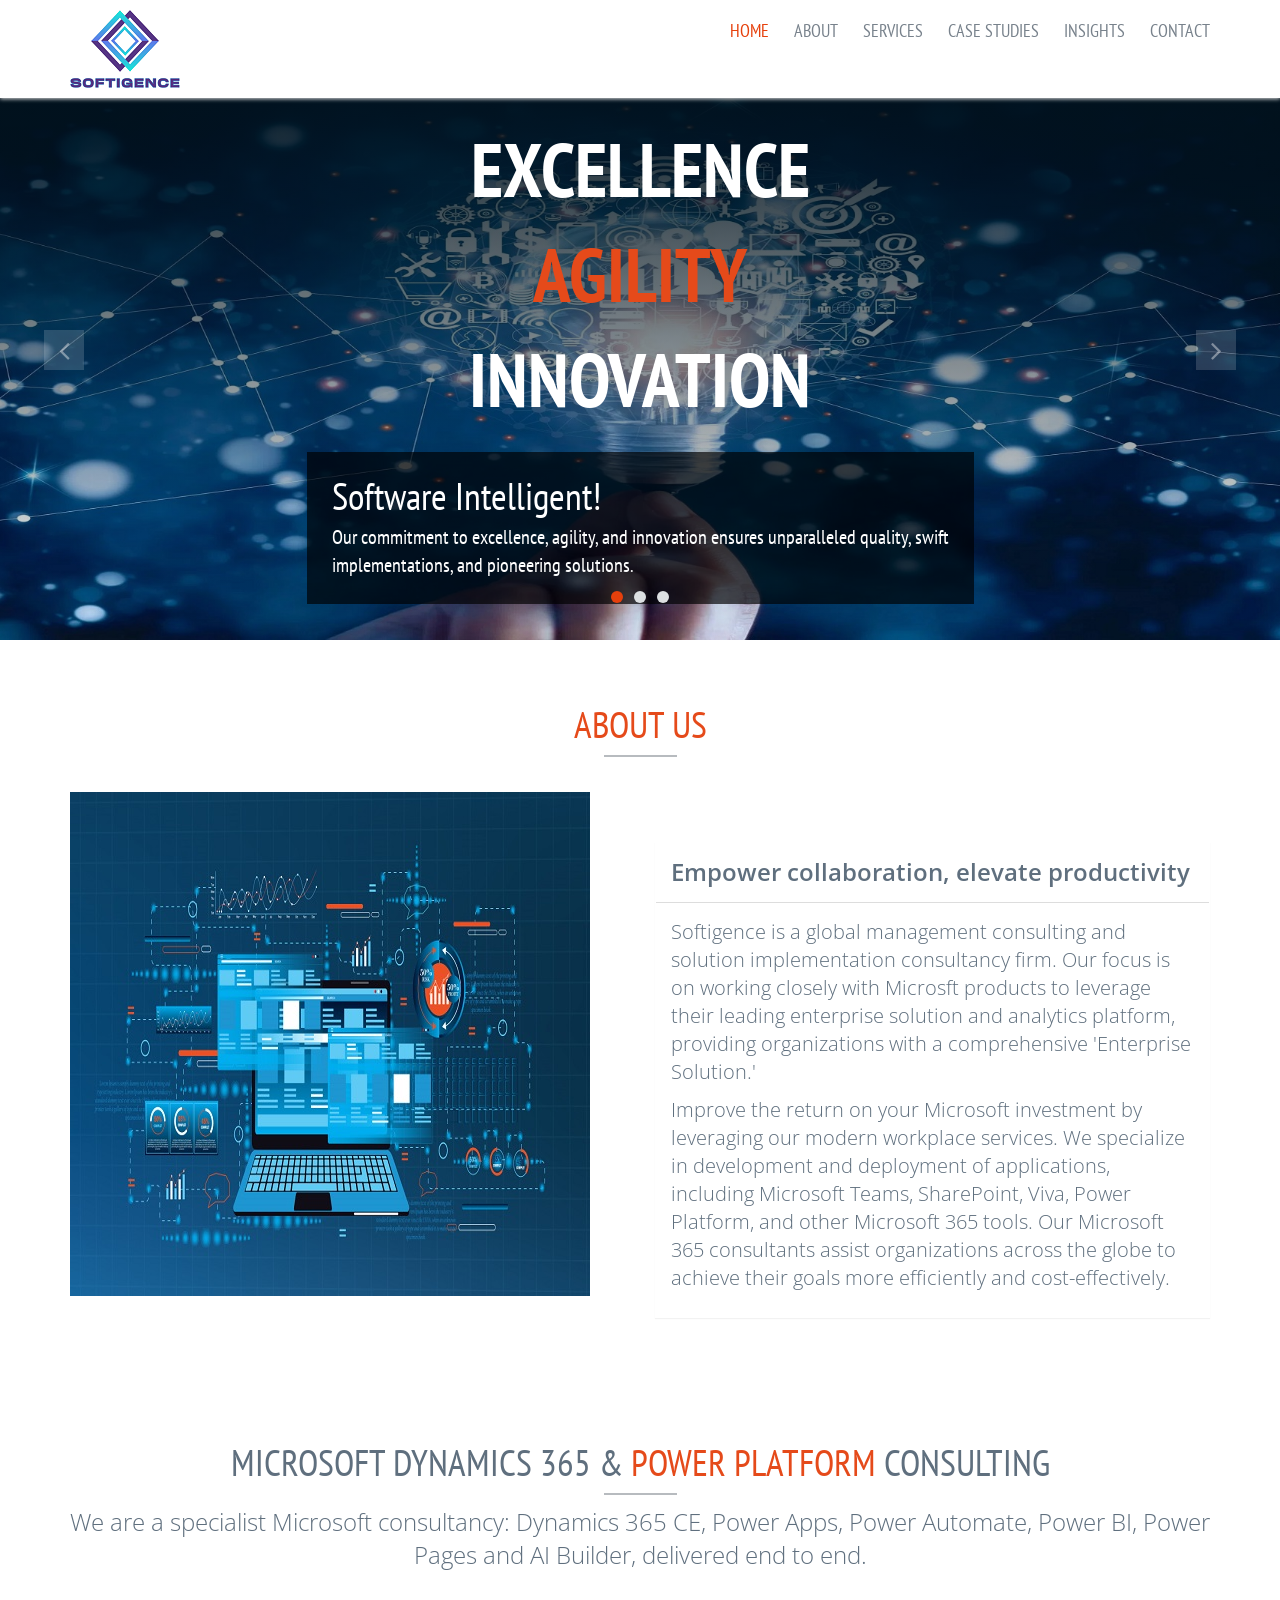
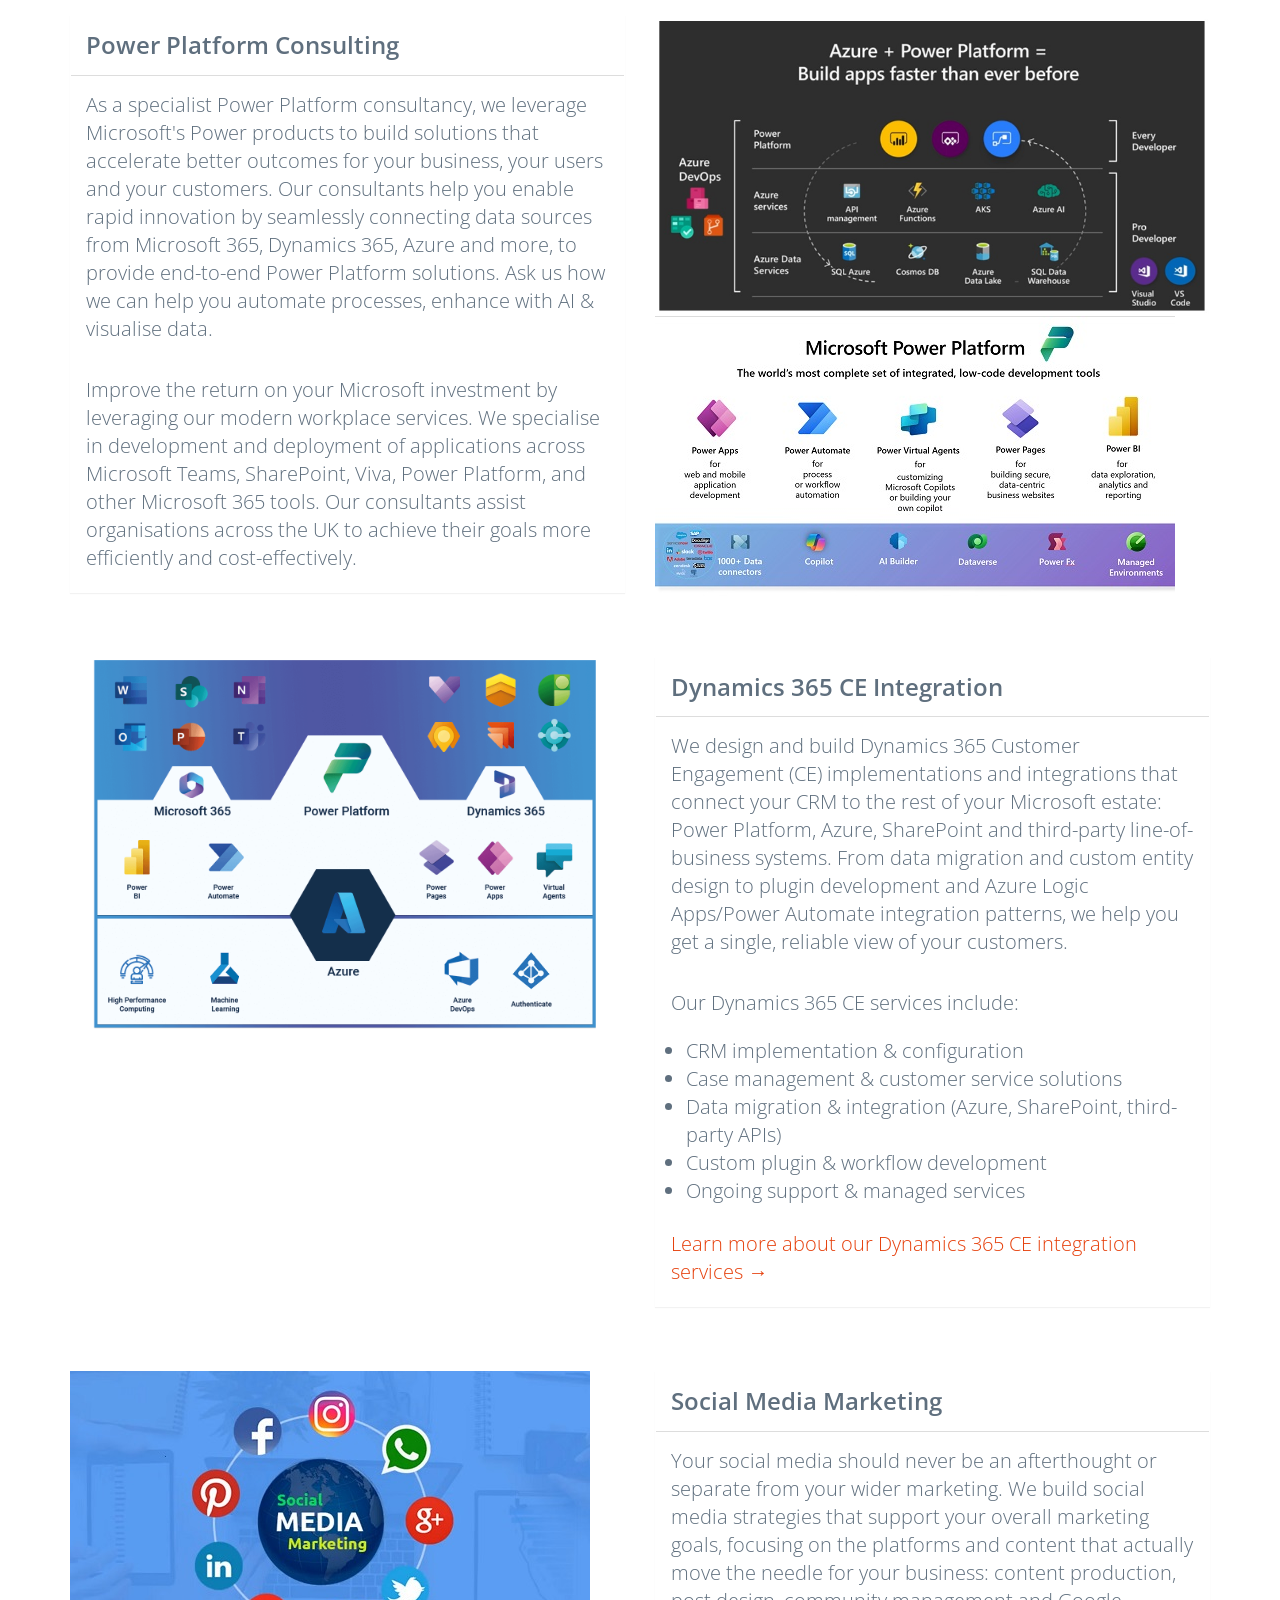
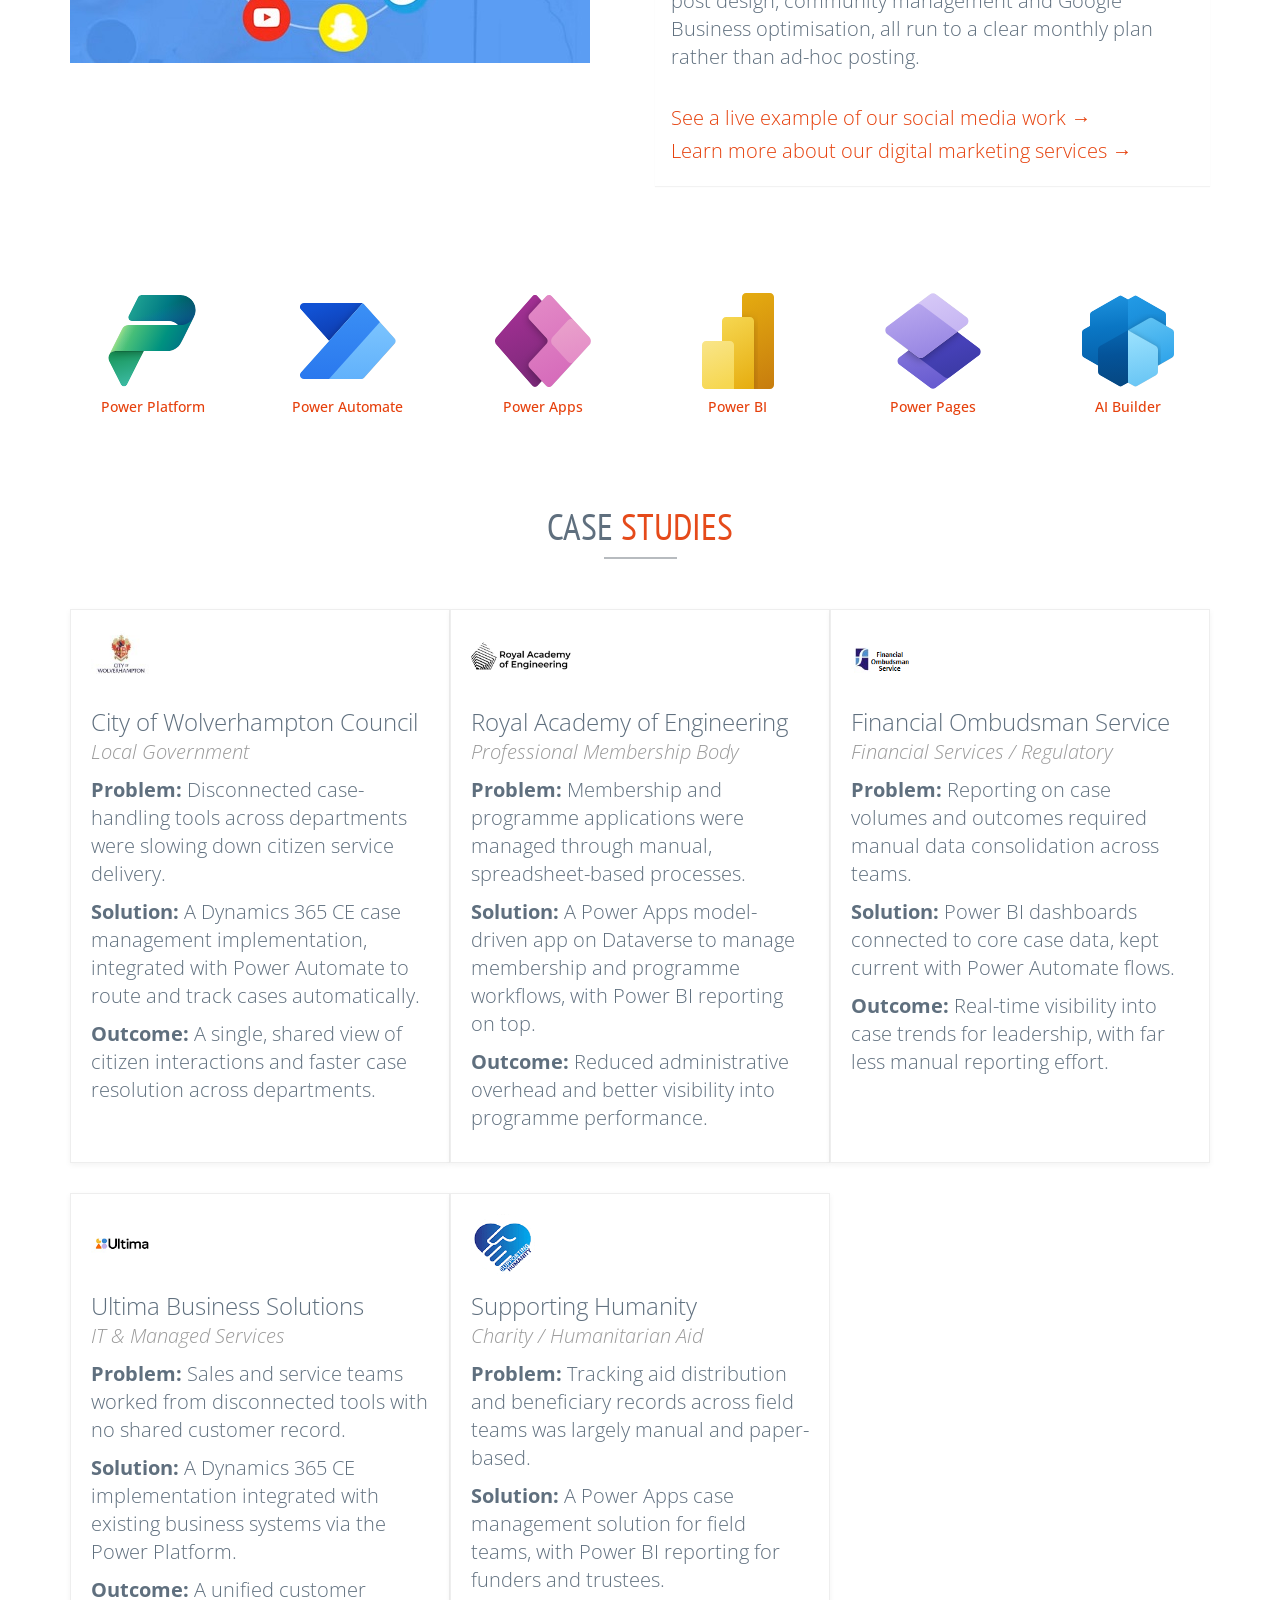
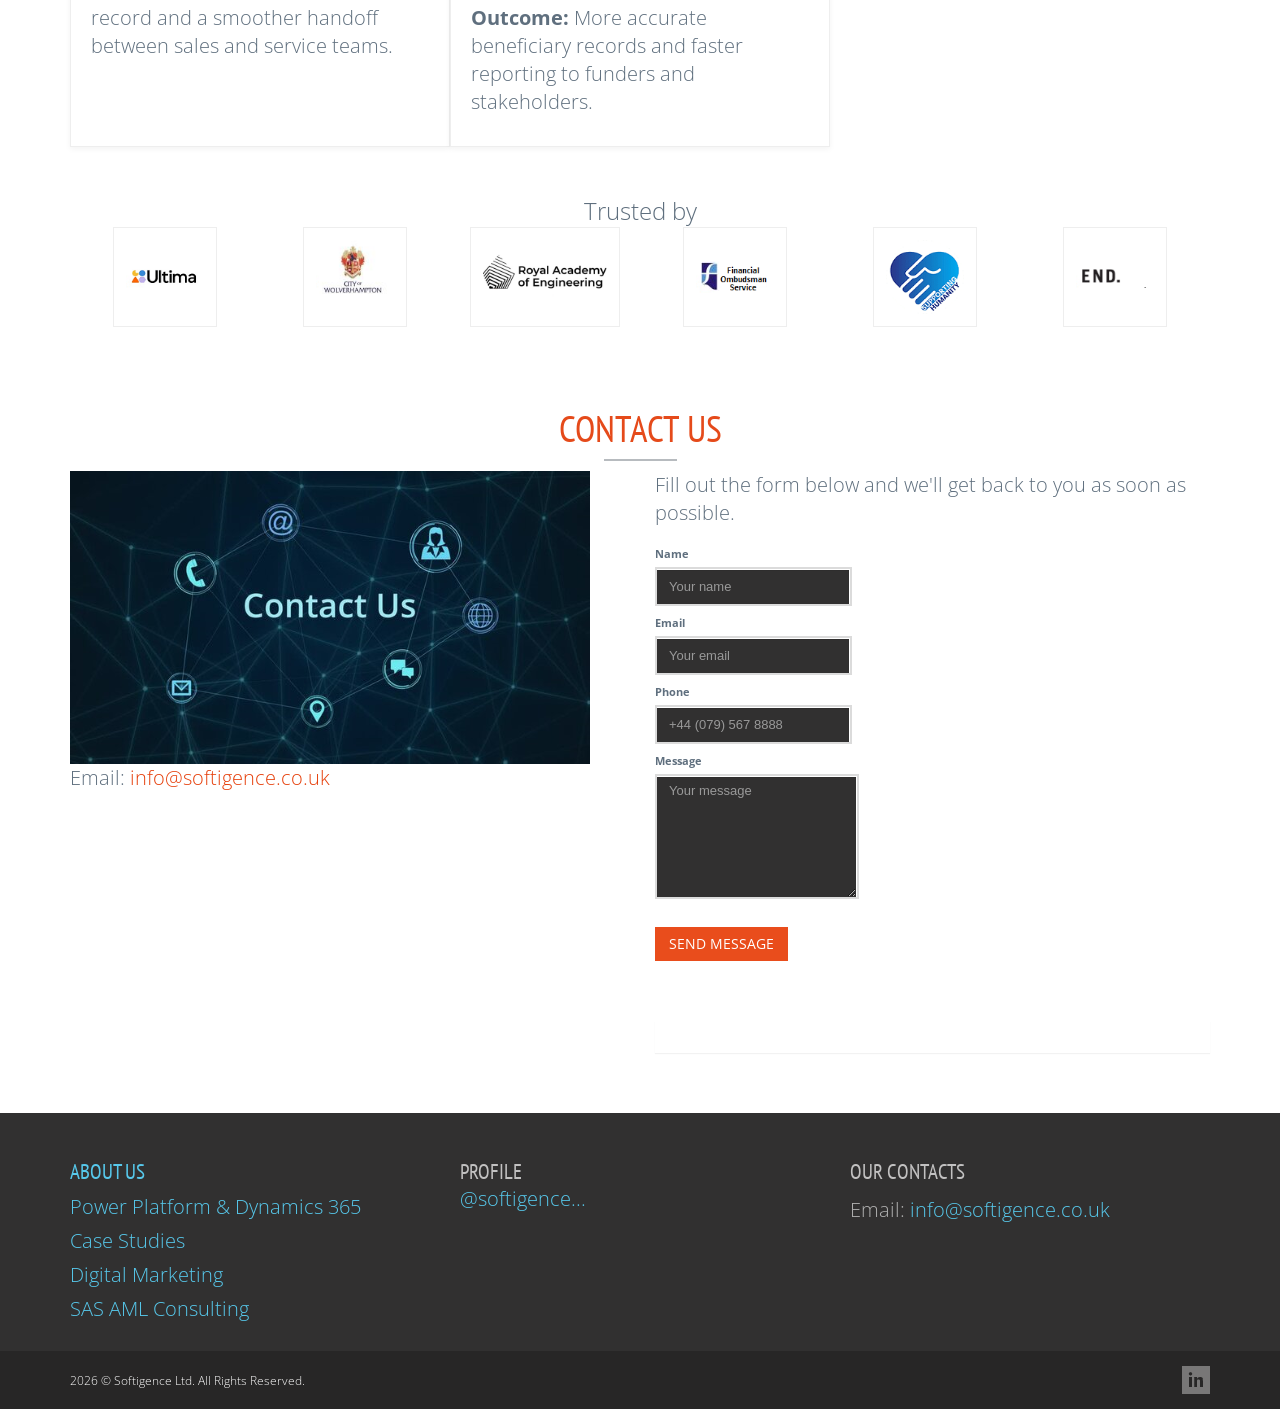
<file: index.html>
<!DOCTYPE html>
<!--
Template: Metronic Frontend Freebie - Responsive HTML Template Based On Twitter Bootstrap 3.3.4
Version: 1.0.0
Author: KeenThemes
Website: http://www.keenthemes.com/
Contact: support@keenthemes.com
Follow: www.twitter.com/keenthemes
Like: www.facebook.com/keenthemes
Purchase Premium Metronic Admin Theme: http://themeforest.net/item/metronic-responsive-admin-dashboard-template/4021469?ref=keenthemes
-->
<!--[if IE 8]> <html lang="en" class="ie8 no-js"> <![endif]-->
<!--[if IE 9]> <html lang="en" class="ie9 no-js"> <![endif]-->
<!--[if !IE]><!-->
<html lang="en">
<!--<![endif]-->

<!-- Head BEGIN -->
<head>
<meta charset="utf-8">
<title>Softigence | Microsoft Dynamics CRM Development | Dynamics 365 CRM Consultant UK | Power Platforms | Power BI</title>

<meta content="width=device-width, initial-scale=1.0" name="viewport">
<meta http-equiv="X-UA-Compatible" content="IE=edge,chrome=1">

<meta content="Softigence is a specialist Microsoft Dynamics 365 and Power Platform consultancy, delivering Power Apps, Power Automate, Power BI and CRM integration projects for UK organisations." name="description">
<meta content="Dynamics 365 consultant UK, Power Platform consultancy, Power Apps development, Power Automate, Power BI, Power Pages, AI Builder, Dynamics 365 CE integration, CRM implementation" name="keywords">
<meta content="Softigence Ltd" name="author">

<meta property="og:site_name" content="Softigence Ltd">
<meta property="og:title" content="Softigence | Microsoft Dynamics 365 &amp; Power Platform Consultancy">
<meta property="og:description" content="Softigence is a specialist Microsoft Dynamics 365 and Power Platform consultancy, delivering CRM, automation and analytics solutions for UK organisations.">
<meta property="og:type" content="website">
<meta property="og:image" content="assets/onepage/img/logo/softigence-logo.png"><!-- link to image for socio -->
<meta property="og:url" content="https://www.softigence.co.uk/">

<link rel="canonical" href="https://www.softigence.co.uk/">

<link rel="apple-touch-icon" sizes="180x180" href="assets/onepage/img/favicon/apple-touch-icon.png">
<link rel="icon" type="image/png" sizes="32x32" href="assets/onepage/img/favicon/favicon-32x32.png">
<link rel="icon" type="image/png" sizes="16x16" href="assets/onepage/img/favicon/favicon-16x16.png">
<link rel="manifest" href="assets/onepage/img/favicon/site.webmanifest">
<link rel="shortcut icon" href="assets/onepage/img/favicon/favicon.ico">
<!-- Fonts START -->
<link href="https://fonts.googleapis.com/css?family=Open+Sans:300,400,600,700|Pathway+Gothic+One|PT+Sans+Narrow:400+700|Source+Sans+Pro:200,300,400,600,700,900&amp;subset=all" rel="stylesheet" type="text/css">
<!-- Fonts END -->
<!-- Global styles BEGIN -->
<link href="assets/plugins/bootstrap/css/bootstrap.min.css" rel="stylesheet">
<link href="assets/plugins/font-awesome/css/font-awesome.min.css" rel="stylesheet">
<!-- Global styles END -->
<!-- Page level plugin styles BEGIN -->
<link href="assets/pages/css/animate.css" rel="stylesheet">
<link href="assets/plugins/fancybox/source/jquery.fancybox.css" rel="stylesheet">
<!-- Page level plugin styles END -->
<!-- Theme styles BEGIN -->
<link href="assets/pages/css/components.css" rel="stylesheet">
<link href="assets/pages/css/slider.css" rel="stylesheet">
<link href="assets/onepage/css/style.css" rel="stylesheet">
<link href="assets/onepage/css/style-responsive.css" rel="stylesheet">
<link href="assets/onepage/css/themes/red.css" rel="stylesheet" id="style-color">
<link href="assets/onepage/css/custom.css" rel="stylesheet">
<!-- Theme styles END -->
 <!-- Google tag (gtag.js) -->
<script async src="https://www.googletagmanager.com/gtag/js?id=G-LFLSM877MF"></script>
<script>
  window.dataLayer = window.dataLayer || [];
  function gtag(){dataLayer.push(arguments);}
  gtag('js', new Date());

  gtag('config', 'G-LFLSM877MF');
</script>
<script type="application/ld+json">
{
  "@context": "https://schema.org",
  "@type": "ProfessionalService",
  "name": "Softigence Ltd",
  "url": "https://www.softigence.co.uk/",
  "logo": "https://www.softigence.co.uk/assets/onepage/img/logo/softigence-logo.png",
  "image": "https://www.softigence.co.uk/assets/onepage/img/logo/softigence-logo.png",
  "description": "Softigence is a specialist Microsoft Dynamics 365 and Power Platform consultancy, delivering Power Apps, Power Automate, Power BI, Power Pages and CRM integration projects for UK organisations.",
  "email": "info@softigence.co.uk",
  "sameAs": [
    "https://www.linkedin.com/company/softigence"
  ],
  "areaServed": "GB",
  "makesOffer": [
    { "@type": "Offer", "itemOffered": { "@type": "Service", "name": "Microsoft Dynamics 365 CE Consulting" } },
    { "@type": "Offer", "itemOffered": { "@type": "Service", "name": "Power Apps Development" } },
    { "@type": "Offer", "itemOffered": { "@type": "Service", "name": "Power Automate Consulting" } },
    { "@type": "Offer", "itemOffered": { "@type": "Service", "name": "Power BI Consulting" } },
    { "@type": "Offer", "itemOffered": { "@type": "Service", "name": "Power Pages Development" } },
    { "@type": "Offer", "itemOffered": { "@type": "Service", "name": "AI Builder Consulting" } }
  ]
}
</script>
</head>
<!--DOC: menu-always-on-top class to the body element to set menu on top -->
<body class="menu-always-on-top">
    <!-- BEGIN STYLE CUSTOMIZER -->
    <!--div class="color-panel">
        <div class="color-mode-icons icon-color"></div>
        <div class="color-mode-icons icon-color-close"></div>
        <div class="color-mode">
            <p>THEME COLOR</p>
            <ul class="inline">
                <li class="color-red current color-default" data-style="red"></li>
                <li class="color-blue" data-style="blue"></li>
                <li class="color-green" data-style="green"></li>
                <li class="color-orange" data-style="orange"></li>
                <li class="color-gray" data-style="gray"></li>
                <li class="color-turquoise" data-style="turquoise"></li>
            </ul>
            <p>MENU POSITION</p>
            <select class="form-control menu-pos">
                <option value="bottom">Bottom</option>
                <option value="top">Top</option>
            </select>
        </div>
    </div-->
    <!-- END BEGIN STYLE CUSTOMIZER -->

    <!-- Header BEGIN -->
    <div class="header header-mobi-ext">
        <div class="container">
            <div class="row">
                <!-- Logo BEGIN -->
                <div class="col-md-2 col-sm-2">
                    <a class="scroll site-logo" href="#promo-block"><img src="assets/onepage/img/logo/softigence-logo.png" alt="Softigence Ltd"></a>
                </div>
                <!-- Logo END -->
                <a href="javascript:void(0);" class="mobi-toggler" aria-label="Toggle navigation menu"><i class="fa fa-bars"></i></a>
                <!-- Navigation BEGIN -->
                <div class="col-md-10 pull-right">
                    <ul class="header-navigation">
                        <li class="current"><a href="#promo-block">Home</a></li>
                        <li><a href="#about">About</a></li>
                        <li><a href="#services">Services</a></li>
                        <li><a href="#portfolio">Case Studies</a></li>
                        <li><a href="blog/index.html">Insights</a></li>
                        <!--li><a href="#team">Team</a></li-->
                        <li><a href="#contact">Contact</a></li>
                    </ul>
                </div>
                <!-- Navigation END -->
            </div>
        </div>
    </div>
    <!-- Header END -->

    <!-- Promo block BEGIN -->
    <div class="promo-block" id="promo-block">
        <h1 class="sr-only">Softigence | Microsoft Dynamics 365 &amp; Power Platform Consultancy UK</h1>
        <div id="carousel-example-generic" class="carousel slide carousel-slider" style="margin-top: 60px;">
            <!-- Indicators -->
            <ol class="carousel-indicators">
                <li data-target="#carousel-example-generic" data-slide-to="0" class="active"></li>
                <li data-target="#carousel-example-generic" data-slide-to="1"></li>
                <li data-target="#carousel-example-generic" data-slide-to="2"></li>
            </ol>

            <!-- Wrapper for slides -->
            <div class="carousel-inner" role="listbox">
                <!-- First slide -->
                <div class="item carousel-item-one active">
                    <div class="center-block">
                        <div class="center-block-wrap">
                            <div class="center-block-body">
                                <h2 class="margin-bottom-20 animate-delay carousel-title-v1" data-animation="animated fadeInDown">
                                    Excellence<br><span class="color-red">Agility</span><br>Innovation
                                </h2>
                                <div class="animated flipInX">
                                    <div class="hidden-xs">
                                        <!--i class="promo-like fa fa-thumbs-up"></i-->
                                        <div class="promo-like-text">
                                            <h2>Software Intelligent!</h2>
                                            <p>Our commitment to excellence, agility, and innovation ensures unparalleled quality, swift<br> implementations, and pioneering solutions.</p>
                                        </div>
                                    </div>
                                </div>
                            </div>
                        </div>
                    </div>
                </div>
                
                <!-- Second slide -->
                <div class="item carousel-item-two">
                    <div class="center-block">
                        <div class="center-block-wrap">
                            <div class="center-block-body">
                                <!--h2 class="carousel-position-one animate-delay carousel-title-v1" data-animation="animated fadeInDown"-->
                                <h2 class="margin-bottom-20 animate-delay carousel-title-v1" data-animation="animated fadeInDown">
                                    Extremely<br><span class="color-red">Responsive</span><br>Design
                                </h2>
                                <!--img class="carousel-position-two hidden-sm hidden-xs animate-delay" src="assets/onepage/img/slider/Slide2_iphone_left.png" alt="Iphone" data-animation="animated fadeInUp">
                                <img class="carousel-position-three hidden-sm hidden-xs animate-delay" src="assets/onepage/img/slider/Slide2_iphone_right.png" alt="Iphone" data-animation="animated fadeInUp"-->
                            </div>
                        </div>
                    </div>
                </div>

                <!-- Third slide -->
                <div class="item carousel-item-three">
                    <div class="center-block">
                        <div class="center-block-wrap">
                            <div class="center-block-body">
                                <!--h3 class="margin-bottom-20 animate-delay carousel-title-v2" data-animation="animated fadeInDown">
                                    The clearest way into the Universe <br/> is through a forest wilderness.
                                </h3>
                                <span class="carousel-subtitle-v1">John Muir</span Intelligent solution experts-->
                                    <h2 class="margin-bottom-20 animate-delay carousel-title-v1" data-animation="animated fadeInDown">
                                        Intelligent<br><span class="color-red">Solution</span><br>Experts
                                    </h2>
                            </div>
                        </div>
                    </div>
                </div>
            </div>

            <!-- Controls -->
            <a class="left carousel-control" href="#carousel-example-generic" role="button" data-slide="prev">
                <i class="fa fa-angle-left" aria-hidden="true"></i>
            </a>
            <a class="right carousel-control" href="#carousel-example-generic" role="button" data-slide="next">
                <i class="fa fa-angle-right" aria-hidden="true"></i>
            </a>
        </div>
    </div>
    <!-- Promo block END -->
      <!-- Abount us new -->
    <div class="choose-us-block content text-center margin-bottom-40" id="about">
        <div class="container">
            <h2><strong>About Us</strong></h2>
            <h4></h4>
            <!--h4>Lorem ipsum dolor sit amet, <a href="javascript:void(0);">consectetuer adipiscing</a> elit, sed diam nonummy<br> nibh euismod tincidunt ut laoreet dolore magna aliquam erat volutpat.</h4-->
            <div class="row">
                <div class="col-md-6 col-sm-6 col-xs-12 text-left">
                    <img src="assets/onepage/img/about-us.jpg" alt="Why to choose us" class="img-responsive" loading="lazy">
                </div>
                <div class="col-md-6 col-sm-6 col-xs-12 text-left">
                    <div class="panel-group" id="accordion1">
                        <div class="panel">
                            <div class="panel-heading">
                                <h5 class="panel-title">
                                    <a class="accordion-toggle" data-toggle="collapse" data-parent="#accordion1" href="#accordion1_1">Empower collaboration, elevate productivity</a>
                                </h5>
                            </div>
                            <div id="accordion1_1" class="panel-collapse">
                                <div class="panel-body">
                                    <p>Softigence is a global management consulting and solution implementation consultancy firm. 
                                        Our focus is on working closely with Microsft products to leverage their leading enterprise solution 
                                        and analytics platform, providing organizations with a comprehensive 'Enterprise Solution.'</p>
                                        <p>Improve the return on your Microsoft investment by leveraging our modern workplace services. We specialize in 
                                            development and deployment of applications, including Microsoft Teams, SharePoint, Viva, Power Platform, and other Microsoft 365 tools. Our Microsoft 365 consultants 
                                            assist organizations across the globe to achieve their goals more efficiently and cost-effectively.</p>
                                </div>
                            </div>
                        </div>
                        
                    </div>
                </div>
            </div>
        </div>
    </div>
     <!-- Abount us new End-->   

    <!-- Services block BEGIN -->
    <div class="services-block content content-center" id="services">
        <div class="container">
            <h2>Microsoft Dynamics 365 &amp; <strong>Power Platform</strong> Consulting</h2>
            <h4>We are a specialist Microsoft consultancy: Dynamics 365 CE, Power Apps, Power Automate, Power BI, Power Pages and AI Builder, delivered end to end.</h4>
            <div class="row">
                <div class="col-md-6 col-sm-6 col-xs-12 text-left">
                    <div class="panel-group" id="accordion1">
                        <div class="panel">
                            <div class="panel-heading">
                                <h5 class="panel-title">
                                    <a class="accordion-toggle" data-toggle="collapse" data-parent="#accordion1" href="#accordion1_1">Power Platform Consulting</a>
                                </h5>
                            </div>
                            <div id="accordion1_1" class="panel-collapse">
                                <div class="panel-body">
                                    <p>As a specialist Power Platform consultancy, we leverage Microsoft's Power products to build solutions that accelerate better outcomes for your business, your users and your customers.
                                        Our consultants help you enable rapid innovation by seamlessly connecting data sources from Microsoft 365, Dynamics 365, Azure and more, to provide end-to-end Power Platform solutions.
                                        Ask us how we can help you automate processes, enhance with AI &amp; visualise data.</p>
                                        <br>
                                        <p>Improve the return on your Microsoft investment by leveraging our modern workplace services. We specialise in
                                            development and deployment of applications across Microsoft Teams, SharePoint, Viva, Power Platform, and other Microsoft 365 tools. Our consultants
                                            assist organisations across the UK to achieve their goals more efficiently and cost-effectively.</p>
                                </div>
                            </div>
                        </div>

                    </div>
                </div>
                <div class="col-md-6 col-sm-6 col-xs-12 text-left">
                    <img src="assets/onepage/img/pp1.png" alt="Power Platform consulting overview" class="img-responsive" loading="lazy">
                    <img src="assets/onepage/img/MicrosoftPowerPlatform520-2.jpg" alt="Microsoft Power Platform architecture diagram" class="img-responsive" loading="lazy">
                </div>
            </div>
            <div class="row">
                <div class="col-md-6 col-sm-6 col-xs-12 text-left">
                    <img src="assets/onepage/img/power-plaform-dynamics.png" alt="Dynamics 365 CE integration with the Power Platform" class="img-responsive" loading="lazy">
                </div>
                <div class="col-md-6 col-sm-6 col-xs-12 text-left">
                    <div class="panel-group" id="accordion1">
                        <div class="panel">
                            <div class="panel-heading">
                                <h5 class="panel-title">
                                    <a class="accordion-toggle" data-toggle="collapse" data-parent="#accordion1" href="#accordion1_1">Dynamics 365 CE Integration</a>
                                </h5>
                            </div>
                            <div id="accordion1_1" class="panel-collapse">
                                <div class="panel-body">
                                    <p>We design and build Dynamics 365 Customer Engagement (CE) implementations and integrations that connect your CRM to the rest of your Microsoft estate:
                                        Power Platform, Azure, SharePoint and third-party line-of-business systems. From data migration and custom entity design to
                                        plugin development and Azure Logic Apps/Power Automate integration patterns, we help you get a single, reliable view of your customers.</p>
                                        <br>
                                        <p>Our Dynamics 365 CE services include:</p>
                                            <ul class="panel-body">
                                                <li>CRM implementation &amp; configuration</li>
                                                <li>Case management &amp; customer service solutions</li>
                                                <li>Data migration &amp; integration (Azure, SharePoint, third-party APIs)</li>
                                                <li>Custom plugin &amp; workflow development</li>
                                                <li>Ongoing support &amp; managed services</li>
                                            </ul>
                                        <p><a href="dynamics-365-integration.html">Learn more about our Dynamics 365 CE integration services &rarr;</a></p>
                                </div>
                            </div>
                        </div>

                    </div>
                </div>
            </div>
            <div class="row">
                <div class="col-md-6 col-sm-6 col-xs-12 text-left">
                    <img src="assets/onepage/img/socialmediamarketing.jpg" alt="Social media marketing" class="img-responsive" loading="lazy">
                </div>
                <div class="col-md-6 col-sm-6 col-xs-12 text-left">
                    <div class="panel-group" id="accordion1">
                        <div class="panel">
                            <div class="panel-heading">
                                <h5 class="panel-title">
                                    <a class="accordion-toggle" data-toggle="collapse" data-parent="#accordion1" href="#accordion1_1">Social Media Marketing</a>
                                </h5>
                            </div>
                            <div id="accordion1_1" class="panel-collapse">
                                <div class="panel-body">
                                    <p>Your social media should never be an afterthought or separate from your wider marketing. We build social media strategies that support your overall marketing goals,
                                        focusing on the platforms and content that actually move the needle for your business: content production, post design, community management and Google Business
                                        optimisation, all run to a clear monthly plan rather than ad-hoc posting.</p>
                                        <br>
                                        <p><a href="socialmedia/index.html" target="_blank" rel="noopener">See a live example of our social media work &rarr;</a></p>
                                        <p><a href="digital-marketing.html">Learn more about our digital marketing services &rarr;</a></p>
                                </div>
                            </div>
                        </div>

                    </div>
                </div>
            </div>
        </div>
    </div>
    <!-- Services block END -->
    <div class="partners-block">
    <div class="container">
        <div class="row">
            <div class="col-md-2 col-sm-3 col-xs-8">
                <a href="power-platform.html">
                    <img src="assets/onepage/img/PPIcons/PowerPlatform_scalable.svg" alt="Power Platform consulting services" loading="lazy">
                    <h5>Power Platform</h5>
                </a>
            </div>
            <div class="col-md-2 col-sm-3 col-xs-8">
                <a href="power-automate.html">
                    <img src="assets/onepage/img/PPIcons/PowerAutomate_scalable.svg" alt="Power Automate consulting services" loading="lazy">
                    <h5>Power Automate</h5>
                </a>
            </div>
            <div class="col-md-2 col-sm-3 col-xs-8">
                <a href="power-apps.html">
                    <img src="assets/onepage/img/PPIcons/PowerApps_scalable.svg" alt="Power Apps development services" loading="lazy">
                    <h5>Power Apps</h5>
                </a>
            </div>
            <div class="col-md-2 col-sm-3 col-xs-8">
                <a href="power-bi.html">
                    <img src="assets/onepage/img/PPIcons/PowerBI_scalable.svg" alt="Power BI consulting services" loading="lazy">
                    <h5>Power BI</h5>
                </a>
            </div>

            <div class="col-md-2 col-sm-3 col-xs-8">
                <a href="power-pages.html">
                    <img src="assets/onepage/img/PPIcons/PowerPages_scalable.svg" alt="Power Pages development services" loading="lazy">
                    <h5>Power Pages</h5>
                </a>
            </div>
            <div class="col-md-2 col-sm-3 col-xs-8">
                <a href="ai-builder.html">
                    <img src="assets/onepage/img/PPIcons/AIBuilder_scalable.svg" alt="AI Builder consulting services" loading="lazy">
                    <h5>AI Builder</h5>
                </a>
            </div>
        </div>
    </div>
</div>

    <!-- Team block BEGIN -->
    <!--div class="team-block content content-center margin-bottom-40" id="team">
        <div class="container">
            <h2>Meet <strong>the team</strong></h2>
            <h4></h4>
            <div class="row">
                <div class="col-md-4 item">
                    <img src="assets/onepage/img/people/img6-large.jpg" alt="Marcus Doe" class="img-responsive" loading="lazy">
                    <h3>Marcus Doe</h3>
                    <em>Founder</em>
                    <p></p>
                    <div class="tb-socio">
                        <a href="javascript:void(0);" class="fa fa-facebook"></a>
                        <a href="javascript:void(0);" class="fa fa-twitter"></a>
                        <a href="javascript:void(0);" class="fa fa-google-plus"></a>
                    </div>
                </div>
                <div class="col-md-4 item">
                    <img src="assets/onepage/img/people/img7-large.jpg" alt="Elena Taylor" class="img-responsive" loading="lazy">
                    <h3>Elena Taylor</h3>
                    <em>Designer</em>
                    <p></p>
                    <div class="tb-socio">
                        <a href="javascript:void(0);" class="fa fa-facebook"></a>
                        <a href="javascript:void(0);" class="fa fa-twitter"></a>
                        <a href="javascript:void(0);" class="fa fa-google-plus"></a>
                    </div>
                </div>
                <div class="col-md-4 item">
                    <img src="assets/onepage/img/people/img8-large.jpg" alt="Cris Nilson" class="img-responsive" loading="lazy">
                    <h3>Cris Nilson</h3>
                    <em>Developer</em>
                    <p></p>
                    <div class="tb-socio">
                        <a href="javascript:void(0);" class="fa fa-facebook"></a>
                        <a href="javascript:void(0);" class="fa fa-twitter"></a>
                        <a href="javascript:void(0);" class="fa fa-google-plus"></a>
                    </div>
                </div>
            </div>
        </div>
    </div-->
    <!-- Team block END -->

    <!-- Portfolio block BEGIN -->
    <!-- DRAFT CONTENT: the case study problem/solution/outcome copy below is illustrative, based on the client
         relationships already represented by the partner logos elsewhere on this page. Verify the specifics with
         each client and get sign-off before this goes live. -->
    <div class="portfolio-block content content-center" id="portfolio">
        <div class="container">
            <h2 class="margin-bottom-50">Case <strong>studies</strong></h2>
            <div class="row case-studies-row">
                <div class="col-md-4 col-sm-6 col-xs-12 case-study">
                    <img src="assets/onepage/img/partners/wolver.png" alt="City of Wolverhampton Council logo" class="img-responsive" loading="lazy">
                    <h4>City of Wolverhampton Council</h4>
                    <em>Local Government</em>
                    <p><strong>Problem:</strong> Disconnected case-handling tools across departments were slowing down citizen service delivery.</p>
                    <p><strong>Solution:</strong> A Dynamics 365 CE case management implementation, integrated with Power Automate to route and track cases automatically.</p>
                    <p><strong>Outcome:</strong> A single, shared view of citizen interactions and faster case resolution across departments.</p>
                </div>
                <div class="col-md-4 col-sm-6 col-xs-12 case-study">
                    <img src="assets/onepage/img/partners/RAE.png" alt="Royal Academy of Engineering logo" class="img-responsive" loading="lazy">
                    <h4>Royal Academy of Engineering</h4>
                    <em>Professional Membership Body</em>
                    <p><strong>Problem:</strong> Membership and programme applications were managed through manual, spreadsheet-based processes.</p>
                    <p><strong>Solution:</strong> A Power Apps model-driven app on Dataverse to manage membership and programme workflows, with Power BI reporting on top.</p>
                    <p><strong>Outcome:</strong> Reduced administrative overhead and better visibility into programme performance.</p>
                </div>
                <div class="col-md-4 col-sm-6 col-xs-12 case-study">
                    <img src="assets/onepage/img/partners/fos.png" alt="Financial Ombudsman Service logo" class="img-responsive" loading="lazy">
                    <h4>Financial Ombudsman Service</h4>
                    <em>Financial Services / Regulatory</em>
                    <p><strong>Problem:</strong> Reporting on case volumes and outcomes required manual data consolidation across teams.</p>
                    <p><strong>Solution:</strong> Power BI dashboards connected to core case data, kept current with Power Automate flows.</p>
                    <p><strong>Outcome:</strong> Real-time visibility into case trends for leadership, with far less manual reporting effort.</p>
                </div>
                <div class="col-md-4 col-sm-6 col-xs-12 case-study">
                    <img src="assets/onepage/img/partners/ultima.png" alt="Ultima Business Solutions logo" class="img-responsive" loading="lazy">
                    <h4>Ultima Business Solutions</h4>
                    <em>IT &amp; Managed Services</em>
                    <p><strong>Problem:</strong> Sales and service teams worked from disconnected tools with no shared customer record.</p>
                    <p><strong>Solution:</strong> A Dynamics 365 CE implementation integrated with existing business systems via the Power Platform.</p>
                    <p><strong>Outcome:</strong> A unified customer record and a smoother handoff between sales and service teams.</p>
                </div>
                <div class="col-md-4 col-sm-6 col-xs-12 case-study">
                    <img src="assets/onepage/img/partners/supportinghumanity.png" alt="Supporting Humanity logo" class="img-responsive" loading="lazy">
                    <h4>Supporting Humanity</h4>
                    <em>Charity / Humanitarian Aid</em>
                    <p><strong>Problem:</strong> Tracking aid distribution and beneficiary records across field teams was largely manual and paper-based.</p>
                    <p><strong>Solution:</strong> A Power Apps case management solution for field teams, with Power BI reporting for funders and trustees.</p>
                    <p><strong>Outcome:</strong> More accurate beneficiary records and faster reporting to funders and stakeholders.</p>
                </div>
            </div>
        </div>

         <!-- Partners block BEGIN -->
    <div class="partners-block trusted-by-block">
        <div class="container">
            <h4 class="text-center">Trusted by</h4>
            <div class="row">
                <div class="col-md-2 col-sm-3 col-xs-6">
                    <img src="assets/onepage/img/partners/ultima.png" alt="Ultima Business Solutions" loading="lazy">
                </div>
                <div class="col-md-2 col-sm-3 col-xs-6">
                    <img src="assets/onepage/img/partners/wolver.png" alt="City of Wolverhampton Council" loading="lazy">
                </div>
                <div class="col-md-2 col-sm-3 col-xs-6">
                    <img src="assets/onepage/img/partners/RAE.png" alt="Royal Academy of Engineering" loading="lazy">
                </div>
                <div class="col-md-2 col-sm-3 col-xs-6">
                    <img src="assets/onepage/img/partners/fos.png" alt="Financial Ombudsman Service" loading="lazy">
                </div>
                <div class="col-md-2 col-sm-3 col-xs-6">
                    <img src="assets/onepage/img/partners/supportinghumanity.png" alt="Supporting Humanity" loading="lazy">
                </div>
                <div class="col-md-2 col-sm-3 col-xs-6">
                    <img src="assets/onepage/img/partners/end.png" alt="End Clothing" loading="lazy">
                </div>
            </div>
        </div>
    </div>
    <!-- Partners block END -->
    </div>
    <!-- Portfolio block END -->

    <!-- Choose us block BEGIN -->
    
    <!-- Choose us block END -->

    <!-- Checkout block BEGIN -->
    
    <!-- Checkout block END -->

    <!-- Facts block BEGIN -->
   
    <!-- Facts block END -->

    
    <!-- Prices block END -->

    <!-- Testimonials block BEGIN -->
   
    <!-- Testimonials block END -->

   
    <!-- Contact us new -->
    <div class="choose-us-block content text-center margin-bottom-40" id="contact">
        <div class="container">
            <h2><strong>Contact Us</strong></h2>
            <!--h4>Lorem ipsum dolor sit amet, <a href="javascript:void(0);">consectetuer adipiscing</a> elit, sed diam nonummy<br> nibh euismod tincidunt ut laoreet dolore magna aliquam erat volutpat.</h4-->
            <div class="row">
                <div class="col-md-6 col-sm-6 col-xs-12 text-left">
                    <img src="assets/onepage/img/contact-us.png" alt="Contact Softigence" class="img-responsive" loading="lazy">
                    <address class="margin-bottom-20">
                        Email: <a href="mailto:info@softigence.co.uk">info@softigence.co.uk</a>
                    </address>
                </div>
                <div class="col-md-6 col-sm-6 col-xs-12 text-left">
                    <p>Fill out the form below and we'll get back to you as soon as possible.</p>
                    <div>
                        <form class="contact-form" action="https://api.web3forms.com/submit" id="form" method="POST">
                                  
                            <input type="hidden" name="access_key" value="aeab9fa4-b053-4934-8db3-4ccf2aae3359" />
                            <input type="hidden" name="subject" value="New Contact Form Submission from Web3Forms" />
                            <input type="hidden" name="from_name" value="https://www.softigence.co.uk" />
                            <!-- More custom ization options available in the docs: https://docs.web3forms.com -->
                        
                            <div class="contactus-form-box">
                              <label for="name" class="form-label">Name</label>
                              
                              <div class="input-group">                             
                                <input id="name" name="name" class="form-control" placeholder="Your name" type="text" required/>
                              </div>
                              <label for="name" class="form-label">Email</label>
                              <div class="input-group">                            
                                <input id="email" name="email" class="form-control" placeholder="Your email" type="email" required/>
                              </div>
                              <label for="name" class="form-label">Phone</label>
                              <div class="input-group">                              
                                <input id="phone" name="phone" class="form-control" placeholder="+44 (079) 567 8888" type="text" />
                              </div>
                              <label for="name" class="form-label">Message</label>
                              <div class="input-group">                              
                                <textarea class="form-control" id="message" name="message" placeholder="Your message" required></textarea>
                              </div>
                            </div>
                            <br>
                            <button class="btn btn-primary" type="submit">Send Message</button>
                            <p class="text-base text-center text-gray-400" id="result"></p>
                          </form>   
                    </div>
                    <div class="panel-group" id="accordion1">
                        <div class="panel">
                            <div id="accordion1_2" class="panel-collapse">
                                <div class="panel-body">   
                                </div>
                            </div>
                        </div>
                        
                    </div>
                </div>
            </div>
        </div>
    </div>
     <!-- Contact us new End-->   

    <!-- BEGIN PRE-FOOTER -->
    <div class="pre-footer" id="footer">
        <div class="container">
            <div class="row">
                <!-- BEGIN BOTTOM ABOUT BLOCK -->
                <div class="col-md-4 col-sm-6 pre-footer-col">
                    <h2><a href="#about">About us</a></h2>
                    <ul class="footer-links">
                        <li><a href="#services">Power Platform &amp; Dynamics 365</a></li>
                        <li><a href="#portfolio">Case Studies</a></li>
                        <li><a href="digital-marketing.html">Digital Marketing</a></li>
                        <li><a href="aml-consulting.html">SAS AML Consulting</a></li>
                    </ul>
                </div>
                <!-- END BOTTOM ABOUT BLOCK -->
                <!-- BEGIN TWITTER BLOCK -->
                <div class="col-md-4 col-sm-6 pre-footer-col">
                    <h2 class="margin-bottom-0">Profile</h2>
                    <a class="twitter-timeline" href="https://www.linkedin.com/company/softigence" target="_blank" data-tweet-limit="2" data-theme="dark" data-link-color="#57C8EB" data-widget-id="455411516829736961" data-chrome="noheader nofooter noscrollbar noborders transparent">@softigence...</a>
                </div>
                <!-- END TWITTER BLOCK -->
                <div class="col-md-4 col-sm-6 pre-footer-col">
                    <!-- BEGIN BOTTOM CONTACTS -->
                    <h2>Our Contacts</h2>
                    <address class="margin-bottom-20">
                        Email: <a href="mailto:info@softigence.co.uk">info@softigence.co.uk</a>
                    </address>
                </div>
            </div>
        </div>
    </div>
    <!-- END PRE-FOOTER -->

    <!-- BEGIN FOOTER -->
    <div class="footer">
        <div class="container">
            <div class="row">
                <!-- BEGIN COPYRIGHT -->
                <div class="col-md-6 col-sm-6">
                    <div class="copyright"><span id="copyright-year"></span> © Softigence Ltd. All Rights Reserved.</div>
                </div>
                <!-- END COPYRIGHT -->
                <!-- BEGIN SOCIAL ICONS -->
                <div class="col-md-6 col-sm-6 text-right">
                    <ul class="social-icons">
                        <li><a class="linkedin" data-original-title="linkedin" aria-label="Softigence on LinkedIn" target="_blank" rel="noopener" href="https://www.linkedin.com/company/softigence"></a></li>
                    </ul>
                </div>
                <!-- END SOCIAL ICONS -->
            </div>
        </div>
    </div>
    <!-- END FOOTER -->
    <a href="#promo-block" class="go2top scroll"><i class="fa fa-arrow-up"></i></a>

<!--[if lt IE 9]>
<script src="assets/plugins/respond.min.js"></script>
<![endif]-->
<!-- Load JavaScripts at the bottom, because it will reduce page load time -->
<!-- Core plugins BEGIN (For ALL pages) -->
<script src="assets/plugins/jquery.min.js" type="text/javascript"></script>
<script src="assets/plugins/jquery-migrate.min.js" type="text/javascript"></script>
<script src="assets/plugins/bootstrap/js/bootstrap.min.js" type="text/javascript"></script>
<!-- Core plugins END (For ALL pages) -->
<!-- Core plugins BEGIN (required only for current page) -->
<script src="assets/plugins/fancybox/source/jquery.fancybox.pack.js" type="text/javascript"></script><!-- pop up -->
<script src="assets/plugins/jquery.easing.js"></script>
<script src="assets/plugins/jquery.parallax.js"></script>
<script src="assets/plugins/jquery.scrollTo.min.js"></script>
<script src="assets/onepage/scripts/jquery.nav.js"></script>
<!-- Core plugins END (required only for current page) -->
<!-- Global js BEGIN -->
<script src="assets/onepage/scripts/layout.js" type="text/javascript"></script>
<script src="assets/pages/scripts/bs-carousel.js" type="text/javascript"></script>
<script>
    jQuery(document).ready(function() {
        Layout.init();
    });
</script>
<script src="assets/pages/scripts/contact-us.js" type="text/javascript"></script>
<script>
    document.getElementById('copyright-year').textContent = new Date().getFullYear();
</script>
<!-- Global js END -->
</body>
</html>
</file>
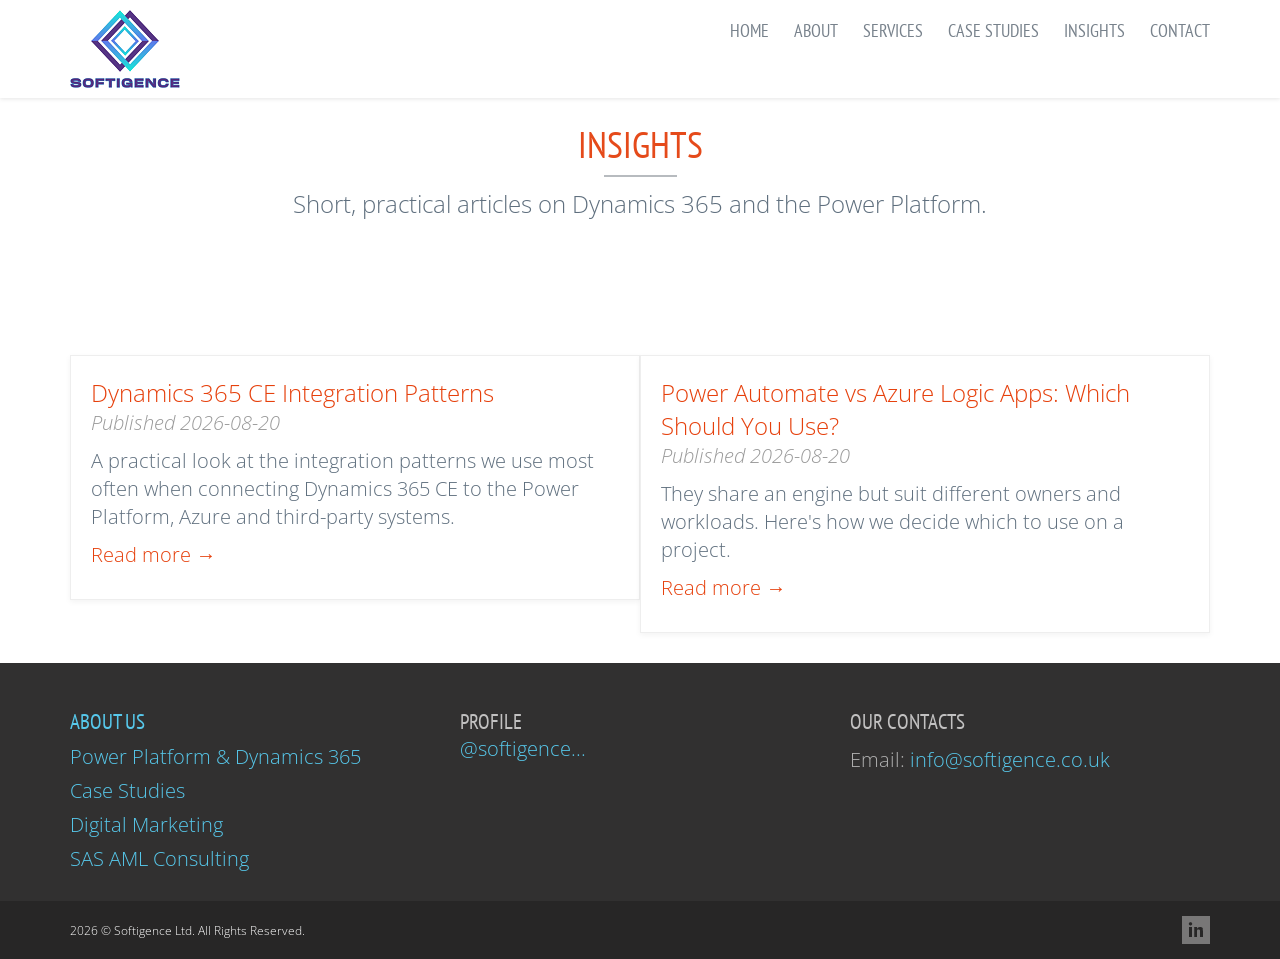
<file: blog/index.html>
<!DOCTYPE html>
<html lang="en">
<head>
<meta charset="utf-8">
<title>Insights | Softigence</title>

<meta content="width=device-width, initial-scale=1.0" name="viewport">
<meta http-equiv="X-UA-Compatible" content="IE=edge,chrome=1">

<meta content="Technical articles on Dynamics 365 CE integration, Power Automate, Power Platform and Microsoft consulting from Softigence." name="description">
<meta content="Dynamics 365 blog, Power Platform blog, Microsoft consulting insights" name="keywords">
<meta content="Softigence Ltd" name="author">

<meta property="og:site_name" content="Softigence Ltd">
<meta property="og:title" content="Insights | Softigence">
<meta property="og:description" content="Technical articles on Dynamics 365 CE integration, Power Automate, Power Platform and Microsoft consulting from Softigence.">
<meta property="og:type" content="website">
<meta property="og:image" content="../assets/onepage/img/logo/softigence-logo.png">
<meta property="og:url" content="https://www.softigence.co.uk/blog/index.html">

<link rel="canonical" href="https://www.softigence.co.uk/blog/index.html">

<link rel="apple-touch-icon" sizes="180x180" href="../assets/onepage/img/favicon/apple-touch-icon.png">
<link rel="icon" type="image/png" sizes="32x32" href="../assets/onepage/img/favicon/favicon-32x32.png">
<link rel="icon" type="image/png" sizes="16x16" href="../assets/onepage/img/favicon/favicon-16x16.png">
<link rel="manifest" href="../assets/onepage/img/favicon/site.webmanifest">
<link rel="shortcut icon" href="../assets/onepage/img/favicon/favicon.ico">
<!-- Fonts START -->
<link href="https://fonts.googleapis.com/css?family=Open+Sans:300,400,600,700|Pathway+Gothic+One|PT+Sans+Narrow:400+700|Source+Sans+Pro:200,300,400,600,700,900&amp;subset=all" rel="stylesheet" type="text/css">
<!-- Fonts END -->
<link href="../assets/plugins/bootstrap/css/bootstrap.min.css" rel="stylesheet">
<link href="../assets/plugins/font-awesome/css/font-awesome.min.css" rel="stylesheet">
<link href="../assets/pages/css/animate.css" rel="stylesheet">
<link href="../assets/plugins/fancybox/source/jquery.fancybox.css" rel="stylesheet">
<link href="../assets/pages/css/components.css" rel="stylesheet">
<link href="../assets/pages/css/slider.css" rel="stylesheet">
<link href="../assets/onepage/css/style.css" rel="stylesheet">
<link href="../assets/onepage/css/style-responsive.css" rel="stylesheet">
<link href="../assets/onepage/css/themes/red.css" rel="stylesheet" id="style-color">
<link href="../assets/onepage/css/custom.css" rel="stylesheet">
<!-- Google tag (gtag.js) -->
<script async src="https://www.googletagmanager.com/gtag/js?id=G-LFLSM877MF"></script>
<script>
  window.dataLayer = window.dataLayer || [];
  function gtag(){dataLayer.push(arguments);}
  gtag('js', new Date());
  gtag('config', 'G-LFLSM877MF');
</script>
<script type="application/ld+json">
{
  "@context": "https://schema.org",
  "@type": "Blog",
  "name": "Softigence Insights",
  "url": "https://www.softigence.co.uk/blog/index.html",
  "publisher": {
    "@type": "Organization",
    "name": "Softigence Ltd"
  }
}
</script>
</head>
<body class="menu-always-on-top">
    <!-- Header BEGIN -->
    <div class="header header-mobi-ext">
        <div class="container">
            <div class="row">
                <div class="col-md-2 col-sm-2">
                    <a class="site-logo" href="../index.html"><img src="../assets/onepage/img/logo/softigence-logo.png" alt="Softigence Ltd"></a>
                </div>
                <a href="javascript:void(0);" class="mobi-toggler" aria-label="Toggle navigation menu"><i class="fa fa-bars"></i></a>
                <div class="col-md-10 pull-right">
                    <ul class="header-navigation">
                        <li><a href="../index.html">Home</a></li>
                        <li><a href="../index.html#about">About</a></li>
                        <li><a href="../index.html#services">Services</a></li>
                        <li><a href="../index.html#portfolio">Case Studies</a></li>
                        <li><a href="../blog/index.html">Insights</a></li>
                        <li><a href="../index.html#contact">Contact</a></li>
                    </ul>
                </div>
            </div>
        </div>
    </div>
    <!-- Header END -->
    <div class="choose-us-block content text-center margin-bottom-40" style="margin-top:60px;">
        <div class="container">
            <h1><strong>Insights</strong></h1>
            <h4>Short, practical articles on Dynamics 365 and the Power Platform.</h4>
        </div>
    </div>
    <div class="portfolio-block content content-center">
        <div class="container">
            <div class="row">
                <div class="col-md-6 col-sm-6 col-xs-12 case-study">
                    <h4><a href="dynamics-365-integration-patterns.html">Dynamics 365 CE Integration Patterns</a></h4>
                    <em>Published 2026-08-20</em>
                    <p>A practical look at the integration patterns we use most often when connecting Dynamics 365 CE to the Power Platform, Azure and third-party systems.</p>
                    <p><a href="dynamics-365-integration-patterns.html">Read more &rarr;</a></p>
                </div>
                <div class="col-md-6 col-sm-6 col-xs-12 case-study">
                    <h4><a href="power-automate-vs-azure-logic-apps.html">Power Automate vs Azure Logic Apps: Which Should You Use?</a></h4>
                    <em>Published 2026-08-20</em>
                    <p>They share an engine but suit different owners and workloads. Here's how we decide which to use on a project.</p>
                    <p><a href="power-automate-vs-azure-logic-apps.html">Read more &rarr;</a></p>
                </div>
            </div>
        </div>
    </div>
    <!-- BEGIN PRE-FOOTER -->
    <div class="pre-footer" id="footer">
        <div class="container">
            <div class="row">
                <div class="col-md-4 col-sm-6 pre-footer-col">
                    <h2><a href="../index.html#about">About us</a></h2>
                    <ul class="footer-links">
                        <li><a href="../index.html#services">Power Platform &amp; Dynamics 365</a></li>
                        <li><a href="../index.html#portfolio">Case Studies</a></li>
                        <li><a href="../digital-marketing.html">Digital Marketing</a></li>
                        <li><a href="../aml-consulting.html">SAS AML Consulting</a></li>
                    </ul>
                </div>
                <div class="col-md-4 col-sm-6 pre-footer-col">
                    <h2 class="margin-bottom-0">Profile</h2>
                    <a class="twitter-timeline" href="https://www.linkedin.com/company/softigence" target="_blank" data-tweet-limit="2" data-theme="dark" data-link-color="#57C8EB" data-widget-id="455411516829736961" data-chrome="noheader nofooter noscrollbar noborders transparent">@softigence...</a>
                </div>
                <div class="col-md-4 col-sm-6 pre-footer-col">
                    <h2>Our Contacts</h2>
                    <address class="margin-bottom-20">
                        Email: <a href="mailto:info@softigence.co.uk">info@softigence.co.uk</a>
                    </address>
                </div>
            </div>
        </div>
    </div>
    <!-- END PRE-FOOTER -->

    <!-- BEGIN FOOTER -->
    <div class="footer">
        <div class="container">
            <div class="row">
                <div class="col-md-6 col-sm-6">
                    <div class="copyright"><span id="copyright-year"></span> © Softigence Ltd. All Rights Reserved.</div>
                </div>
                <div class="col-md-6 col-sm-6 text-right">
                    <ul class="social-icons">
                        <li><a class="linkedin" data-original-title="linkedin" aria-label="Softigence on LinkedIn" target="_blank" rel="noopener" href="https://www.linkedin.com/company/softigence"></a></li>
                    </ul>
                </div>
            </div>
        </div>
    </div>
    <!-- END FOOTER -->
    <a href="#" class="go2top scroll"><i class="fa fa-arrow-up"></i></a>

<script src="../assets/plugins/jquery.min.js" type="text/javascript"></script>
<script src="../assets/plugins/jquery-migrate.min.js" type="text/javascript"></script>
<script src="../assets/plugins/bootstrap/js/bootstrap.min.js" type="text/javascript"></script>
<script src="../assets/plugins/fancybox/source/jquery.fancybox.pack.js" type="text/javascript"></script>
<script src="../assets/plugins/jquery.easing.js"></script>
<script src="../assets/plugins/jquery.parallax.js"></script>
<script src="../assets/plugins/jquery.scrollTo.min.js"></script>
<script src="../assets/onepage/scripts/jquery.nav.js"></script>
<script src="../assets/onepage/scripts/layout.js" type="text/javascript"></script>
<script>
    jQuery(document).ready(function() {
        Layout.init();
    });
</script>
<script>
    document.getElementById('copyright-year').textContent = new Date().getFullYear();
</script>
</body>
</html>
</file>
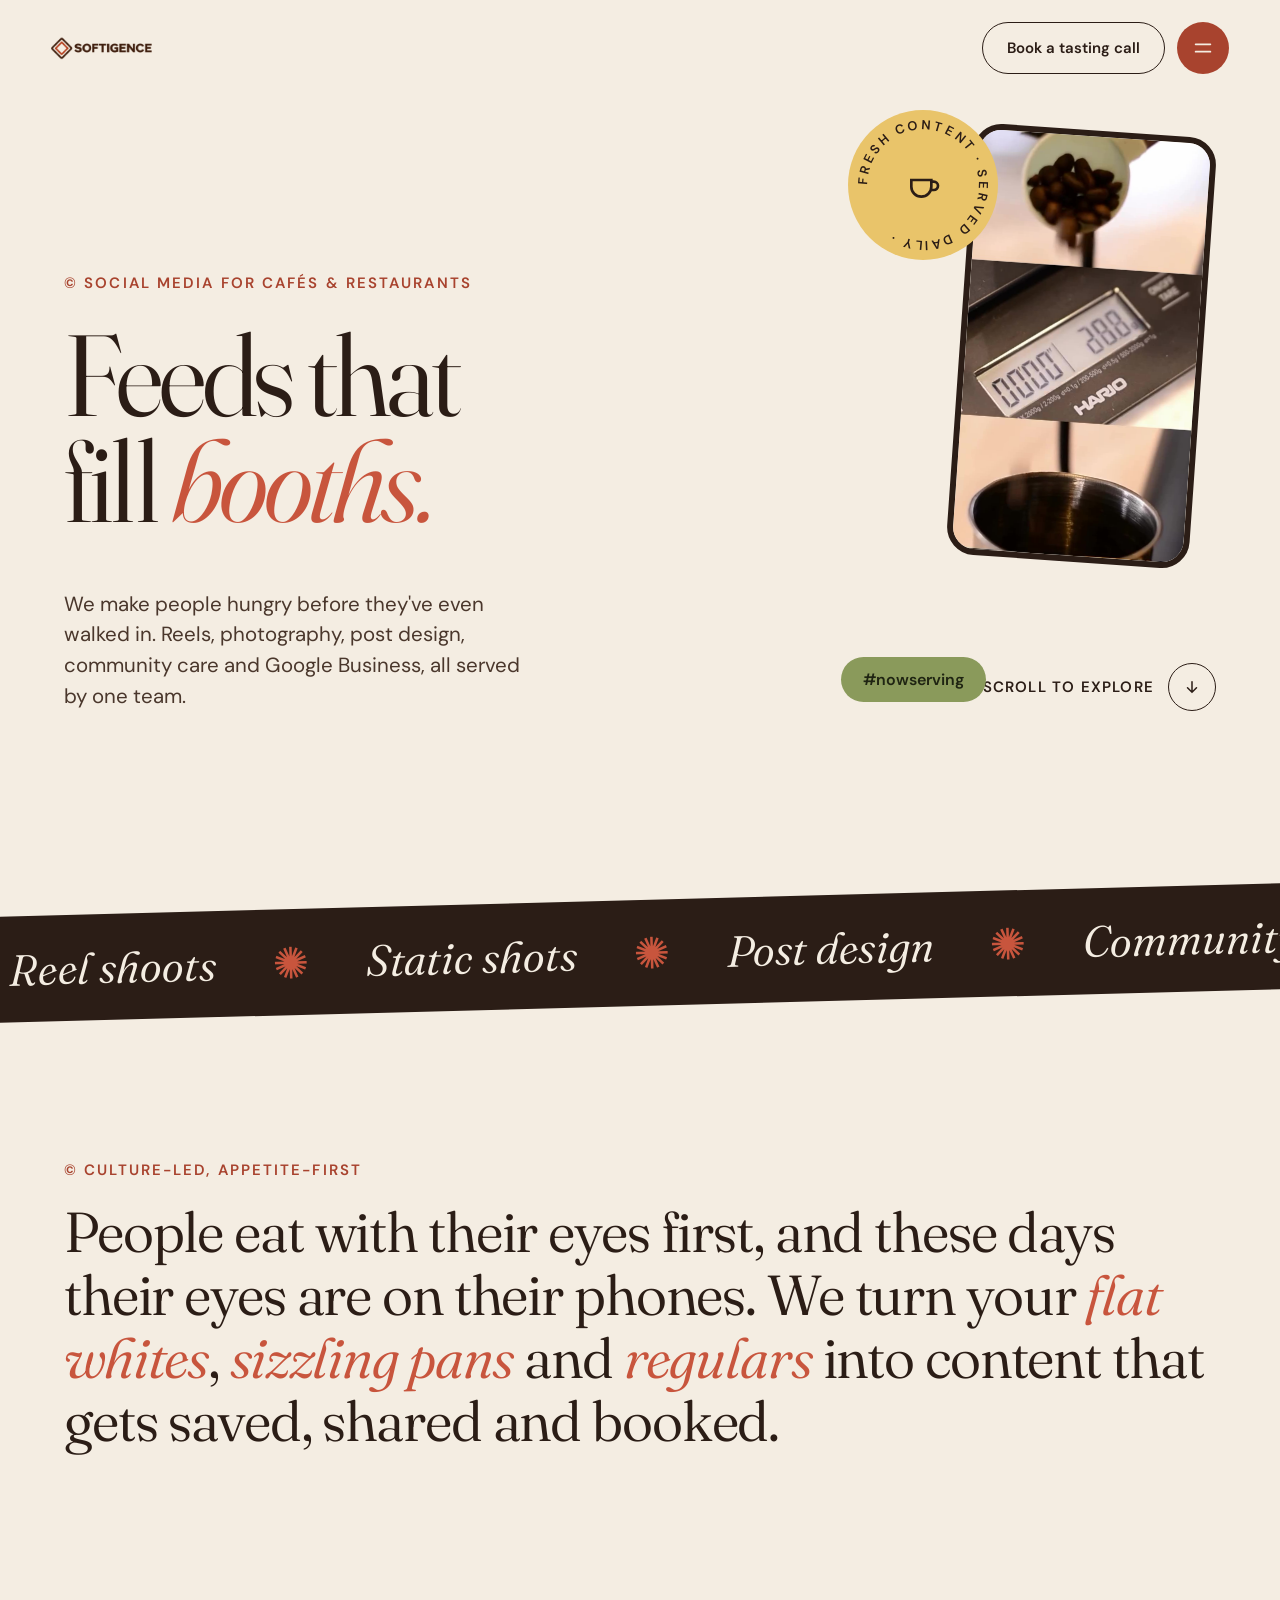
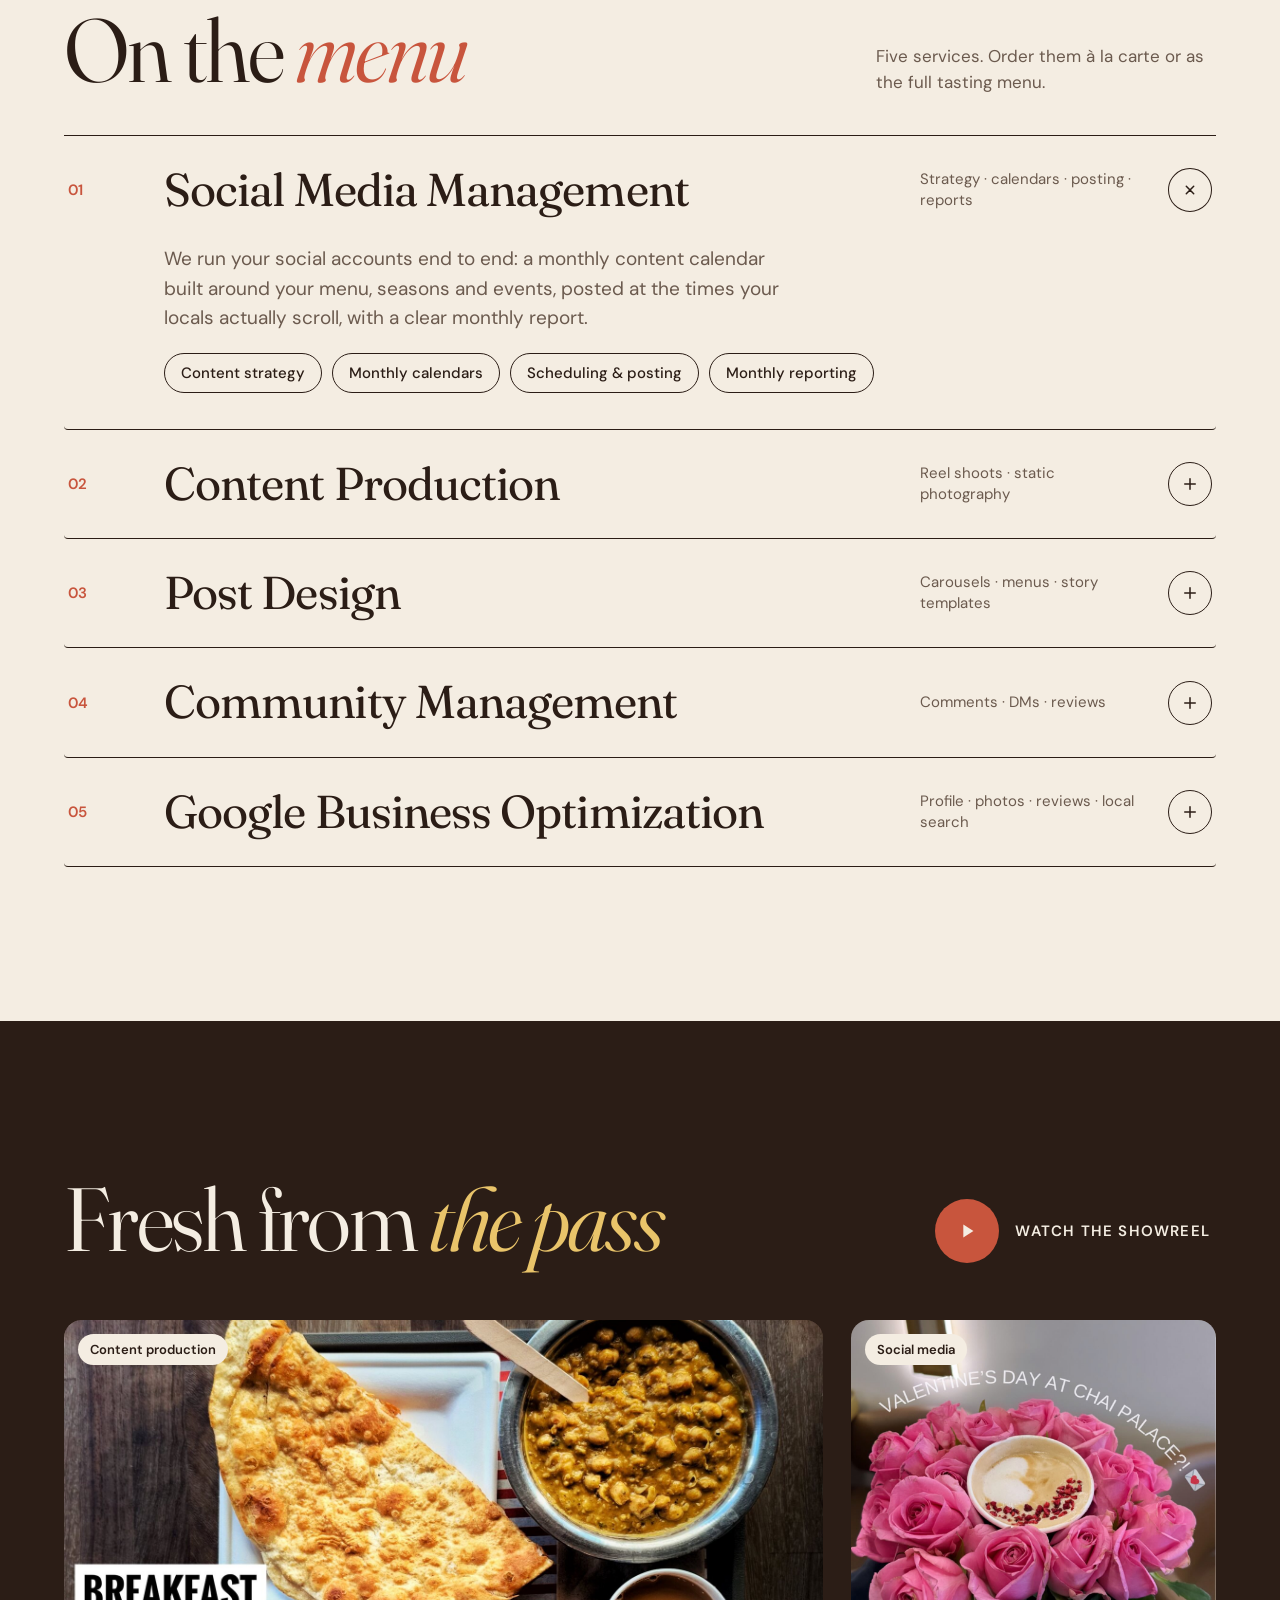
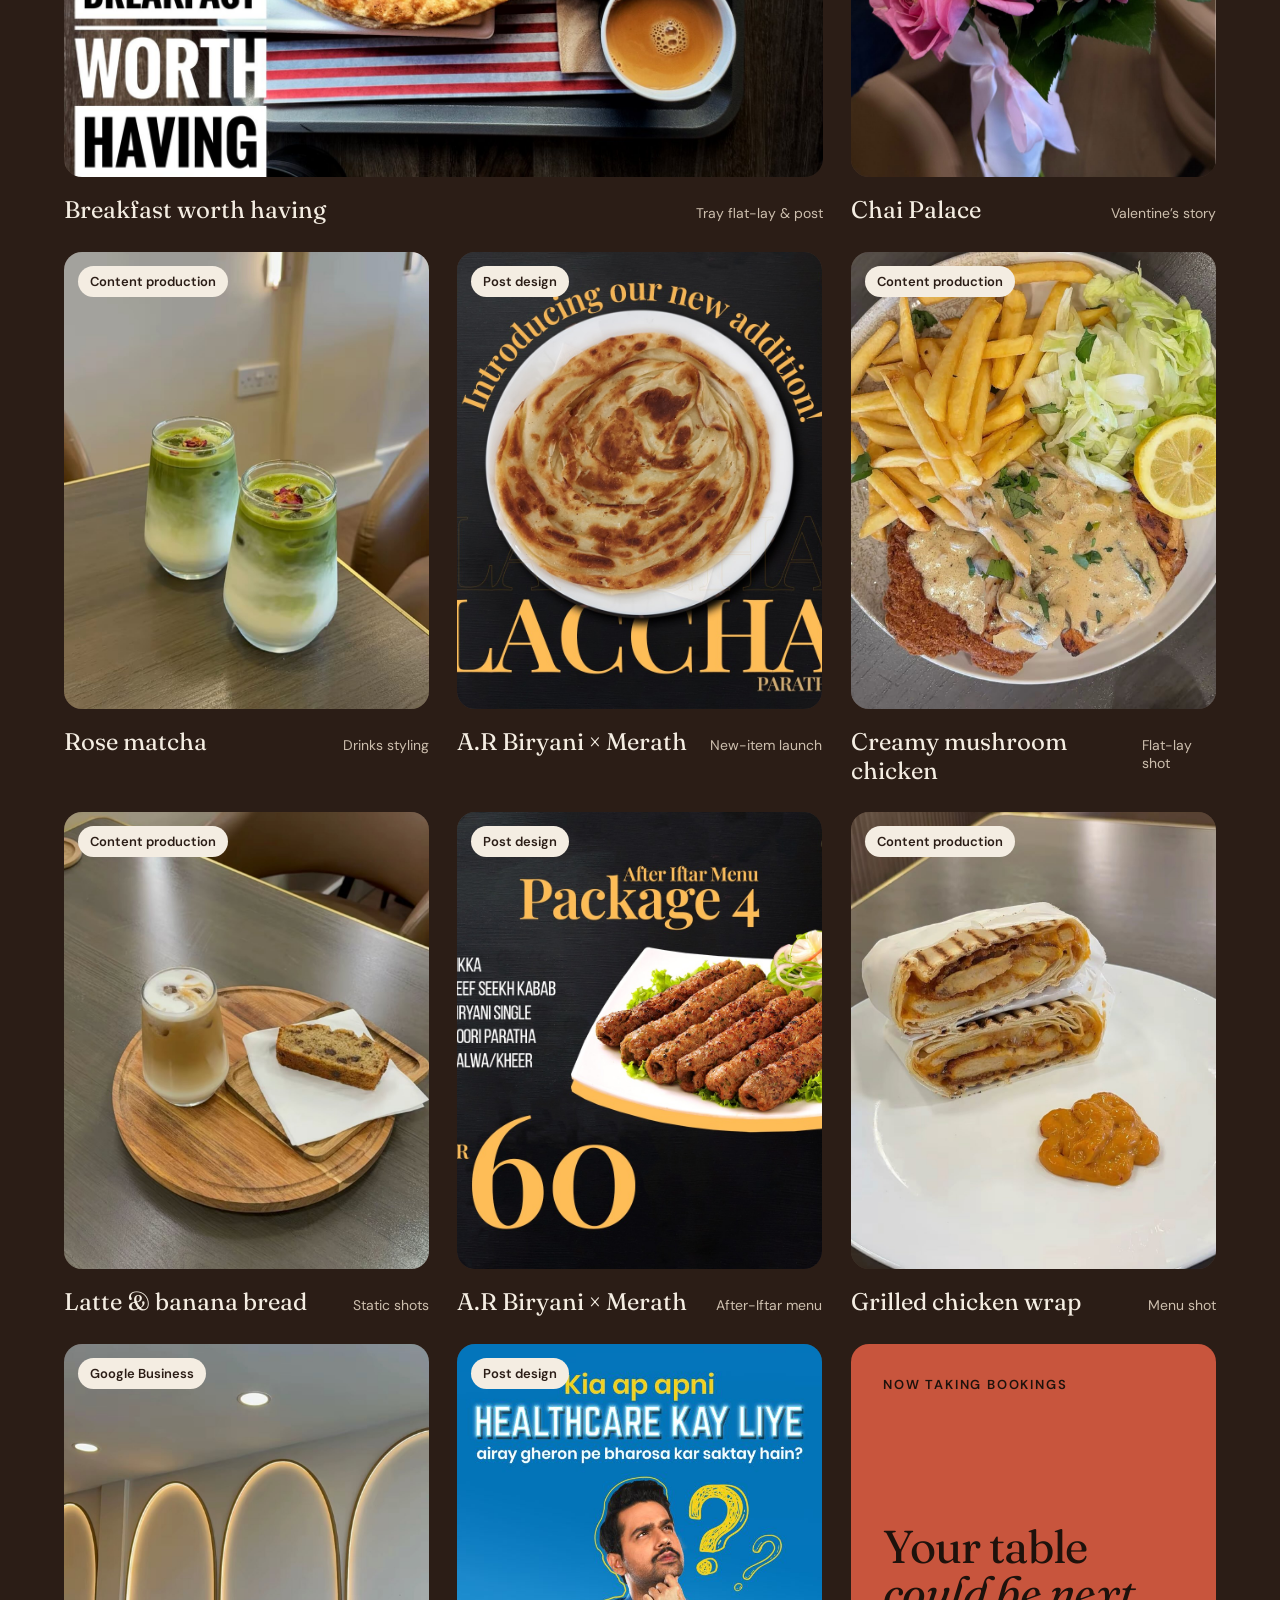
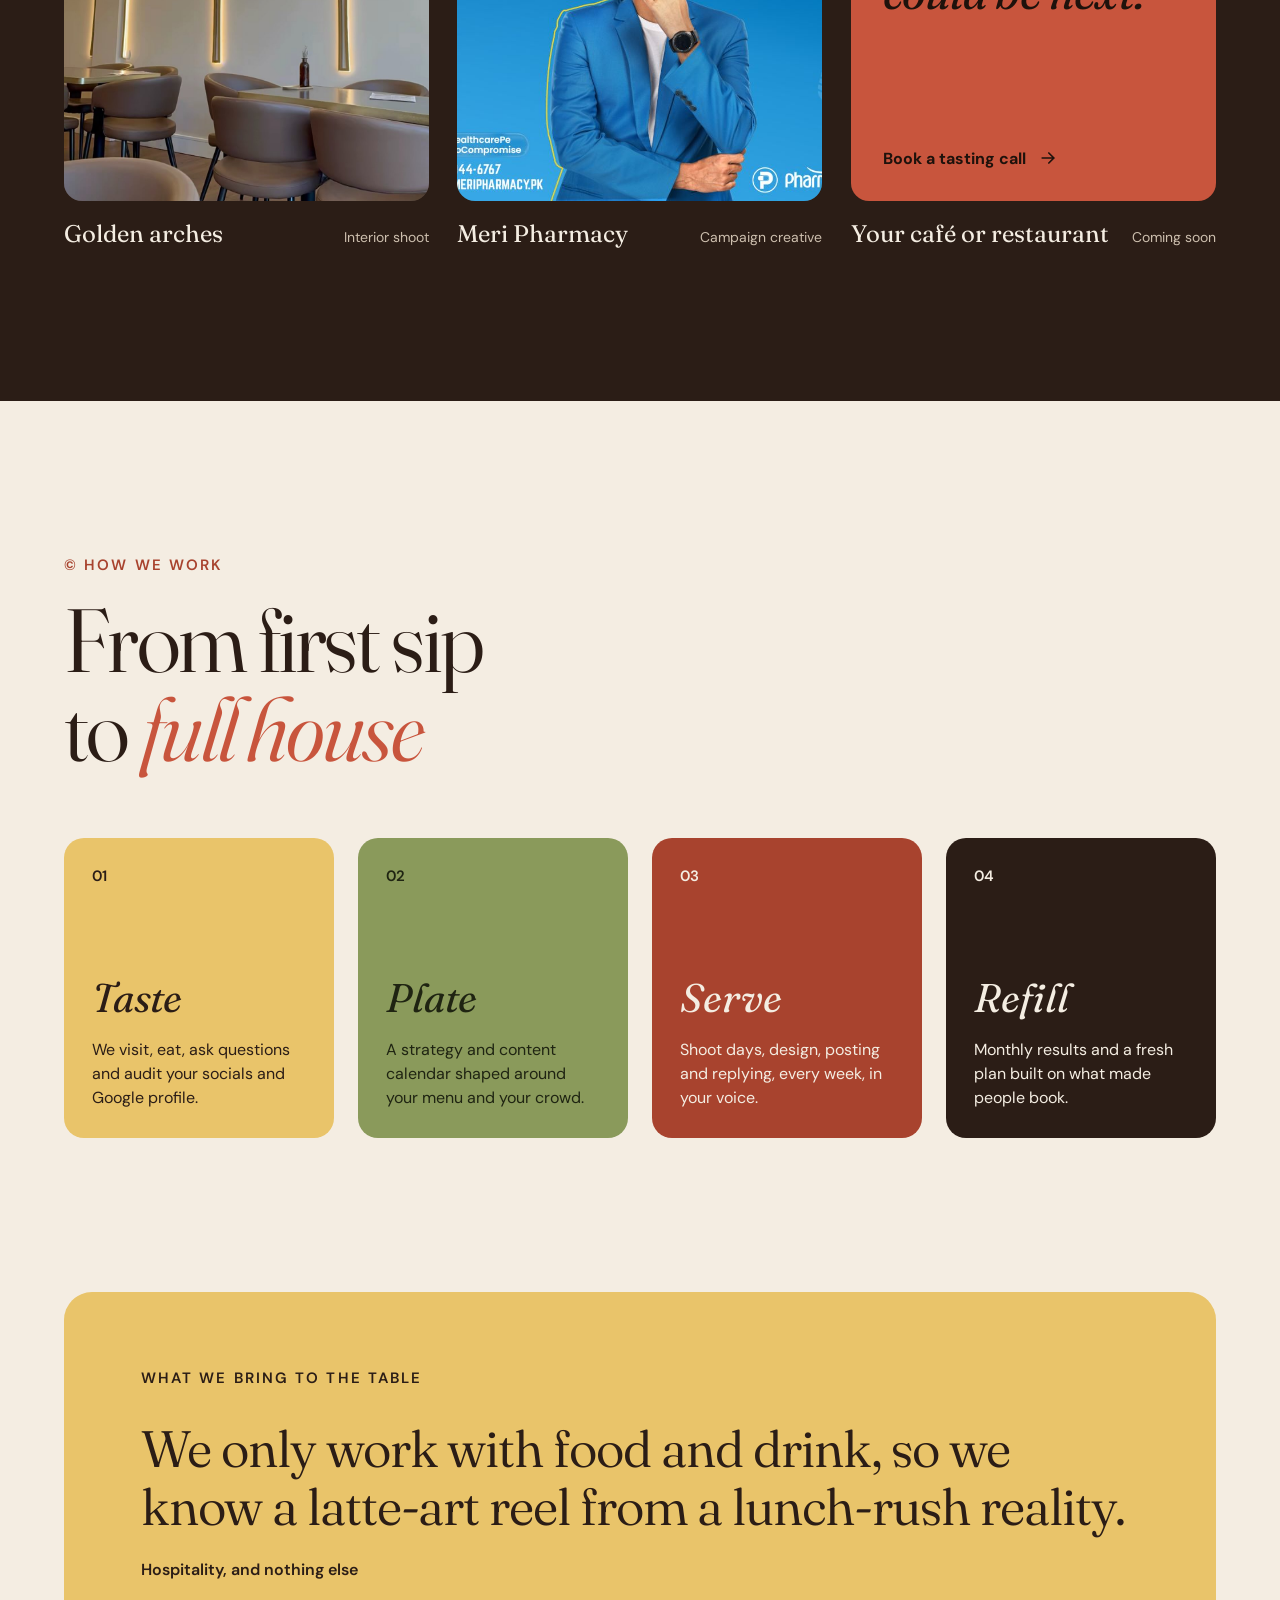
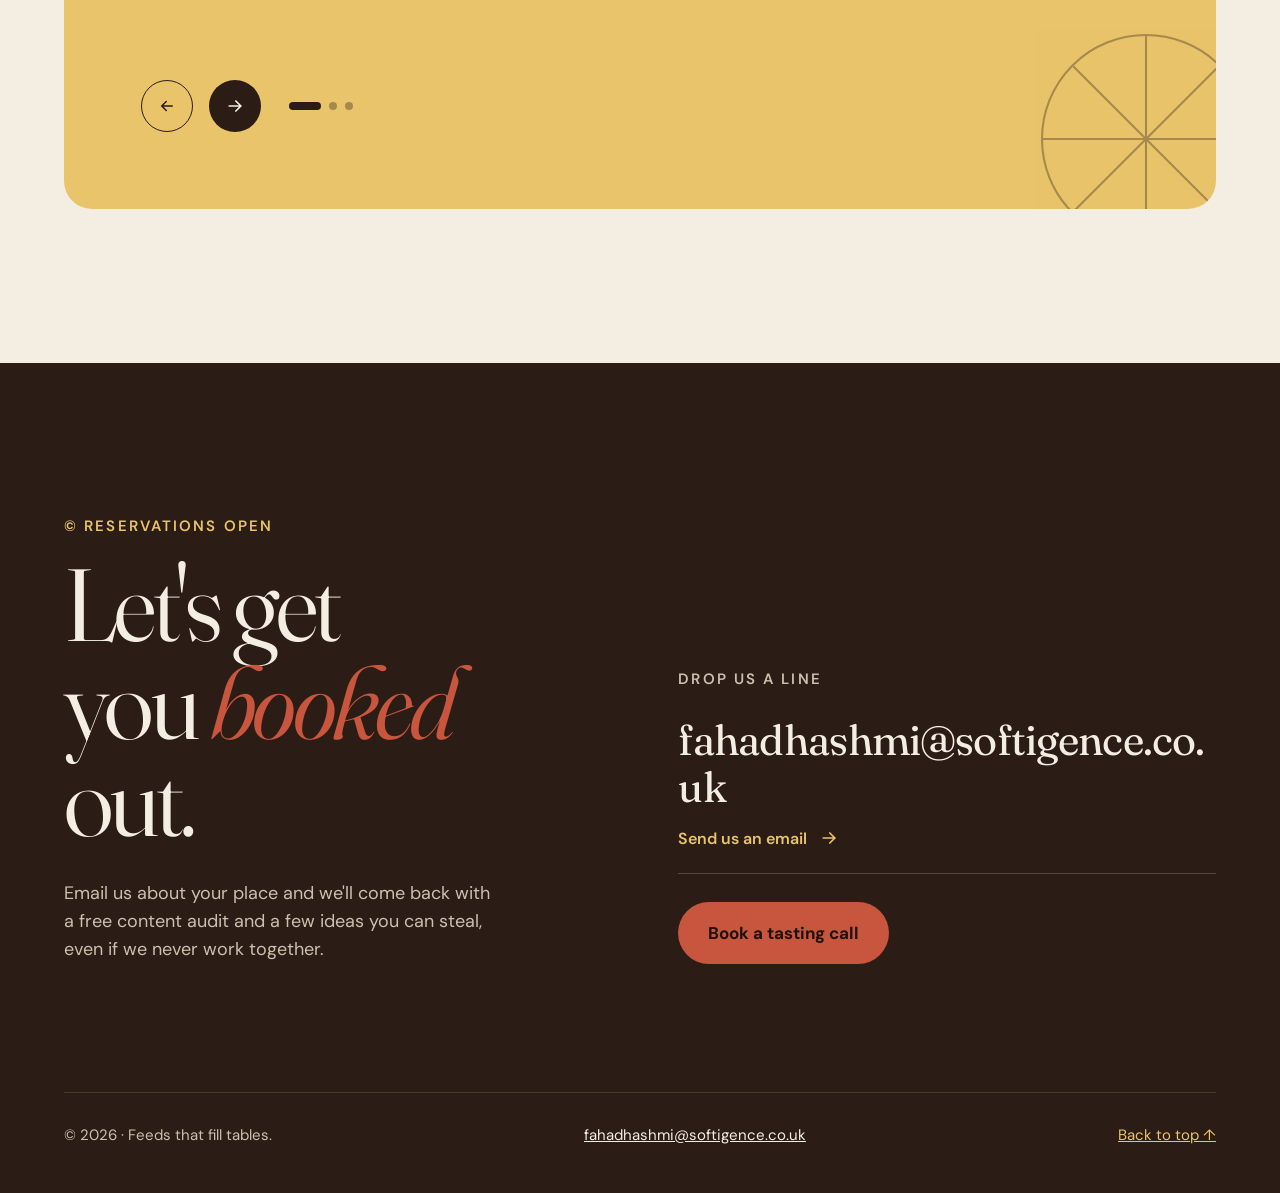
<file: socialmedia/index.html>
<!doctype html>
<html lang="en">
<head>
<meta charset="utf-8">
<meta name="viewport" content="width=device-width, initial-scale=1">
<title>Feeds that fill tables — social media for cafés and restaurants</title>
<meta name="description" content="Social media management, reel shoots, food photography, post design, community management and Google Business optimisation for cafés and restaurants.">
<link rel="preconnect" href="https://fonts.googleapis.com">
<link rel="preconnect" href="https://fonts.gstatic.com" crossorigin>
<link href="https://fonts.googleapis.com/css2?family=Fraunces:ital,opsz,wght@0,9..144,300..700;1,9..144,300..700&family=DM+Sans:opsz,wght@9..40,400..700&display=swap" rel="stylesheet">
<style>
/* =========================================================
   COLOURS (search & replace to restyle):
   Espresso #2B1D16 · Oat cream #F4EDE2 · Terracotta #C8553D
   Deep terracotta #A8432E · Sage #8A9A5B · Butter #E9C46A
   ========================================================= */

body{margin:0;background:#F4EDE2;}
html{scroll-behavior:smooth;}
*{box-sizing:border-box;}
a{color:#A8432E;}a:hover{color:#2B1D16;}
.serif{font-family:'Fraunces',Georgia,serif;}
::selection{background:#C8553D;color:#F4EDE2;}

/* custom cursor */
.cur{position:fixed;left:0;top:0;width:18px;height:18px;margin:-9px 0 0 -9px;border-radius:50%;border:1.5px solid #2B1D16;pointer-events:none;z-index:200;display:flex;align-items:center;justify-content:center;transition:width .25s ease,height .25s ease,margin .25s ease,background .25s ease,border-color .25s ease;mix-blend-mode:normal;}
.cur span{font:600 12px/1 'DM Sans',sans-serif;letter-spacing:.08em;text-transform:uppercase;color:#F4EDE2;opacity:0;transition:opacity .2s;}
.cur.big{width:88px;height:88px;margin:-44px 0 0 -44px;background:#A8432E;border-color:#A8432E;}
.cur.big span{opacity:1;}
@media (hover:none){.cur,.preview{display:none !important;}}

/* nav letters */
.lt span{display:inline-block;transition:transform .35s cubic-bezier(.2,.8,.2,1),color .35s;}
.navlink:hover .lt span{transform:translateY(-6px);color:#C8553D;}
.navlink:focus-visible{outline:2px solid #C8553D;outline-offset:6px;}
.lt span:nth-child(2){transition-delay:25ms}.lt span:nth-child(3){transition-delay:50ms}.lt span:nth-child(4){transition-delay:75ms}.lt span:nth-child(5){transition-delay:100ms}.lt span:nth-child(6){transition-delay:125ms}.lt span:nth-child(7){transition-delay:150ms}.lt span:nth-child(8){transition-delay:175ms}
.navlink .arr{transition:transform .35s;}
.navlink:hover .arr{transform:translateX(10px) rotate(-45deg);}

.menu{transition:clip-path .7s cubic-bezier(.7,0,.2,1);clip-path:circle(0% at calc(100% - 64px) 44px);}
.menu.open{clip-path:circle(150% at calc(100% - 64px) 44px);}

/* hero rotating word */
.words{display:inline-grid;}
.word{grid-area:1/1;opacity:0;transform:translateY(60%) rotate(4deg);transition:opacity .6s,transform .7s cubic-bezier(.2,.8,.2,1);white-space:nowrap;}
.word.on{opacity:1;transform:none;}
.word.gone{opacity:0;transform:translateY(-60%) rotate(-4deg);}

.float1{animation:float 6s ease-in-out infinite;}
.float2{animation:float 7s ease-in-out -2s infinite;}
.spin{animation:spin 18s linear infinite;}
@keyframes float{0%,100%{transform:translateY(0) rotate(-8deg)}50%{transform:translateY(-14px) rotate(-4deg)}}
@keyframes spin{to{transform:rotate(360deg)}}
.cue{animation:cue 1.8s ease-in-out infinite;}
@keyframes cue{0%,100%{transform:translateY(0)}50%{transform:translateY(8px)}}

/* marquee */
.marq{display:flex;width:max-content;animation:marq 32s linear infinite;}
.marqwrap:hover .marq{animation-play-state:paused;}
@keyframes marq{to{transform:translateX(-50%)}}

/* scroll reveal (progressive) */
@supports (animation-timeline: view()){
.reveal{animation:rise linear both;animation-timeline:view();animation-range:entry 0% cover 28%;}
.para{animation:para linear both;animation-timeline:view();}
}
@keyframes rise{from{opacity:0;transform:translateY(48px)}to{opacity:1;transform:none}}
@keyframes para{from{transform:translateY(60px)}to{transform:translateY(-60px)}}

/* services */
.svc{transition:background .4s,color .4s,padding .4s;}
.svc:hover{background:#2B1D16;color:#F4EDE2;padding-left:28px;padding-right:28px;}
.svc:hover .muted{color:#CDBFAE;}
.svc .plus{transition:transform .4s;}
.svc.open .plus{transform:rotate(45deg);}
.svc button:focus-visible{outline:2px solid #C8553D;outline-offset:4px;}
.preview{position:fixed;left:0;top:0;width:260px;height:320px;margin:-160px 0 0 -130px;border-radius:18px;pointer-events:none;z-index:90;transition:opacity .3s,transform .3s;opacity:0;transform:scale(.8) rotate(-4deg);}
.preview.show{opacity:1;transform:scale(1) rotate(-4deg);}

/* work */
.card{transition:transform .25s ease-out;transform-style:preserve-3d;will-change:transform;}
.card .shot{transition:transform .6s cubic-bezier(.2,.8,.2,1);}
.card:hover .shot{transform:scale(1.06);}

.hero-h1{max-width:calc(100% - 340px) !important;}
@media (max-width:1100px){.hero-reel,.hero-sticker{display:none !important;}.hero-h1{max-width:100% !important;}}
.grid3{display:grid;grid-template-columns:repeat(3,minmax(0,1fr));gap:28px;}
@media (max-width:1000px){.grid3{grid-template-columns:repeat(2,minmax(0,1fr));}}
@media (max-width:640px){.grid3{grid-template-columns:minmax(0,1fr);}}
.imgbox{aspect-ratio:4/5;}
.grid3 .wide{grid-column:span 2;}
.wide .imgbox{aspect-ratio:auto;flex:1;min-height:360px;}
@media (max-width:640px){.grid3 .wide{grid-column:auto;}.wide .imgbox{aspect-ratio:4/3;flex:none;min-height:0;}}
.grid4{display:grid;grid-template-columns:repeat(4,minmax(0,1fr));gap:24px;}
.grid2{display:grid;grid-template-columns:repeat(2,minmax(0,1fr));gap:24px;}
.grid-svc{display:grid;grid-template-columns:72px minmax(0,1fr) 220px 48px;gap:24px;align-items:center;}
@media (max-width:1000px){.grid4{grid-template-columns:repeat(2,minmax(0,1fr));}.grid-svc{grid-template-columns:48px minmax(0,1fr) 40px;}.svc-tags{display:none !important;}}
@media (max-width:640px){.grid4,.grid2{grid-template-columns:minmax(0,1fr);}.hide-sm{display:none !important;}}

.btn{transition:transform .3s,background .3s,color .3s;}
.btn:hover{transform:translateY(-3px);}
.mail .arr{transition:transform .35s;}.mail:hover .arr{transform:translateX(8px);}
.field{width:100%;padding:16px 18px;border-radius:12px;border:1.5px solid #5A463A;background:transparent;color:#F4EDE2;font:400 17px/1.4 'DM Sans',sans-serif;}
.field:focus{outline:none;border-color:#E9C46A;}
.field option{color:#2B1D16;}
.dot{transition:width .3s,background .3s;}
.modal{transition:opacity .35s;}
@media (prefers-reduced-motion:reduce){*{animation:none !important;transition:none !important;}html{scroll-behavior:auto;}}


/* ---------- layout & components (standalone build) ---------- */
html,body{overflow-x:clip;}
.cur{opacity:0;}.cur.ready{opacity:1;}
body{font-family:'DM Sans',system-ui,sans-serif;color:#2B1D16;overflow-x:hidden;}
.wrap{max-width:1440px;margin:0 auto;}
.pad{padding-left:clamp(20px,5vw,72px);padding-right:clamp(20px,5vw,72px);}
.eyebrow{margin:0 0 20px;font-size:15px;font-weight:600;letter-spacing:.14em;text-transform:uppercase;}
.h2{margin:0;font-size:clamp(48px,7vw,104px);font-weight:350;letter-spacing:-.03em;line-height:1;}
.h2 em{color:#C8553D;}
header.top{position:fixed;top:0;left:0;right:0;z-index:120;display:flex;justify-content:space-between;align-items:center;padding:22px clamp(20px,4vw,56px);pointer-events:none;}
header.top > *{pointer-events:auto;}
.roundbtn{width:52px;height:52px;border-radius:50%;border:none;display:flex;align-items:center;justify-content:center;cursor:pointer;text-decoration:none;}
.ghost{padding:15px 24px;border-radius:999px;background:#F4EDE2;color:#2B1D16;border:1.5px solid #2B1D16;text-decoration:none;font-weight:600;font-size:15px;}
.menu{position:fixed;inset:0;z-index:110;background:#2B1D16;color:#F4EDE2;display:flex;flex-direction:column;justify-content:center;padding:120px clamp(24px,8vw,120px) 48px;visibility:hidden;}
.menu{transition:clip-path .7s cubic-bezier(.7,0,.2,1),visibility 0s .7s;}
.menu.open{visibility:visible;transition:clip-path .7s cubic-bezier(.7,0,.2,1),visibility 0s;}
.navlink{display:flex;align-items:baseline;gap:clamp(16px,3vw,40px);color:#F4EDE2;text-decoration:none;padding:10px 0;border-bottom:1px solid #4A372C;}
.navnum{font-size:15px;color:#E9C46A;font-weight:600;min-width:32px;}
.lt{font-size:clamp(44px,7vw,96px);font-weight:400;line-height:1;letter-spacing:-.02em;}
.navlink .arr{margin-left:auto;}
.menu-foot{margin:48px 0 0;color:#CDBFAE;font-size:16px;}
.menu-foot a{color:#E9C46A;}
.hero{min-height:100vh;display:flex;flex-direction:column;justify-content:center;padding:140px clamp(20px,5vw,72px) 56px;position:relative;}
.hero-h1{margin:0;font-size:clamp(56px,9vw,156px);line-height:.92;font-weight:350;letter-spacing:-.035em;}
.words{font-style:italic;color:#C8553D;}
.hero-row{display:flex;flex-wrap:wrap;justify-content:space-between;align-items:flex-end;gap:32px;margin-top:56px;}
.hero-row p{margin:0;max-width:460px;font-size:clamp(18px,1.6vw,21px);line-height:1.5;color:#4A372C;}
.scroll{display:flex;align-items:center;gap:14px;color:#2B1D16;text-decoration:none;font-weight:600;font-size:15px;letter-spacing:.08em;text-transform:uppercase;}
.cue{display:flex;width:48px;height:48px;border-radius:50%;border:1.5px solid #2B1D16;align-items:center;justify-content:center;}
.hero-reel{position:absolute;right:clamp(24px,6vw,110px);top:130px;width:clamp(220px,19vw,290px);aspect-ratio:9/16;border-radius:28px;overflow:hidden;border:6px solid #2B1D16;background:#2B1D16;padding:0;cursor:pointer;transform:rotate(4deg);}
.hero-reel video{width:100%;height:100%;object-fit:cover;display:block;}
.sticker{position:absolute;right:clamp(200px,22vw,380px);top:110px;width:150px;height:150px;border-radius:50%;background:#E9C46A;display:flex;align-items:center;justify-content:center;z-index:2;}
.sticker svg.spin{position:absolute;inset:0;}
.tagpill{position:absolute;right:clamp(250px,23vw,400px);bottom:clamp(170px,22vh,260px);z-index:2;padding:12px 22px;border-radius:999px;background:#8A9A5B;color:#1F2412;font-weight:600;font-size:16px;}
.marqwrap{background:#2B1D16;color:#F4EDE2;padding:26px 0;overflow:hidden;transform:rotate(-1.5deg);margin:0 -20px;}
.marq{font-size:clamp(28px,3.4vw,48px);font-style:italic;font-weight:350;white-space:nowrap;}
.mq{padding:0 28px;display:inline-flex;align-items:center;gap:56px;}
.star{color:#C8553D;font-style:normal;}
.intro{padding-top:clamp(96px,12vw,180px);padding-bottom:clamp(96px,12vw,180px);}
.intro .big{margin:0;font-size:clamp(32px,4.4vw,64px);line-height:1.12;font-weight:350;letter-spacing:-.02em;max-width:1180px;}
.intro em{color:#C8553D;}
.sec-head{display:flex;justify-content:space-between;align-items:flex-end;flex-wrap:wrap;gap:24px;margin-bottom:40px;}
.sec-head p{margin:0;max-width:340px;color:#6B5A4E;font-size:17px;line-height:1.5;}
.svc-list{border-top:1.5px solid #2B1D16;}
.svc{border-bottom:1.5px solid #2B1D16;padding:0 4px;border-radius:4px;}
.svc-btn{width:100%;background:none;border:none;color:inherit;text-align:left;padding:30px 0;cursor:pointer;font:inherit;}
.svc-num{font-size:15px;font-weight:600;color:#C8553D;}
.svc-title{font-size:clamp(28px,3.6vw,52px);font-weight:400;letter-spacing:-.02em;line-height:1.05;}
.svc-tags{font-size:15px;color:#6B5A4E;line-height:1.4;}
.plus{display:flex;width:44px;height:44px;border-radius:50%;border:1.5px solid currentColor;align-items:center;justify-content:center;justify-self:end;}
.svc-body{padding:0 0 36px;align-items:start;}
.svc-body[hidden]{display:none;}
.svc-detail{display:flex;flex-direction:column;gap:20px;}
.svc-detail p{margin:0;font-size:19px;line-height:1.55;max-width:620px;color:#6B5A4E;}
.pills{display:flex;flex-wrap:wrap;gap:10px;}
.pill{padding:9px 16px;border-radius:999px;border:1.5px solid currentColor;font-size:15px;font-weight:500;}
.preview{overflow:hidden;background:#2B1D16;}
.preview img{position:absolute;inset:0;width:100%;height:100%;object-fit:cover;}
.preview span{position:absolute;left:14px;bottom:14px;padding:8px 14px;border-radius:999px;background:#F4EDE2;color:#2B1D16;font-size:18px;font-style:italic;font-family:'Fraunces',Georgia,serif;}
.dark{background:#2B1D16;color:#F4EDE2;}
.work{padding-top:clamp(96px,12vw,160px);padding-bottom:clamp(96px,12vw,160px);}
.work .sec-head{margin-bottom:56px;}
.reelbtn{display:flex;align-items:center;gap:16px;background:none;border:none;color:#F4EDE2;cursor:pointer;font:600 15px/1 'DM Sans',sans-serif;letter-spacing:.08em;text-transform:uppercase;}
.reelbtn .playc{display:flex;width:64px;height:64px;border-radius:50%;background:#C8553D;align-items:center;justify-content:center;}
.card{display:flex;flex-direction:column;gap:18px;color:#F4EDE2;text-decoration:none;}
.card:hover{color:#F4EDE2;}
.imgbox{border-radius:18px;overflow:hidden;background:#4A372C;position:relative;}
.imgbox .shot{position:absolute;inset:0;width:100%;height:100%;object-fit:cover;}
.tag{position:absolute;left:14px;top:14px;padding:7px 12px;border-radius:999px;background:#F4EDE2;color:#2B1D16;font-size:13px;font-weight:600;}
.cap{display:flex;justify-content:space-between;gap:12px;align-items:baseline;}
.cap .serif{font-size:24px;}
.cap span:last-child{font-size:14px;color:#CDBFAE;}
.cta-box{background:#C8553D;color:#1E120C;padding:32px;display:flex;flex-direction:column;justify-content:space-between;}
.cta-box .k{font-size:13px;font-weight:600;letter-spacing:.14em;text-transform:uppercase;}
.cta-box .serif{font-size:clamp(36px,3.6vw,56px);line-height:1;font-weight:400;letter-spacing:-.02em;}
.cta-box .go{display:flex;align-items:center;gap:12px;font-weight:700;font-size:16px;}
.process{padding-top:clamp(96px,12vw,160px);padding-bottom:clamp(96px,12vw,160px);}
.process .h2{margin-bottom:64px;}
.step{display:flex;flex-direction:column;gap:16px;padding:28px;border-radius:20px;min-height:300px;}
.step-num{font-size:15px;font-weight:600;}
.step-title{font-size:40px;font-style:italic;font-weight:400;margin-top:auto;}
.step-text{font-size:16px;line-height:1.5;}
.slider{border-radius:28px;background:#E9C46A;color:#2B1D16;padding:clamp(40px,6vw,88px);position:relative;overflow:hidden;}
.slides{display:grid;min-height:220px;}
.fade{opacity:0;transform:translateY(24px);transition:opacity .6s,transform .7s cubic-bezier(.2,.8,.2,1);min-width:0;pointer-events:none;}
.fade.on{opacity:1;transform:none;pointer-events:auto;}
.slide{grid-area:1/1;display:flex;flex-direction:column;gap:24px;}
.slide p{margin:0;font-size:clamp(30px,4vw,56px);line-height:1.12;font-weight:350;letter-spacing:-.02em;max-width:1000px;}
.slide span{font-size:16px;font-weight:600;}
.slider-ctrl{display:flex;align-items:center;gap:16px;margin-top:40px;}
.dots{display:flex;gap:8px;margin-left:12px;}
.dot{height:8px;width:8px;border-radius:4px;background:rgba(43,29,22,.35);}
.dot.on{width:32px;background:#2B1D16;}
.slider .deco{position:absolute;right:-60px;bottom:-60px;opacity:.35;}
.contact{padding:clamp(96px,12vw,160px) clamp(20px,5vw,72px) 48px;}
.contact h2{margin:0;font-size:clamp(52px,8vw,120px);font-weight:350;letter-spacing:-.035em;line-height:.95;}
.contact h2 em{color:#C8553D;}
.contact .lede{margin:32px 0 0;color:#CDBFAE;font-size:18px;line-height:1.55;max-width:440px;}
.mailcol{display:flex;flex-direction:column;gap:28px;align-self:end;}
.mail{color:#F4EDE2;text-decoration:none;display:flex;flex-direction:column;gap:18px;padding-bottom:24px;border-bottom:1.5px solid #5A463A;}
.mail:hover{color:#F4EDE2;}
.mail .serif{font-size:clamp(28px,3.3vw,50px);font-weight:400;letter-spacing:-.02em;line-height:1.1;overflow-wrap:anywhere;}
.mail .go{display:flex;align-items:center;gap:12px;color:#E9C46A;font-weight:600;font-size:16px;}
.cta{align-self:flex-start;padding:20px 30px;border-radius:999px;background:#C8553D;color:#1E120C;font-weight:700;font-size:17px;text-decoration:none;}
.cta:hover{color:#1E120C;}
footer{max-width:1440px;margin:clamp(80px,10vw,140px) auto 0;padding-top:32px;border-top:1px solid #4A372C;display:flex;flex-wrap:wrap;justify-content:space-between;gap:24px;font-size:15px;color:#CDBFAE;}
footer a{color:#F4EDE2;}
footer a.up{color:#E9C46A;}
.modal{position:fixed;inset:0;z-index:150;background:rgba(30,18,12,.92);display:flex;align-items:center;justify-content:center;padding:24px;}
.modal[hidden]{display:none;}
.modal video{height:min(84vh,820px);max-width:100%;aspect-ratio:9/16;border-radius:20px;background:#000;display:block;}
.modal .close{position:absolute;top:24px;right:24px;background:#F4EDE2;color:#2B1D16;}

</style>
</head>
<body>
<div id="top">

  <div class="cur" id="cursor" aria-hidden="true"><span></span></div>

  <!-- ================= HEADER ================= -->
  <header class="top">
    <a href="https://www.softigence.co.uk" aria-label="Softigence website" style="display:flex;align-items:center">
      <img src="images/softigence-logo-horizontal.png" alt="Softigence" width="101" height="32" style="display:block;object-fit:contain">
    </a>
    <div style="display:flex;gap:12px;align-items:center">
      <a href="#contact" class="btn ghost hide-sm">Book a tasting call</a>
      <button type="button" id="menuBtn" class="roundbtn" aria-expanded="false" aria-label="Open menu" style="background:#A8432E;color:#F4EDE2">
        <svg class="ic-open" width="22" height="22" viewBox="0 0 24 24" fill="none" stroke="currentColor" stroke-width="2" stroke-linecap="round" aria-hidden="true"><path d="M4 8h16M4 16h16"></path></svg>
        <svg class="ic-close" width="22" height="22" viewBox="0 0 24 24" fill="none" stroke="currentColor" stroke-width="2" stroke-linecap="round" aria-hidden="true" style="display:none"><path d="M6 6l12 12M18 6L6 18"></path></svg>
      </button>
    </div>
  </header>

  <!-- ================= FULL-SCREEN MENU ================= -->
  <nav class="menu" id="menu" aria-label="Main">
    <div style="display:flex;flex-direction:column;gap:6px">
      <a class="navlink" href="#top">
        <span class="navnum">01</span>
        <span class="lt serif"><span>H</span><span>o</span><span>m</span><span>e</span></span>
        <svg class="arr" width="36" height="36" viewBox="0 0 24 24" fill="none" stroke="#C8553D" stroke-width="1.6" stroke-linecap="round" aria-hidden="true"><path d="M5 12h14M13 6l6 6-6 6"></path></svg>
      </a>
      <a class="navlink" href="#services">
        <span class="navnum">02</span>
        <span class="lt serif"><span>S</span><span>e</span><span>r</span><span>v</span><span>i</span><span>c</span><span>e</span><span>s</span></span>
        <svg class="arr" width="36" height="36" viewBox="0 0 24 24" fill="none" stroke="#C8553D" stroke-width="1.6" stroke-linecap="round" aria-hidden="true"><path d="M5 12h14M13 6l6 6-6 6"></path></svg>
      </a>
      <a class="navlink" href="#work">
        <span class="navnum">03</span>
        <span class="lt serif"><span>W</span><span>o</span><span>r</span><span>k</span></span>
        <svg class="arr" width="36" height="36" viewBox="0 0 24 24" fill="none" stroke="#C8553D" stroke-width="1.6" stroke-linecap="round" aria-hidden="true"><path d="M5 12h14M13 6l6 6-6 6"></path></svg>
      </a>
      <a class="navlink" href="#process">
        <span class="navnum">04</span>
        <span class="lt serif"><span>P</span><span>r</span><span>o</span><span>c</span><span>e</span><span>s</span><span>s</span></span>
        <svg class="arr" width="36" height="36" viewBox="0 0 24 24" fill="none" stroke="#C8553D" stroke-width="1.6" stroke-linecap="round" aria-hidden="true"><path d="M5 12h14M13 6l6 6-6 6"></path></svg>
      </a>
      <a class="navlink" href="#contact">
        <span class="navnum">05</span>
        <span class="lt serif"><span>C</span><span>o</span><span>n</span><span>t</span><span>a</span><span>c</span><span>t</span></span>
        <svg class="arr" width="36" height="36" viewBox="0 0 24 24" fill="none" stroke="#C8553D" stroke-width="1.6" stroke-linecap="round" aria-hidden="true"><path d="M5 12h14M13 6l6 6-6 6"></path></svg>
      </a>
    </div>
    <p class="menu-foot">Social media for cafés, bakeries, bistros and restaurants. <a href="mailto:fahadhashmi@softigence.co.uk?subject=Let%27s%20talk%20about%20my%20caf%C3%A9">fahadhashmi@softigence.co.uk</a></p>
  </nav>

  <!-- ================= HERO ================= -->
  <section class="hero">
    <p class="eyebrow" style="margin-bottom:28px;color:#A8432E">© Social media for cafés &amp; restaurants</p>
    <h1 class="serif hero-h1">Feeds that<br>fill <span class="words" id="words"><span class="word on">tables.</span><span class="word">booths.</span><span class="word">brunch queues.</span><span class="word">takeaway bags.</span></span></h1>
    <div class="hero-row">
      <p>We make people hungry before they've even walked in. Reels, photography, post design, community care and Google Business, all served by one team.</p>
      <a href="#services" class="scroll">Scroll to explore
        <span class="cue"><svg width="18" height="18" viewBox="0 0 24 24" fill="none" stroke="currentColor" stroke-width="2" stroke-linecap="round" aria-hidden="true"><path d="M12 5v14M6 13l6 6 6-6"></path></svg></span>
      </a>
    </div>

    <button type="button" class="hero-reel" data-open-reel data-cursor="Play" aria-label="Play showreel">
      <video src="images/reel.mp4" poster="images/reel-poster.jpg" autoplay muted loop playsinline aria-hidden="true"></video>
    </button>
    <div class="sticker float1 hide-sm hero-sticker" aria-hidden="true">
      <svg class="spin" viewBox="0 0 150 150" width="150" height="150">
        <defs><path id="circ" d="M75,75 m-56,0 a56,56 0 1,1 112,0 a56,56 0 1,1 -112,0"></path></defs>
        <text style="font:600 13px 'DM Sans',sans-serif;letter-spacing:3px;fill:#2B1D16"><textPath href="#circ">FRESH CONTENT · SERVED DAILY · </textPath></text>
      </svg>
      <svg width="40" height="40" viewBox="0 0 24 24" fill="none" stroke="#2B1D16" stroke-width="1.6" stroke-linecap="round"><path d="M5 9h12v4a6 6 0 0 1-6 6h0a6 6 0 0 1-6-6V9z"></path><path d="M17 10h1.5a2.5 2.5 0 0 1 0 5H17"></path></svg>
    </div>
    <div class="tagpill float2 hide-sm hero-sticker" aria-hidden="true">#nowserving</div>
  </section>

  <!-- ================= MARQUEE ================= -->
  <div class="marqwrap"><div class="marq serif" aria-hidden="true"><span class="mq">Reel shoots<span class="star">✺</span></span><span class="mq">Static shots<span class="star">✺</span></span><span class="mq">Post design<span class="star">✺</span></span><span class="mq">Community care<span class="star">✺</span></span><span class="mq">Google Business<span class="star">✺</span></span><span class="mq">Social strategy<span class="star">✺</span></span><span class="mq">Reel shoots<span class="star">✺</span></span><span class="mq">Static shots<span class="star">✺</span></span><span class="mq">Post design<span class="star">✺</span></span><span class="mq">Community care<span class="star">✺</span></span><span class="mq">Google Business<span class="star">✺</span></span><span class="mq">Social strategy<span class="star">✺</span></span></div></div>

  <!-- ================= INTRO ================= -->
  <section class="intro pad wrap">
    <p class="eyebrow reveal" style="color:#A8432E">© Culture-led, appetite-first</p>
    <p class="reveal serif big">People eat with their eyes first, and these days their eyes are on their phones. We turn your <em>flat whites</em>, <em>sizzling pans</em> and <em>regulars</em> into content that gets saved, shared and booked.</p>
  </section>

  <!-- ================= SERVICES ================= -->
  <section id="services" class="pad wrap" style="padding-bottom:clamp(96px,12vw,160px)">
    <div class="sec-head">
      <h2 class="serif h2 reveal">On the <em>menu</em></h2>
      <p class="reveal">Five services. Order them à la carte or as the full tasting menu.</p>
    </div>
    <div class="preview" id="preview" aria-hidden="true"><img alt=""><span></span></div>
    <div class="svc-list">
      <div class="svc open" data-img="images/valentine.jpg" data-flavour="the daily special">
        <button type="button" class="grid-svc svc-btn" aria-expanded="true">
          <span class="svc-num">01</span>
          <span class="serif svc-title">Social Media Management</span>
          <span class="muted svc-tags">Strategy · calendars · posting · reports</span>
          <span class="plus"><svg width="18" height="18" viewBox="0 0 24 24" fill="none" stroke="currentColor" stroke-width="2" stroke-linecap="round" aria-hidden="true"><path d="M12 5v14M5 12h14"></path></svg></span>
        </button>
        <div class="grid-svc svc-body">
          <span></span>
          <div class="svc-detail">
            <p class="muted">We run your social accounts end to end: a monthly content calendar built around your menu, seasons and events, posted at the times your locals actually scroll, with a clear monthly report.</p>
            <div class="pills"><span class="pill">Content strategy</span><span class="pill">Monthly calendars</span><span class="pill">Scheduling &amp; posting</span><span class="pill">Monthly reporting</span></div>
          </div>
        </div>
      </div>
      <div class="svc" data-img="images/matcha.jpg" data-flavour="shot in-house">
        <button type="button" class="grid-svc svc-btn" aria-expanded="false">
          <span class="svc-num">02</span>
          <span class="serif svc-title">Content Production</span>
          <span class="muted svc-tags">Reel shoots · static photography</span>
          <span class="plus"><svg width="18" height="18" viewBox="0 0 24 24" fill="none" stroke="currentColor" stroke-width="2" stroke-linecap="round" aria-hidden="true"><path d="M12 5v14M5 12h14"></path></svg></span>
        </button>
        <div class="grid-svc svc-body" hidden>
          <span></span>
          <div class="svc-detail">
            <p class="muted">On-site shoot days at your venue. Steam, pours, cheese pulls and the people behind the counter, captured as scroll-stopping reels and crisp stills you can use everywhere.</p>
            <div class="pills"><span class="pill">Reel shoots</span><span class="pill">Static food shots</span><span class="pill">Behind the scenes</span><span class="pill">Food &amp; drink styling</span></div>
          </div>
        </div>
      </div>
      <div class="svc" data-img="images/biryani.jpg" data-flavour="plated beautifully">
        <button type="button" class="grid-svc svc-btn" aria-expanded="false">
          <span class="svc-num">03</span>
          <span class="serif svc-title">Post Design</span>
          <span class="muted svc-tags">Carousels · menus · story templates</span>
          <span class="plus"><svg width="18" height="18" viewBox="0 0 24 24" fill="none" stroke="currentColor" stroke-width="2" stroke-linecap="round" aria-hidden="true"><path d="M12 5v14M5 12h14"></path></svg></span>
        </button>
        <div class="grid-svc svc-body" hidden>
          <span></span>
          <div class="svc-detail">
            <p class="muted">On-brand graphics that make a feed look curated: launch announcements, menu highlights, offers, event posts and reusable story templates your team can update themselves.</p>
            <div class="pills"><span class="pill">Feed posts &amp; carousels</span><span class="pill">Story templates</span><span class="pill">Menu &amp; offer graphics</span><span class="pill">Grid planning</span></div>
          </div>
        </div>
      </div>
      <div class="svc" data-img="images/latte.jpg" data-flavour="warm service">
        <button type="button" class="grid-svc svc-btn" aria-expanded="false">
          <span class="svc-num">04</span>
          <span class="serif svc-title">Community Management</span>
          <span class="muted svc-tags">Comments · DMs · reviews</span>
          <span class="plus"><svg width="18" height="18" viewBox="0 0 24 24" fill="none" stroke="currentColor" stroke-width="2" stroke-linecap="round" aria-hidden="true"><path d="M12 5v14M5 12h14"></path></svg></span>
        </button>
        <div class="grid-svc svc-body" hidden>
          <span></span>
          <div class="svc-detail">
            <p class="muted">Every comment, DM and mention answered in your voice, quickly and kindly. We turn questions into bookings, reshare your guests’ posts and keep the conversation going.</p>
            <div class="pills"><span class="pill">Comment &amp; DM replies</span><span class="pill">Review responses</span><span class="pill">Guest content reposts</span><span class="pill">Local collaborations</span></div>
          </div>
        </div>
      </div>
      <div class="svc" data-img="images/interior.jpg" data-flavour="found nearby">
        <button type="button" class="grid-svc svc-btn" aria-expanded="false">
          <span class="svc-num">05</span>
          <span class="serif svc-title">Google Business Optimization</span>
          <span class="muted svc-tags">Profile · photos · reviews · local search</span>
          <span class="plus"><svg width="18" height="18" viewBox="0 0 24 24" fill="none" stroke="currentColor" stroke-width="2" stroke-linecap="round" aria-hidden="true"><path d="M12 5v14M5 12h14"></path></svg></span>
        </button>
        <div class="grid-svc svc-body" hidden>
          <span></span>
          <div class="svc-detail">
            <p class="muted">When someone searches “coffee near me”, you show up looking your best: complete profile, fresh photos, correct hours and menu, regular updates and a steady review strategy.</p>
            <div class="pills"><span class="pill">Profile setup &amp; audit</span><span class="pill">Photos &amp; menu updates</span><span class="pill">Google posts</span><span class="pill">Review strategy</span></div>
          </div>
        </div>
      </div>
    </div>
  </section>

  <!-- ================= WORK ================= -->
  <section id="work" class="dark work pad">
    <div class="wrap">
      <div class="sec-head">
        <h2 class="serif h2 reveal">Fresh from <em style="color:#E9C46A">the pass</em></h2>
        <button type="button" class="reelbtn btn reveal" data-open-reel data-cursor="Play">
          <span class="playc"><svg width="22" height="22" viewBox="0 0 24 24" fill="#F4EDE2" aria-hidden="true"><path d="M8 5v14l11-7z"></path></svg></span>
          Watch the showreel
        </button>
      </div>
      <div class="grid3">
        <a href="#contact" class="card reveal wide" data-cursor="View">
          <div class="imgbox"><img class="shot" src="images/breakfast.jpg" alt="Halwa puri breakfast tray with chana and chai" loading="lazy" style="object-position:center"><span class="tag">Content production</span></div>
          <div class="cap"><span class="serif">Breakfast worth having</span><span>Tray flat-lay &amp; post</span></div>
        </a>
        <a href="#contact" class="card reveal" data-cursor="View">
          <div class="imgbox"><img class="shot" src="images/valentine.jpg" alt="A latte with a heart in the foam, ringed by pink roses" loading="lazy" style="object-position:center"><span class="tag">Social media</span></div>
          <div class="cap"><span class="serif">Chai Palace</span><span>Valentine’s story</span></div>
        </a>
        <a href="#contact" class="card reveal" data-cursor="View">
          <div class="imgbox"><img class="shot" src="images/matcha.jpg" alt="Two iced matcha lattes topped with dried rose petals" loading="lazy" style="object-position:center"><span class="tag">Content production</span></div>
          <div class="cap"><span class="serif">Rose matcha</span><span>Drinks styling</span></div>
        </a>
        <a href="#contact" class="card reveal" data-cursor="View">
          <div class="imgbox"><img class="shot" src="images/laccha.jpg" alt="Introducing our new addition: Laccha Paratha post" loading="lazy" style="object-position:center"><span class="tag">Post design</span></div>
          <div class="cap"><span class="serif">A.R Biryani × Merath</span><span>New-item launch</span></div>
        </a>
        <a href="#contact" class="card reveal" data-cursor="View">
          <div class="imgbox"><img class="shot" src="images/chicken.jpg" alt="Chicken in mushroom sauce with fries, salad and lemon" loading="lazy" style="object-position:center"><span class="tag">Content production</span></div>
          <div class="cap"><span class="serif">Creamy mushroom chicken</span><span>Flat-lay shot</span></div>
        </a>
        <a href="#contact" class="card reveal" data-cursor="View">
          <div class="imgbox"><img class="shot" src="images/latte.jpg" alt="Iced latte and banana bread on a wooden board" loading="lazy" style="object-position:center"><span class="tag">Content production</span></div>
          <div class="cap"><span class="serif">Latte &amp; banana bread</span><span>Static shots</span></div>
        </a>
        <a href="#contact" class="card reveal" data-cursor="View">
          <div class="imgbox"><img class="shot" src="images/biryani.jpg" alt="After Iftar Menu Package 4 post with seekh kababs" loading="lazy" style="object-position:center"><span class="tag">Post design</span></div>
          <div class="cap"><span class="serif">A.R Biryani × Merath</span><span>After-Iftar menu</span></div>
        </a>
        <a href="#contact" class="card reveal" data-cursor="View">
          <div class="imgbox"><img class="shot" src="images/wrap.jpg" alt="Grilled wrap cut in half with a side of sauce" loading="lazy" style="object-position:center"><span class="tag">Content production</span></div>
          <div class="cap"><span class="serif">Grilled chicken wrap</span><span>Menu shot</span></div>
        </a>
        <a href="#contact" class="card reveal" data-cursor="View">
          <div class="imgbox"><img class="shot" src="images/interior.jpg" alt="Café interior with glowing arched wall lights" loading="lazy" style="object-position:center"><span class="tag">Google Business</span></div>
          <div class="cap"><span class="serif">Golden arches</span><span>Interior shoot</span></div>
        </a>
        <a href="#contact" class="card reveal" data-cursor="View">
          <div class="imgbox"><img class="shot" src="images/pharmacy.jpg" alt="Meri Pharmacy healthcare campaign post" loading="lazy" style="object-position:top"><span class="tag">Post design</span></div>
          <div class="cap"><span class="serif">Meri Pharmacy</span><span>Campaign creative</span></div>
        </a>
        <a href="#contact" class="card reveal" data-cursor="View">
          <div class="imgbox cta-box">
            <span class="k">Now taking bookings</span>
            <span class="serif">Your table<br><em>could be next.</em></span>
            <span class="go">Book a tasting call <svg width="20" height="20" viewBox="0 0 24 24" fill="none" stroke="currentColor" stroke-width="2" stroke-linecap="round" aria-hidden="true"><path d="M5 12h14M13 6l6 6-6 6"></path></svg></span>
          </div>
          <div class="cap"><span class="serif">Your café or restaurant</span><span>Coming soon</span></div>
        </a>
      </div>
    </div>
  </section>

  <!-- ================= PROCESS ================= -->
  <section id="process" class="process pad wrap">
    <p class="eyebrow reveal" style="color:#A8432E">© How we work</p>
    <h2 class="serif h2 reveal">From first sip<br>to <em>full house</em></h2>
    <div class="grid4">
      <div class="reveal step" style="background:#E9C46A;color:#2B1D16">
        <span class="step-num">01</span>
        <span class="serif step-title">Taste</span>
        <span class="step-text">We visit, eat, ask questions and audit your socials and Google profile.</span>
      </div>
      <div class="reveal step" style="background:#8A9A5B;color:#1F2412">
        <span class="step-num">02</span>
        <span class="serif step-title">Plate</span>
        <span class="step-text">A strategy and content calendar shaped around your menu and your crowd.</span>
      </div>
      <div class="reveal step" style="background:#A8432E;color:#F4EDE2">
        <span class="step-num">03</span>
        <span class="serif step-title">Serve</span>
        <span class="step-text">Shoot days, design, posting and replying, every week, in your voice.</span>
      </div>
      <div class="reveal step" style="background:#2B1D16;color:#F4EDE2">
        <span class="step-num">04</span>
        <span class="serif step-title">Refill</span>
        <span class="step-text">Monthly results and a fresh plan built on what made people book.</span>
      </div>
    </div>
  </section>

  <!-- ================= WHAT WE BRING (SLIDER) ================= -->
  <section class="pad wrap" style="padding-bottom:clamp(96px,12vw,160px)">
    <div class="slider">
      <p class="eyebrow" style="margin-bottom:32px">What we bring to the table</p>
      <div class="slides" id="slides">
          <div class="slide fade on">
            <p class="serif">We only work with food and drink, so we know a latte-art reel from a lunch-rush reality.</p>
            <span>Hospitality, and nothing else</span>
          </div>
          <div class="slide fade">
            <p class="serif">Content that’s shot in your space, with your people, so it feels like you, not a stock photo.</p>
            <span>Real places, real plates</span>
          </div>
          <div class="slide fade">
            <p class="serif">Everything measured against what matters: covers, bookings and footfall, not just likes.</p>
            <span>Full tables over vanity metrics</span>
          </div>
      </div>
      <div class="slider-ctrl">
        <button type="button" id="prev" class="roundbtn" aria-label="Previous" style="border:1.5px solid #2B1D16;background:transparent;color:#2B1D16"><svg width="18" height="18" viewBox="0 0 24 24" fill="none" stroke="currentColor" stroke-width="2" stroke-linecap="round" aria-hidden="true"><path d="M19 12H5M11 6l-6 6 6 6"></path></svg></button>
        <button type="button" id="next" class="roundbtn" aria-label="Next" style="background:#2B1D16;color:#F4EDE2"><svg width="20" height="20" viewBox="0 0 24 24" fill="none" stroke="currentColor" stroke-width="2" stroke-linecap="round" aria-hidden="true"><path d="M5 12h14M13 6l6 6-6 6"></path></svg></button>
        <div class="dots" id="dots"><span class="dot on"></span><span class="dot"></span><span class="dot"></span></div>
      </div>
      <svg class="spin deco" aria-hidden="true" width="260" height="260" viewBox="0 0 100 100"><g fill="none" stroke="#2B1D16" stroke-width="0.8"><circle cx="50" cy="50" r="40"></circle><path d="M50 10v80M10 50h80M22 22l56 56M78 22L22 78"></path></g></svg>
    </div>
  </section>

  <!-- ================= CONTACT ================= -->
  <section id="contact" class="dark contact">
    <div class="grid2 wrap" style="gap:clamp(40px,6vw,96px);align-items:start">
      <div>
        <p class="eyebrow" style="color:#E9C46A">© Reservations open</p>
        <h2 class="serif">Let's get<br>you <em>booked</em><br>out.</h2>
        <p class="lede">Email us about your place and we'll come back with a free content audit and a few ideas you can steal, even if we never work together.</p>
      </div>
      <div class="mailcol">
        <span class="eyebrow" style="margin:0;color:#CDBFAE">Drop us a line</span>
        <a href="mailto:fahadhashmi@softigence.co.uk?subject=Let%27s%20talk%20about%20my%20caf%C3%A9" class="mail" data-cursor="Email">
          <span class="serif">fahadhashmi@softigence.co.uk</span>
          <span class="go">Send us an email <svg class="arr" width="20" height="20" viewBox="0 0 24 24" fill="none" stroke="currentColor" stroke-width="2" stroke-linecap="round" aria-hidden="true"><path d="M5 12h14M13 6l6 6-6 6"></path></svg></span>
        </a>
        <a href="mailto:fahadhashmi@softigence.co.uk?subject=Let%27s%20talk%20about%20my%20caf%C3%A9" class="btn cta">Book a tasting call</a>
      </div>
    </div>
    <footer>
      <span>© <span id="year">2026</span> · Feeds that fill tables.</span>
      <a href="mailto:fahadhashmi@softigence.co.uk?subject=Let%27s%20talk%20about%20my%20caf%C3%A9">fahadhashmi@softigence.co.uk</a>
      <a href="#top" class="up">Back to top ↑</a>
    </footer>
  </section>

  <!-- ================= SHOWREEL POP-UP ================= -->
  <div class="modal" id="reel" role="dialog" aria-modal="true" aria-label="Showreel" hidden>
    <video id="reelVideo" src="images/reel.mp4" poster="images/reel-poster.jpg" controls playsinline></video>
    <button type="button" class="roundbtn close" id="reelClose" aria-label="Close showreel"><svg width="20" height="20" viewBox="0 0 24 24" fill="none" stroke="currentColor" stroke-width="2" stroke-linecap="round" aria-hidden="true"><path d="M6 6l12 12M18 6L6 18"></path></svg></button>
  </div>
</div>

<script>
(function () {
  var $ = function (s, r) { return (r || document).querySelector(s); };
  var $$ = function (s, r) { return Array.prototype.slice.call((r || document).querySelectorAll(s)); };

  /* custom cursor */
  var cur = $('#cursor'), curLabel = $('#cursor span');
  document.addEventListener('mousemove', function (e) {
    cur.style.transform = 'translate(' + e.clientX + 'px,' + e.clientY + 'px)'; cur.classList.add('ready');
  });
  $$('[data-cursor]').forEach(function (el) {
    el.addEventListener('mouseenter', function () { curLabel.textContent = el.dataset.cursor; cur.classList.add('big'); });
    el.addEventListener('mouseleave', function () { cur.classList.remove('big'); });
  });

  /* full-screen menu */
  var menu = $('#menu'), menuBtn = $('#menuBtn');
  function setMenu(open) {
    menu.classList.toggle('open', open);
    menuBtn.setAttribute('aria-expanded', open);
    menuBtn.setAttribute('aria-label', open ? 'Close menu' : 'Open menu');
    $('.ic-open', menuBtn).style.display = open ? 'none' : '';
    $('.ic-close', menuBtn).style.display = open ? '' : 'none';
    document.body.style.overflow = open ? 'hidden' : '';
  }
  menuBtn.addEventListener('click', function () { setMenu(!menu.classList.contains('open')); });
  $$('.navlink').forEach(function (a) { a.addEventListener('click', function () { setMenu(false); }); });

  /* rotating hero word */
  var words = $$('#words .word'), w = 0;
  setInterval(function () {
    words[w].classList.remove('on'); words[w].classList.add('gone');
    var old = w; setTimeout(function () { words[old].classList.remove('gone'); }, 700);
    w = (w + 1) % words.length; words[w].classList.add('on');
  }, 2200);

  /* services accordion + photo that follows the cursor */
  var preview = $('#preview'), pImg = $('img', preview), pTxt = $('span', preview);
  $$('.svc').forEach(function (row) {
    var btn = $('.svc-btn', row), body = $('.svc-body', row);
    btn.addEventListener('click', function () {
      var open = !row.classList.contains('open');
      $$('.svc').forEach(function (r) { r.classList.remove('open'); $('.svc-body', r).hidden = true; $('.svc-btn', r).setAttribute('aria-expanded', 'false'); });
      if (open) { row.classList.add('open'); body.hidden = false; btn.setAttribute('aria-expanded', 'true'); }
    });
    row.addEventListener('mouseenter', function () { pImg.src = row.dataset.img; pTxt.textContent = row.dataset.flavour; preview.classList.add('show'); });
    row.addEventListener('mouseleave', function () { preview.classList.remove('show'); });
  });
  $('#services').addEventListener('mousemove', function (e) {
    preview.style.left = (e.clientX + 40) + 'px'; preview.style.top = e.clientY + 'px';
  });

  /* tilting work cards */
  $$('.card').forEach(function (card) {
    card.addEventListener('mousemove', function (e) {
      var r = card.getBoundingClientRect();
      var x = (e.clientX - r.left) / r.width - 0.5, y = (e.clientY - r.top) / r.height - 0.5;
      card.style.transform = 'perspective(900px) rotateY(' + x * 10 + 'deg) rotateX(' + -y * 10 + 'deg)';
    });
    card.addEventListener('mouseleave', function () { card.style.transform = ''; });
  });

  /* slider */
  var slides = $$('#slides .slide'), dots = $$('#dots .dot'), s = 0;
  function go(n) {
    slides[s].classList.remove('on'); dots[s].classList.remove('on');
    s = (n + slides.length) % slides.length;
    slides[s].classList.add('on'); dots[s].classList.add('on');
  }
  $('#next').addEventListener('click', function () { go(s + 1); });
  $('#prev').addEventListener('click', function () { go(s - 1); });
  setInterval(function () { go(s + 1); }, 6000);

  /* showreel pop-up */
  var reel = $('#reel'), vid = $('#reelVideo');
  function closeReel() { reel.hidden = true; vid.pause(); document.body.style.overflow = ''; }
  $$('[data-open-reel]').forEach(function (b) {
    b.addEventListener('click', function () { reel.hidden = false; document.body.style.overflow = 'hidden'; vid.currentTime = 0; vid.play(); cur.classList.remove('big'); });
  });
  $('#reelClose').addEventListener('click', closeReel);
  reel.addEventListener('click', function (e) { if (e.target === reel) closeReel(); });
  document.addEventListener('keydown', function (e) { if (e.key === 'Escape') { closeReel(); setMenu(false); } });

  $('#year').textContent = new Date().getFullYear();
})();
</script>
</body>
</html>
</file>
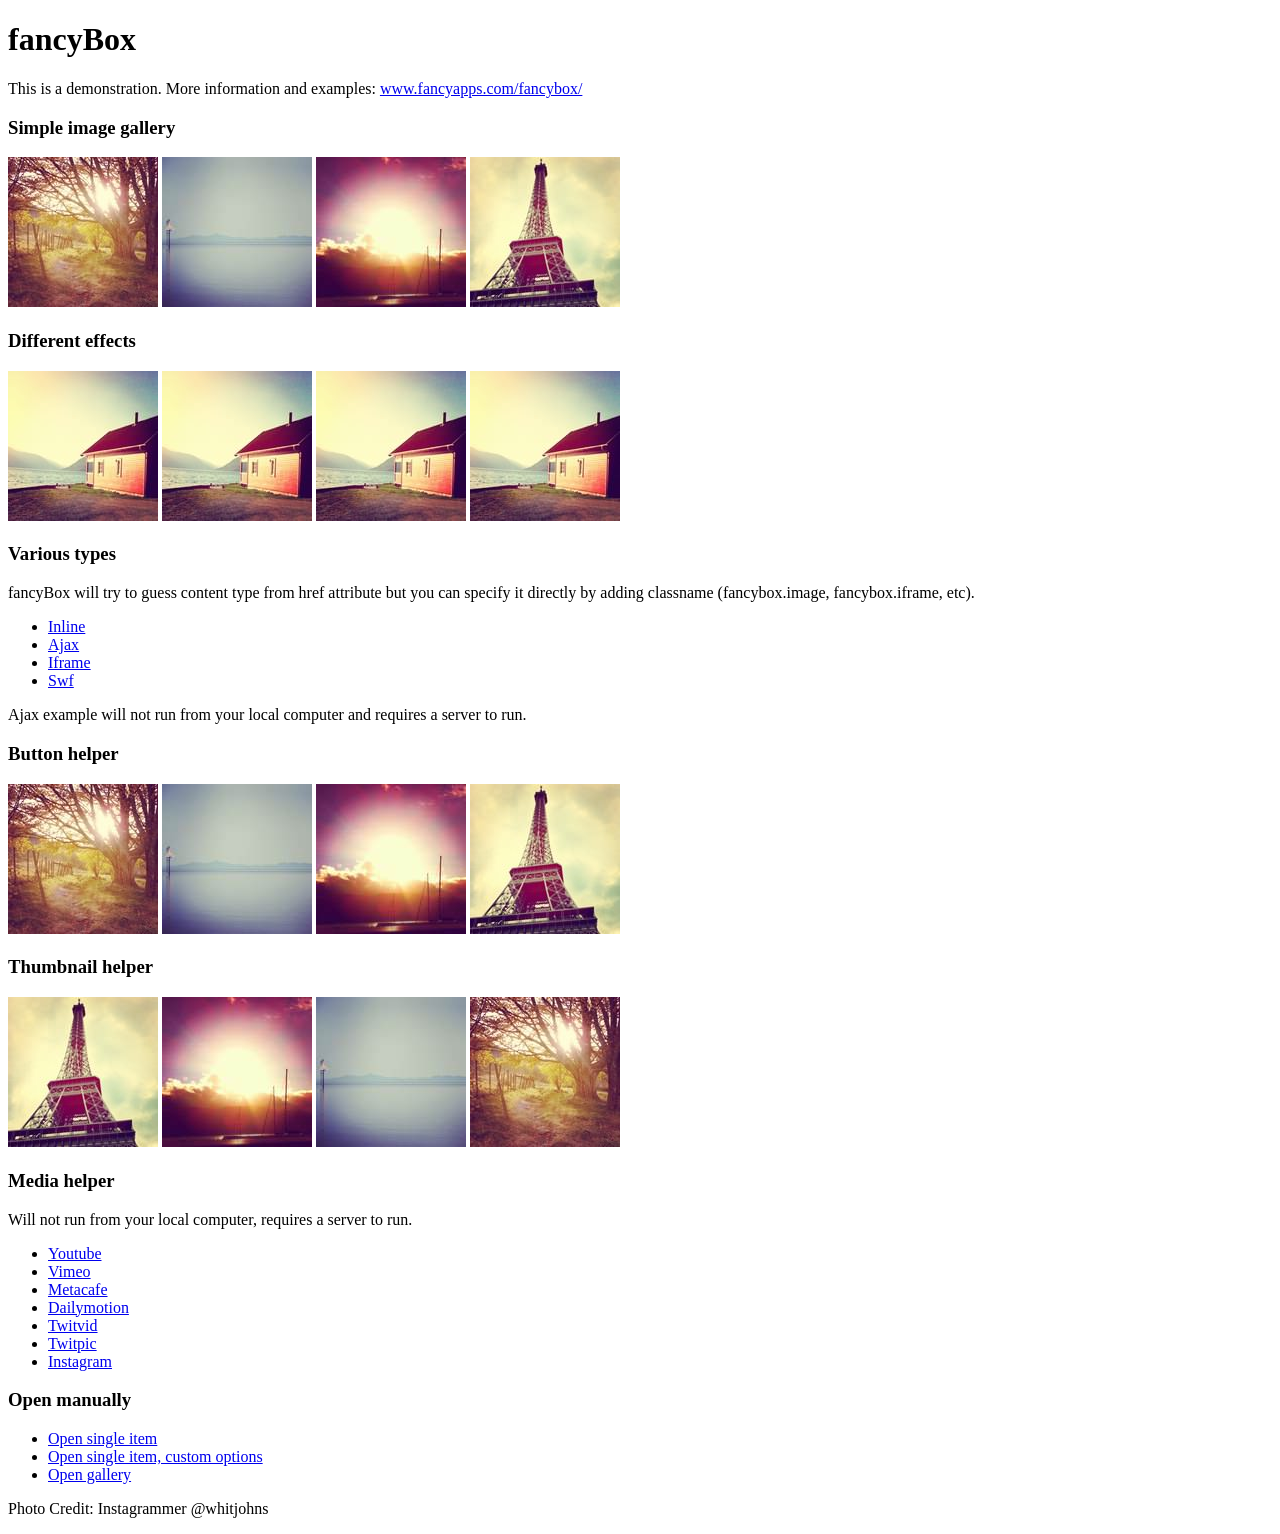
<file: assets/plugins/fancybox/demo/index.html>
<!DOCTYPE html>
<html>
<head>
	<title>fancyBox - Fancy jQuery Lightbox Alternative | Demonstration</title>
	<meta http-equiv="Content-Type" content="text/html; charset=UTF-8" />

	<!-- Add jQuery library -->
	<script type="text/javascript" src="../lib/jquery-1.8.2.min.js"></script>

	<!-- Add mousewheel plugin (this is optional) -->
	<script type="text/javascript" src="../lib/jquery.mousewheel-3.0.6.pack.js"></script>

	<!-- Add fancyBox main JS and CSS files -->
	<script type="text/javascript" src="../source/jquery.fancybox.js?v=2.1.3"></script>
	<link rel="stylesheet" type="text/css" href="../source/jquery.fancybox.css?v=2.1.2" media="screen" />

	<!-- Add Button helper (this is optional) -->
	<link rel="stylesheet" type="text/css" href="../source/helpers/jquery.fancybox-buttons.css?v=1.0.5" />
	<script type="text/javascript" src="../source/helpers/jquery.fancybox-buttons.js?v=1.0.5"></script>

	<!-- Add Thumbnail helper (this is optional) -->
	<link rel="stylesheet" type="text/css" href="../source/helpers/jquery.fancybox-thumbs.css?v=1.0.7" />
	<script type="text/javascript" src="../source/helpers/jquery.fancybox-thumbs.js?v=1.0.7"></script>

	<!-- Add Media helper (this is optional) -->
	<script type="text/javascript" src="../source/helpers/jquery.fancybox-media.js?v=1.0.5"></script>

	<script type="text/javascript">
		$(document).ready(function() {
			/*
			 *  Simple image gallery. Uses default settings
			 */

			$('.fancybox').fancybox();

			/*
			 *  Different effects
			 */

			// Change title type, overlay closing speed
			$(".fancybox-effects-a").fancybox({
				helpers: {
					title : {
						type : 'outside'
					},
					overlay : {
						speedOut : 0
					}
				}
			});

			// Disable opening and closing animations, change title type
			$(".fancybox-effects-b").fancybox({
				openEffect  : 'none',
				closeEffect	: 'none',

				helpers : {
					title : {
						type : 'over'
					}
				}
			});

			// Set custom style, close if clicked, change title type and overlay color
			$(".fancybox-effects-c").fancybox({
				wrapCSS    : 'fancybox-custom',
				closeClick : true,

				openEffect : 'none',

				helpers : {
					title : {
						type : 'inside'
					},
					overlay : {
						css : {
							'background' : 'rgba(238,238,238,0.85)'
						}
					}
				}
			});

			// Remove padding, set opening and closing animations, close if clicked and disable overlay
			$(".fancybox-effects-d").fancybox({
				padding: 0,

				openEffect : 'elastic',
				openSpeed  : 150,

				closeEffect : 'elastic',
				closeSpeed  : 150,

				closeClick : true,

				helpers : {
					overlay : null
				}
			});

			/*
			 *  Button helper. Disable animations, hide close button, change title type and content
			 */

			$('.fancybox-buttons').fancybox({
				openEffect  : 'none',
				closeEffect : 'none',

				prevEffect : 'none',
				nextEffect : 'none',

				closeBtn  : false,

				helpers : {
					title : {
						type : 'inside'
					},
					buttons	: {}
				},

				afterLoad : function() {
					this.title = 'Image ' + (this.index + 1) + ' of ' + this.group.length + (this.title ? ' - ' + this.title : '');
				}
			});


			/*
			 *  Thumbnail helper. Disable animations, hide close button, arrows and slide to next gallery item if clicked
			 */

			$('.fancybox-thumbs').fancybox({
				prevEffect : 'none',
				nextEffect : 'none',

				closeBtn  : false,
				arrows    : false,
				nextClick : true,

				helpers : {
					thumbs : {
						width  : 50,
						height : 50
					}
				}
			});

			/*
			 *  Media helper. Group items, disable animations, hide arrows, enable media and button helpers.
			*/
			$('.fancybox-media')
				.attr('rel', 'media-gallery')
				.fancybox({
					openEffect : 'none',
					closeEffect : 'none',
					prevEffect : 'none',
					nextEffect : 'none',

					arrows : false,
					helpers : {
						media : {},
						buttons : {}
					}
				});

			/*
			 *  Open manually
			 */

			$("#fancybox-manual-a").click(function() {
				$.fancybox.open('1_b.jpg');
			});

			$("#fancybox-manual-b").click(function() {
				$.fancybox.open({
					href : 'iframe.html',
					type : 'iframe',
					padding : 5
				});
			});

			$("#fancybox-manual-c").click(function() {
				$.fancybox.open([
					{
						href : '1_b.jpg',
						title : 'My title'
					}, {
						href : '2_b.jpg',
						title : '2nd title'
					}, {
						href : '3_b.jpg'
					}
				], {
					helpers : {
						thumbs : {
							width: 75,
							height: 50
						}
					}
				});
			});


		});
	</script>
	<style type="text/css">
		.fancybox-custom .fancybox-skin {
			box-shadow: 0 0 50px #222;
		}
	</style>
</head>
<body>
	<h1>fancyBox</h1>

	<p>This is a demonstration. More information and examples: <a href="http://fancyapps.com/fancybox/">www.fancyapps.com/fancybox/</a></p>

	<h3>Simple image gallery</h3>
	<p>
		<a class="fancybox" href="1_b.jpg" data-fancybox-group="gallery" title="Lorem ipsum dolor sit amet"><img src="1_s.jpg" alt="" /></a>

		<a class="fancybox" href="2_b.jpg" data-fancybox-group="gallery" title="Etiam quis mi eu elit temp"><img src="2_s.jpg" alt="" /></a>

		<a class="fancybox" href="3_b.jpg" data-fancybox-group="gallery" title="Cras neque mi, semper leon"><img src="3_s.jpg" alt="" /></a>

		<a class="fancybox" href="4_b.jpg" data-fancybox-group="gallery" title="Sed vel sapien vel sem uno"><img src="4_s.jpg" alt="" /></a>
	</p>

	<h3>Different effects</h3>
	<p>
		<a class="fancybox-effects-a" href="5_b.jpg" title="Lorem ipsum dolor sit amet, consectetur adipiscing elit"><img src="5_s.jpg" alt="" /></a>

		<a class="fancybox-effects-b" href="5_b.jpg" title="Lorem ipsum dolor sit amet, consectetur adipiscing elit"><img src="5_s.jpg" alt="" /></a>

		<a class="fancybox-effects-c" href="5_b.jpg" title="Lorem ipsum dolor sit amet, consectetur adipiscing elit"><img src="5_s.jpg" alt="" /></a>

		<a class="fancybox-effects-d" href="5_b.jpg" title="Lorem ipsum dolor sit amet, consectetur adipiscing elit"><img src="5_s.jpg" alt="" /></a>
	</p>

	<h3>Various types</h3>
	<p>
		fancyBox will try to guess content type from href attribute but you can specify it directly by adding classname (fancybox.image, fancybox.iframe, etc).
	</p>
	<ul>
		<li><a class="fancybox" href="#inline1" title="Lorem ipsum dolor sit amet">Inline</a></li>
		<li><a class="fancybox fancybox.ajax" href="ajax.txt">Ajax</a></li>
		<li><a class="fancybox fancybox.iframe" href="iframe.html">Iframe</a></li>
		<li><a class="fancybox" href="http://www.adobe.com/jp/events/cs3_web_edition_tour/swfs/perform.swf">Swf</a></li>
	</ul>

	<div id="inline1" style="width:400px;display: none;">
		<h3>Etiam quis mi eu elit</h3>
		<p>
			Lorem ipsum dolor sit amet, consectetur adipiscing elit. Etiam quis mi eu elit tempor facilisis id et neque. Nulla sit amet sem sapien. Vestibulum imperdiet porta ante ac ornare. Nulla et lorem eu nibh adipiscing ultricies nec at lacus. Cras laoreet ultricies sem, at blandit mi eleifend aliquam. Nunc enim ipsum, vehicula non pretium varius, cursus ac tortor. Vivamus fringilla congue laoreet. Quisque ultrices sodales orci, quis rhoncus justo auctor in. Phasellus dui eros, bibendum eu feugiat ornare, faucibus eu mi. Nunc aliquet tempus sem, id aliquam diam varius ac. Maecenas nisl nunc, molestie vitae eleifend vel, iaculis sed magna. Aenean tempus lacus vitae orci posuere porttitor eget non felis. Donec lectus elit, aliquam nec eleifend sit amet, vestibulum sed nunc.
		</p>
	</div>

	<p>
		Ajax example will not run from your local computer and requires a server to run.
	</p>

	<h3>Button helper</h3>
	<p>
		<a class="fancybox-buttons" data-fancybox-group="button" href="1_b.jpg"><img src="1_s.jpg" alt="" /></a>

		<a class="fancybox-buttons" data-fancybox-group="button" href="2_b.jpg"><img src="2_s.jpg" alt="" /></a>

		<a class="fancybox-buttons" data-fancybox-group="button" href="3_b.jpg"><img src="3_s.jpg" alt="" /></a>

		<a class="fancybox-buttons" data-fancybox-group="button" href="4_b.jpg"><img src="4_s.jpg" alt="" /></a>
	</p>

	<h3>Thumbnail helper</h3>
	<p>
		<a class="fancybox-thumbs" data-fancybox-group="thumb" href="4_b.jpg"><img src="4_s.jpg" alt="" /></a>

		<a class="fancybox-thumbs" data-fancybox-group="thumb" href="3_b.jpg"><img src="3_s.jpg" alt="" /></a>

		<a class="fancybox-thumbs" data-fancybox-group="thumb" href="2_b.jpg"><img src="2_s.jpg" alt="" /></a>

		<a class="fancybox-thumbs" data-fancybox-group="thumb" href="1_b.jpg"><img src="1_s.jpg" alt="" /></a>
	</p>

	<h3>Media helper</h3>
	<p>
		Will not run from your local computer, requires a server to run.
	</p>

	<ul>
		<li><a class="fancybox-media" href="http://www.youtube.com/watch?v=opj24KnzrWo">Youtube</a></li>
		<li><a class="fancybox-media" href="http://vimeo.com/25634903">Vimeo</a></li>
		<li><a class="fancybox-media" href="http://www.metacafe.com/watch/7635964/">Metacafe</a></li>
		<li><a class="fancybox-media" href="http://www.dailymotion.com/video/xoeylt_electric-guest-this-head-i-hold_music">Dailymotion</a></li>
		<li><a class="fancybox-media" href="http://twitvid.com/QY7MD">Twitvid</a></li>
		<li><a class="fancybox-media" href="http://twitpic.com/7p93st">Twitpic</a></li>
		<li><a class="fancybox-media" href="http://instagr.am/p/IejkuUGxQn">Instagram</a></li>
	</ul>

	<h3>Open manually</h3>
	<ul>
		<li><a id="fancybox-manual-a" href="javascript:;">Open single item</a></li>
		<li><a id="fancybox-manual-b" href="javascript:;">Open single item, custom options</a></li>
		<li><a id="fancybox-manual-c" href="javascript:;">Open gallery</a></li>
	</ul>

	<p>
		Photo Credit: Instagrammer @whitjohns
	</p>
</body>
</html>
</file>
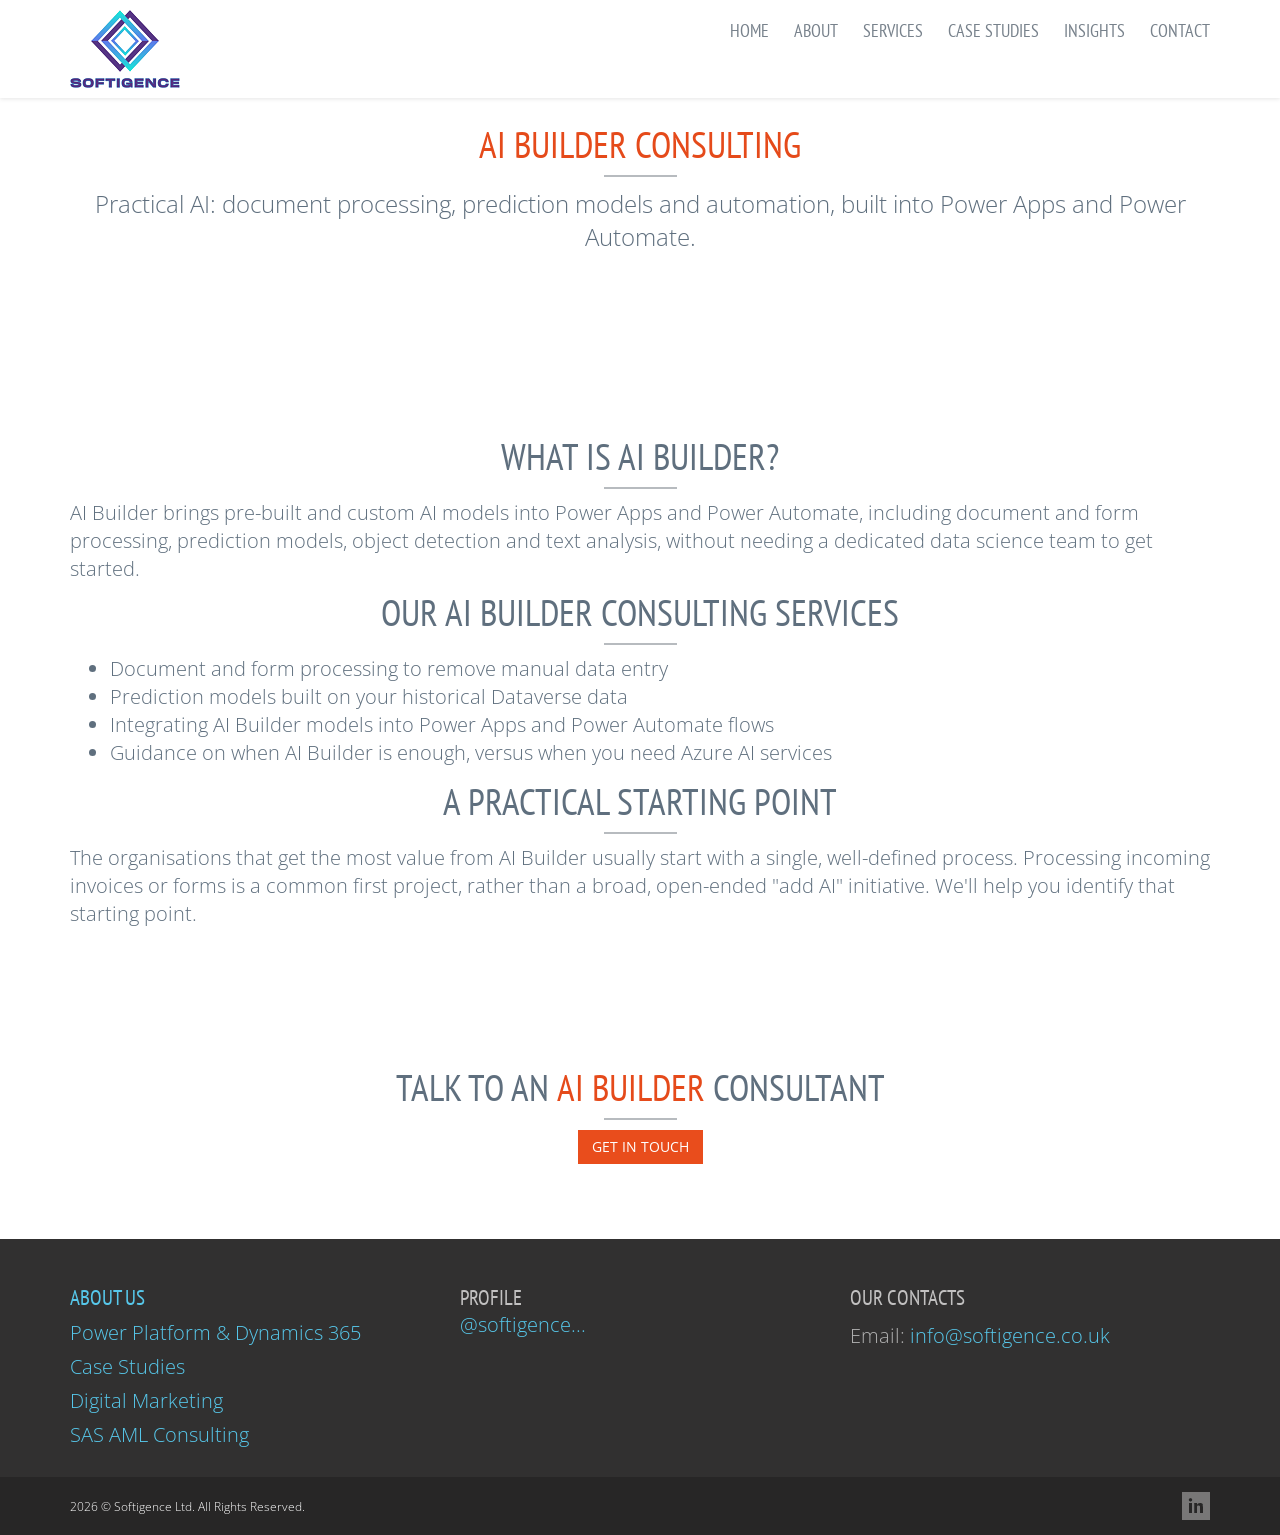
<file: ai-builder.html>
<!DOCTYPE html>
<html lang="en">
<head>
<meta charset="utf-8">
<title>AI Builder Consulting Services UK | Softigence</title>

<meta content="width=device-width, initial-scale=1.0" name="viewport">
<meta http-equiv="X-UA-Compatible" content="IE=edge,chrome=1">

<meta content="AI Builder consulting for UK organisations: document processing, prediction models and AI-powered automation built into Power Apps and Power Automate." name="description">
<meta content="AI Builder consulting, AI Builder UK, document processing Power Platform, Power Platform AI" name="keywords">
<meta content="Softigence Ltd" name="author">

<meta property="og:site_name" content="Softigence Ltd">
<meta property="og:title" content="AI Builder Consulting Services UK | Softigence">
<meta property="og:description" content="AI Builder consulting for UK organisations: document processing, prediction models and AI-powered automation built into Power Apps and Power Automate.">
<meta property="og:type" content="website">
<meta property="og:image" content="assets/onepage/img/logo/softigence-logo.png">
<meta property="og:url" content="https://www.softigence.co.uk/ai-builder.html">

<link rel="canonical" href="https://www.softigence.co.uk/ai-builder.html">

<link rel="apple-touch-icon" sizes="180x180" href="assets/onepage/img/favicon/apple-touch-icon.png">
<link rel="icon" type="image/png" sizes="32x32" href="assets/onepage/img/favicon/favicon-32x32.png">
<link rel="icon" type="image/png" sizes="16x16" href="assets/onepage/img/favicon/favicon-16x16.png">
<link rel="manifest" href="assets/onepage/img/favicon/site.webmanifest">
<link rel="shortcut icon" href="assets/onepage/img/favicon/favicon.ico">
<!-- Fonts START -->
<link href="https://fonts.googleapis.com/css?family=Open+Sans:300,400,600,700|Pathway+Gothic+One|PT+Sans+Narrow:400+700|Source+Sans+Pro:200,300,400,600,700,900&amp;subset=all" rel="stylesheet" type="text/css">
<!-- Fonts END -->
<link href="assets/plugins/bootstrap/css/bootstrap.min.css" rel="stylesheet">
<link href="assets/plugins/font-awesome/css/font-awesome.min.css" rel="stylesheet">
<link href="assets/pages/css/animate.css" rel="stylesheet">
<link href="assets/plugins/fancybox/source/jquery.fancybox.css" rel="stylesheet">
<link href="assets/pages/css/components.css" rel="stylesheet">
<link href="assets/pages/css/slider.css" rel="stylesheet">
<link href="assets/onepage/css/style.css" rel="stylesheet">
<link href="assets/onepage/css/style-responsive.css" rel="stylesheet">
<link href="assets/onepage/css/themes/red.css" rel="stylesheet" id="style-color">
<link href="assets/onepage/css/custom.css" rel="stylesheet">
<!-- Google tag (gtag.js) -->
<script async src="https://www.googletagmanager.com/gtag/js?id=G-LFLSM877MF"></script>
<script>
  window.dataLayer = window.dataLayer || [];
  function gtag(){dataLayer.push(arguments);}
  gtag('js', new Date());
  gtag('config', 'G-LFLSM877MF');
</script>
<script type="application/ld+json">
{
  "@context": "https://schema.org",
  "@type": "Service",
  "serviceType": "AI Builder Consulting",
  "provider": {
    "@type": "ProfessionalService",
    "name": "Softigence Ltd",
    "url": "https://www.softigence.co.uk/",
    "email": "info@softigence.co.uk"
  },
  "areaServed": "GB",
  "description": "AI Builder consulting covering document processing, prediction models and AI-powered automation within the Power Platform."
}
</script>
</head>
<body class="menu-always-on-top">
    <!-- Header BEGIN -->
    <div class="header header-mobi-ext">
        <div class="container">
            <div class="row">
                <div class="col-md-2 col-sm-2">
                    <a class="site-logo" href="index.html"><img src="assets/onepage/img/logo/softigence-logo.png" alt="Softigence Ltd"></a>
                </div>
                <a href="javascript:void(0);" class="mobi-toggler" aria-label="Toggle navigation menu"><i class="fa fa-bars"></i></a>
                <div class="col-md-10 pull-right">
                    <ul class="header-navigation">
                        <li><a href="index.html">Home</a></li>
                        <li><a href="index.html#about">About</a></li>
                        <li><a href="index.html#services">Services</a></li>
                        <li><a href="index.html#portfolio">Case Studies</a></li>
                        <li><a href="blog/index.html">Insights</a></li>
                        <li><a href="index.html#contact">Contact</a></li>
                    </ul>
                </div>
            </div>
        </div>
    </div>
    <!-- Header END -->
    <!-- Page banner BEGIN -->
    <div class="choose-us-block content text-center margin-bottom-40" style="margin-top:60px;">
        <div class="container">
            <h1><strong>AI Builder Consulting</strong></h1>
            <h4>Practical AI: document processing, prediction models and automation, built into Power Apps and Power Automate.</h4>
        </div>
    </div>
    <!-- Page banner END -->
    <div class="services-block content content-center">
        <div class="container">
            <div class="row">
                <div class="col-md-12 col-sm-12 text-left">
<h2>What is AI Builder?</h2>
<p>AI Builder brings pre-built and custom AI models into Power Apps and Power Automate, including document and form processing, prediction models, object detection and text analysis, without needing a dedicated data science team to get started.</p>
<h2>Our AI Builder consulting services</h2>
<ul>
<li>Document and form processing to remove manual data entry</li>
<li>Prediction models built on your historical Dataverse data</li>
<li>Integrating AI Builder models into Power Apps and Power Automate flows</li>
<li>Guidance on when AI Builder is enough, versus when you need Azure AI services</li>
</ul>
<h2>A practical starting point</h2>
<p>The organisations that get the most value from AI Builder usually start with a single, well-defined process. Processing incoming invoices or forms is a common first project, rather than a broad, open-ended "add AI" initiative. We'll help you identify that starting point.</p>

                </div>
            </div>
        </div>
    </div>
    <div class="services-block content content-center">
        <div class="container text-center">
            <h2>Talk to an <strong>AI Builder</strong> consultant</h2>
            <p><a href="index.html#contact" class="btn btn-primary">Get in touch</a></p>
        </div>
    </div>
    <!-- BEGIN PRE-FOOTER -->
    <div class="pre-footer" id="footer">
        <div class="container">
            <div class="row">
                <div class="col-md-4 col-sm-6 pre-footer-col">
                    <h2><a href="index.html#about">About us</a></h2>
                    <ul class="footer-links">
                        <li><a href="index.html#services">Power Platform &amp; Dynamics 365</a></li>
                        <li><a href="index.html#portfolio">Case Studies</a></li>
                        <li><a href="digital-marketing.html">Digital Marketing</a></li>
                        <li><a href="aml-consulting.html">SAS AML Consulting</a></li>
                    </ul>
                </div>
                <div class="col-md-4 col-sm-6 pre-footer-col">
                    <h2 class="margin-bottom-0">Profile</h2>
                    <a class="twitter-timeline" href="https://www.linkedin.com/company/softigence" target="_blank" data-tweet-limit="2" data-theme="dark" data-link-color="#57C8EB" data-widget-id="455411516829736961" data-chrome="noheader nofooter noscrollbar noborders transparent">@softigence...</a>
                </div>
                <div class="col-md-4 col-sm-6 pre-footer-col">
                    <h2>Our Contacts</h2>
                    <address class="margin-bottom-20">
                        Email: <a href="mailto:info@softigence.co.uk">info@softigence.co.uk</a>
                    </address>
                </div>
            </div>
        </div>
    </div>
    <!-- END PRE-FOOTER -->

    <!-- BEGIN FOOTER -->
    <div class="footer">
        <div class="container">
            <div class="row">
                <div class="col-md-6 col-sm-6">
                    <div class="copyright"><span id="copyright-year"></span> © Softigence Ltd. All Rights Reserved.</div>
                </div>
                <div class="col-md-6 col-sm-6 text-right">
                    <ul class="social-icons">
                        <li><a class="linkedin" data-original-title="linkedin" aria-label="Softigence on LinkedIn" target="_blank" rel="noopener" href="https://www.linkedin.com/company/softigence"></a></li>
                    </ul>
                </div>
            </div>
        </div>
    </div>
    <!-- END FOOTER -->
    <a href="#" class="go2top scroll"><i class="fa fa-arrow-up"></i></a>

<script src="assets/plugins/jquery.min.js" type="text/javascript"></script>
<script src="assets/plugins/jquery-migrate.min.js" type="text/javascript"></script>
<script src="assets/plugins/bootstrap/js/bootstrap.min.js" type="text/javascript"></script>
<script src="assets/plugins/fancybox/source/jquery.fancybox.pack.js" type="text/javascript"></script>
<script src="assets/plugins/jquery.easing.js"></script>
<script src="assets/plugins/jquery.parallax.js"></script>
<script src="assets/plugins/jquery.scrollTo.min.js"></script>
<script src="assets/onepage/scripts/jquery.nav.js"></script>
<script src="assets/onepage/scripts/layout.js" type="text/javascript"></script>
<script>
    jQuery(document).ready(function() {
        Layout.init();
    });
</script>
<script>
    document.getElementById('copyright-year').textContent = new Date().getFullYear();
</script>
</body>
</html>
</file>
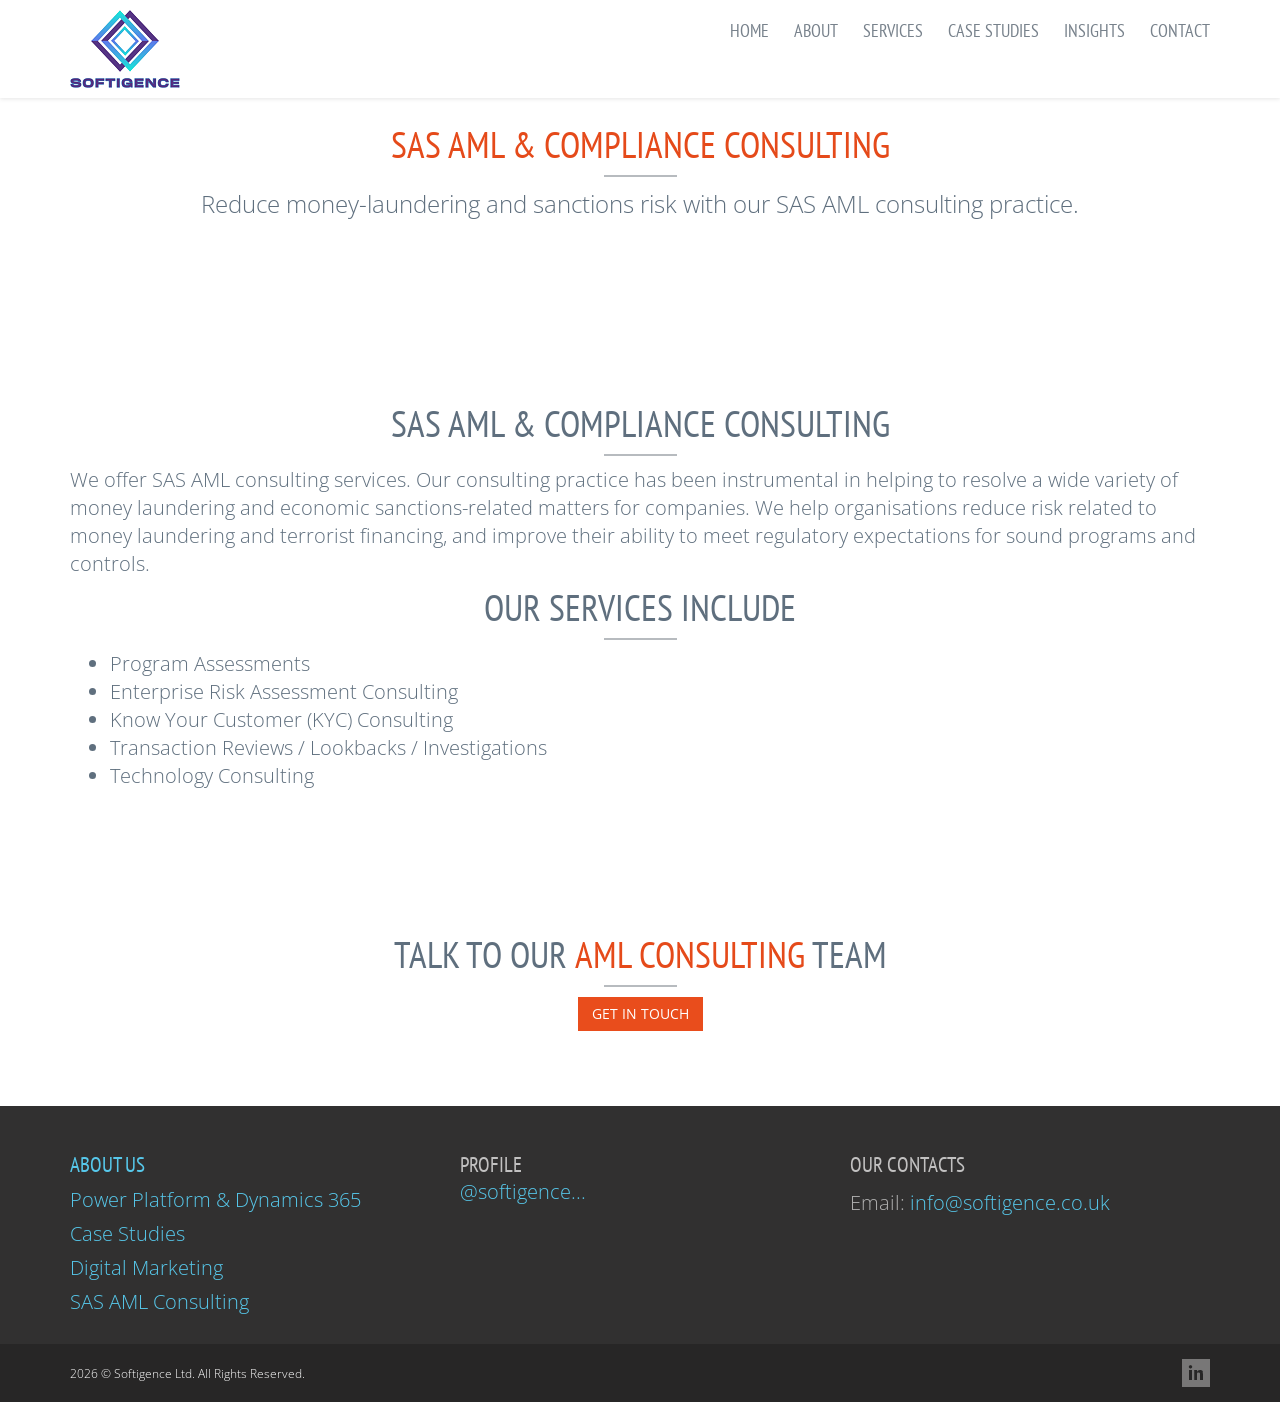
<file: aml-consulting.html>
<!DOCTYPE html>
<html lang="en">
<head>
<meta charset="utf-8">
<title>SAS AML &amp; Compliance Consulting | Softigence</title>

<meta content="width=device-width, initial-scale=1.0" name="viewport">
<meta http-equiv="X-UA-Compatible" content="IE=edge,chrome=1">

<meta content="SAS AML consulting services covering program assessments, enterprise risk assessment, KYC, transaction reviews and technology consulting." name="description">
<meta content="SAS AML consulting, anti-money laundering consulting, KYC consulting UK" name="keywords">
<meta content="Softigence Ltd" name="author">

<meta property="og:site_name" content="Softigence Ltd">
<meta property="og:title" content="SAS AML &amp; Compliance Consulting | Softigence">
<meta property="og:description" content="SAS AML consulting services covering program assessments, enterprise risk assessment, KYC, transaction reviews and technology consulting.">
<meta property="og:type" content="website">
<meta property="og:image" content="assets/onepage/img/logo/softigence-logo.png">
<meta property="og:url" content="https://www.softigence.co.uk/aml-consulting.html">

<link rel="canonical" href="https://www.softigence.co.uk/aml-consulting.html">

<link rel="apple-touch-icon" sizes="180x180" href="assets/onepage/img/favicon/apple-touch-icon.png">
<link rel="icon" type="image/png" sizes="32x32" href="assets/onepage/img/favicon/favicon-32x32.png">
<link rel="icon" type="image/png" sizes="16x16" href="assets/onepage/img/favicon/favicon-16x16.png">
<link rel="manifest" href="assets/onepage/img/favicon/site.webmanifest">
<link rel="shortcut icon" href="assets/onepage/img/favicon/favicon.ico">
<!-- Fonts START -->
<link href="https://fonts.googleapis.com/css?family=Open+Sans:300,400,600,700|Pathway+Gothic+One|PT+Sans+Narrow:400+700|Source+Sans+Pro:200,300,400,600,700,900&amp;subset=all" rel="stylesheet" type="text/css">
<!-- Fonts END -->
<link href="assets/plugins/bootstrap/css/bootstrap.min.css" rel="stylesheet">
<link href="assets/plugins/font-awesome/css/font-awesome.min.css" rel="stylesheet">
<link href="assets/pages/css/animate.css" rel="stylesheet">
<link href="assets/plugins/fancybox/source/jquery.fancybox.css" rel="stylesheet">
<link href="assets/pages/css/components.css" rel="stylesheet">
<link href="assets/pages/css/slider.css" rel="stylesheet">
<link href="assets/onepage/css/style.css" rel="stylesheet">
<link href="assets/onepage/css/style-responsive.css" rel="stylesheet">
<link href="assets/onepage/css/themes/red.css" rel="stylesheet" id="style-color">
<link href="assets/onepage/css/custom.css" rel="stylesheet">
<!-- Google tag (gtag.js) -->
<script async src="https://www.googletagmanager.com/gtag/js?id=G-LFLSM877MF"></script>
<script>
  window.dataLayer = window.dataLayer || [];
  function gtag(){dataLayer.push(arguments);}
  gtag('js', new Date());
  gtag('config', 'G-LFLSM877MF');
</script>
<script type="application/ld+json">
{
  "@context": "https://schema.org",
  "@type": "Service",
  "serviceType": "AML Consulting",
  "provider": {
    "@type": "ProfessionalService",
    "name": "Softigence Ltd",
    "url": "https://www.softigence.co.uk/",
    "email": "info@softigence.co.uk"
  },
  "areaServed": "GB",
  "description": "SAS AML and compliance consulting including program assessments, risk assessment, KYC and transaction reviews."
}
</script>
</head>
<body class="menu-always-on-top">
    <!-- Header BEGIN -->
    <div class="header header-mobi-ext">
        <div class="container">
            <div class="row">
                <div class="col-md-2 col-sm-2">
                    <a class="site-logo" href="index.html"><img src="assets/onepage/img/logo/softigence-logo.png" alt="Softigence Ltd"></a>
                </div>
                <a href="javascript:void(0);" class="mobi-toggler" aria-label="Toggle navigation menu"><i class="fa fa-bars"></i></a>
                <div class="col-md-10 pull-right">
                    <ul class="header-navigation">
                        <li><a href="index.html">Home</a></li>
                        <li><a href="index.html#about">About</a></li>
                        <li><a href="index.html#services">Services</a></li>
                        <li><a href="index.html#portfolio">Case Studies</a></li>
                        <li><a href="blog/index.html">Insights</a></li>
                        <li><a href="index.html#contact">Contact</a></li>
                    </ul>
                </div>
            </div>
        </div>
    </div>
    <!-- Header END -->
    <!-- Page banner BEGIN -->
    <div class="choose-us-block content text-center margin-bottom-40" style="margin-top:60px;">
        <div class="container">
            <h1><strong>SAS AML &amp; Compliance Consulting</strong></h1>
            <h4>Reduce money-laundering and sanctions risk with our SAS AML consulting practice.</h4>
        </div>
    </div>
    <!-- Page banner END -->
    <div class="services-block content content-center">
        <div class="container">
            <div class="row">
                <div class="col-md-12 col-sm-12 text-left">
<h2>SAS AML &amp; compliance consulting</h2>
<p>We offer SAS AML consulting services. Our consulting practice has been instrumental in helping to resolve a wide variety of money laundering and economic sanctions-related matters for companies. We help organisations reduce risk related to money laundering and terrorist financing, and improve their ability to meet regulatory expectations for sound programs and controls.</p>
<h2>Our services include</h2>
<ul>
<li>Program Assessments</li>
<li>Enterprise Risk Assessment Consulting</li>
<li>Know Your Customer (KYC) Consulting</li>
<li>Transaction Reviews / Lookbacks / Investigations</li>
<li>Technology Consulting</li>
</ul>

                </div>
            </div>
        </div>
    </div>
    <div class="services-block content content-center">
        <div class="container text-center">
            <h2>Talk to our <strong>AML Consulting</strong> team</h2>
            <p><a href="index.html#contact" class="btn btn-primary">Get in touch</a></p>
        </div>
    </div>
    <!-- BEGIN PRE-FOOTER -->
    <div class="pre-footer" id="footer">
        <div class="container">
            <div class="row">
                <div class="col-md-4 col-sm-6 pre-footer-col">
                    <h2><a href="index.html#about">About us</a></h2>
                    <ul class="footer-links">
                        <li><a href="index.html#services">Power Platform &amp; Dynamics 365</a></li>
                        <li><a href="index.html#portfolio">Case Studies</a></li>
                        <li><a href="digital-marketing.html">Digital Marketing</a></li>
                        <li><a href="aml-consulting.html">SAS AML Consulting</a></li>
                    </ul>
                </div>
                <div class="col-md-4 col-sm-6 pre-footer-col">
                    <h2 class="margin-bottom-0">Profile</h2>
                    <a class="twitter-timeline" href="https://www.linkedin.com/company/softigence" target="_blank" data-tweet-limit="2" data-theme="dark" data-link-color="#57C8EB" data-widget-id="455411516829736961" data-chrome="noheader nofooter noscrollbar noborders transparent">@softigence...</a>
                </div>
                <div class="col-md-4 col-sm-6 pre-footer-col">
                    <h2>Our Contacts</h2>
                    <address class="margin-bottom-20">
                        Email: <a href="mailto:info@softigence.co.uk">info@softigence.co.uk</a>
                    </address>
                </div>
            </div>
        </div>
    </div>
    <!-- END PRE-FOOTER -->

    <!-- BEGIN FOOTER -->
    <div class="footer">
        <div class="container">
            <div class="row">
                <div class="col-md-6 col-sm-6">
                    <div class="copyright"><span id="copyright-year"></span> © Softigence Ltd. All Rights Reserved.</div>
                </div>
                <div class="col-md-6 col-sm-6 text-right">
                    <ul class="social-icons">
                        <li><a class="linkedin" data-original-title="linkedin" aria-label="Softigence on LinkedIn" target="_blank" rel="noopener" href="https://www.linkedin.com/company/softigence"></a></li>
                    </ul>
                </div>
            </div>
        </div>
    </div>
    <!-- END FOOTER -->
    <a href="#" class="go2top scroll"><i class="fa fa-arrow-up"></i></a>

<script src="assets/plugins/jquery.min.js" type="text/javascript"></script>
<script src="assets/plugins/jquery-migrate.min.js" type="text/javascript"></script>
<script src="assets/plugins/bootstrap/js/bootstrap.min.js" type="text/javascript"></script>
<script src="assets/plugins/fancybox/source/jquery.fancybox.pack.js" type="text/javascript"></script>
<script src="assets/plugins/jquery.easing.js"></script>
<script src="assets/plugins/jquery.parallax.js"></script>
<script src="assets/plugins/jquery.scrollTo.min.js"></script>
<script src="assets/onepage/scripts/jquery.nav.js"></script>
<script src="assets/onepage/scripts/layout.js" type="text/javascript"></script>
<script>
    jQuery(document).ready(function() {
        Layout.init();
    });
</script>
<script>
    document.getElementById('copyright-year').textContent = new Date().getFullYear();
</script>
</body>
</html>
</file>
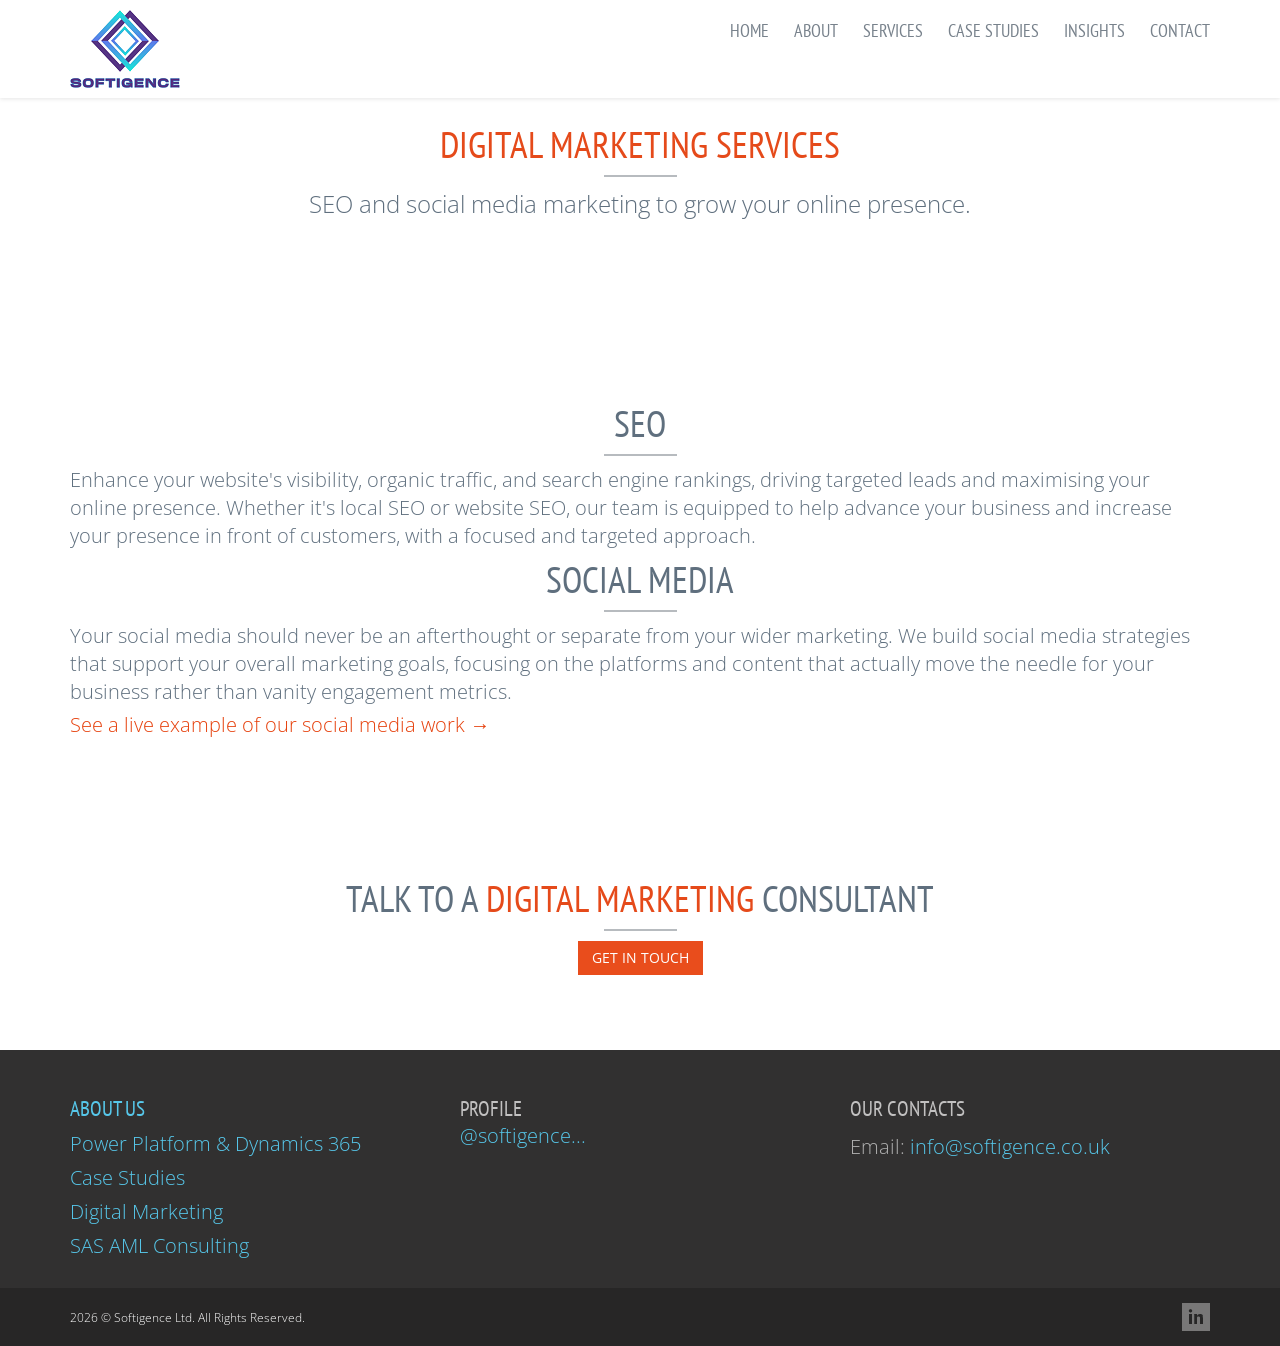
<file: digital-marketing.html>
<!DOCTYPE html>
<html lang="en">
<head>
<meta charset="utf-8">
<title>Digital Marketing Services | Softigence</title>

<meta content="width=device-width, initial-scale=1.0" name="viewport">
<meta http-equiv="X-UA-Compatible" content="IE=edge,chrome=1">

<meta content="SEO and social media marketing services from Softigence, covering local and website SEO, and social media strategy." name="description">
<meta content="digital marketing agency, SEO services, social media marketing UK" name="keywords">
<meta content="Softigence Ltd" name="author">

<meta property="og:site_name" content="Softigence Ltd">
<meta property="og:title" content="Digital Marketing Services | Softigence">
<meta property="og:description" content="SEO and social media marketing services from Softigence, covering local and website SEO, and social media strategy.">
<meta property="og:type" content="website">
<meta property="og:image" content="assets/onepage/img/logo/softigence-logo.png">
<meta property="og:url" content="https://www.softigence.co.uk/digital-marketing.html">

<link rel="canonical" href="https://www.softigence.co.uk/digital-marketing.html">

<link rel="apple-touch-icon" sizes="180x180" href="assets/onepage/img/favicon/apple-touch-icon.png">
<link rel="icon" type="image/png" sizes="32x32" href="assets/onepage/img/favicon/favicon-32x32.png">
<link rel="icon" type="image/png" sizes="16x16" href="assets/onepage/img/favicon/favicon-16x16.png">
<link rel="manifest" href="assets/onepage/img/favicon/site.webmanifest">
<link rel="shortcut icon" href="assets/onepage/img/favicon/favicon.ico">
<!-- Fonts START -->
<link href="https://fonts.googleapis.com/css?family=Open+Sans:300,400,600,700|Pathway+Gothic+One|PT+Sans+Narrow:400+700|Source+Sans+Pro:200,300,400,600,700,900&amp;subset=all" rel="stylesheet" type="text/css">
<!-- Fonts END -->
<link href="assets/plugins/bootstrap/css/bootstrap.min.css" rel="stylesheet">
<link href="assets/plugins/font-awesome/css/font-awesome.min.css" rel="stylesheet">
<link href="assets/pages/css/animate.css" rel="stylesheet">
<link href="assets/plugins/fancybox/source/jquery.fancybox.css" rel="stylesheet">
<link href="assets/pages/css/components.css" rel="stylesheet">
<link href="assets/pages/css/slider.css" rel="stylesheet">
<link href="assets/onepage/css/style.css" rel="stylesheet">
<link href="assets/onepage/css/style-responsive.css" rel="stylesheet">
<link href="assets/onepage/css/themes/red.css" rel="stylesheet" id="style-color">
<link href="assets/onepage/css/custom.css" rel="stylesheet">
<!-- Google tag (gtag.js) -->
<script async src="https://www.googletagmanager.com/gtag/js?id=G-LFLSM877MF"></script>
<script>
  window.dataLayer = window.dataLayer || [];
  function gtag(){dataLayer.push(arguments);}
  gtag('js', new Date());
  gtag('config', 'G-LFLSM877MF');
</script>
<script type="application/ld+json">
{
  "@context": "https://schema.org",
  "@type": "Service",
  "serviceType": "Digital Marketing",
  "provider": {
    "@type": "ProfessionalService",
    "name": "Softigence Ltd",
    "url": "https://www.softigence.co.uk/",
    "email": "info@softigence.co.uk"
  },
  "areaServed": "GB",
  "description": "SEO and social media marketing services."
}
</script>
</head>
<body class="menu-always-on-top">
    <!-- Header BEGIN -->
    <div class="header header-mobi-ext">
        <div class="container">
            <div class="row">
                <div class="col-md-2 col-sm-2">
                    <a class="site-logo" href="index.html"><img src="assets/onepage/img/logo/softigence-logo.png" alt="Softigence Ltd"></a>
                </div>
                <a href="javascript:void(0);" class="mobi-toggler" aria-label="Toggle navigation menu"><i class="fa fa-bars"></i></a>
                <div class="col-md-10 pull-right">
                    <ul class="header-navigation">
                        <li><a href="index.html">Home</a></li>
                        <li><a href="index.html#about">About</a></li>
                        <li><a href="index.html#services">Services</a></li>
                        <li><a href="index.html#portfolio">Case Studies</a></li>
                        <li><a href="blog/index.html">Insights</a></li>
                        <li><a href="index.html#contact">Contact</a></li>
                    </ul>
                </div>
            </div>
        </div>
    </div>
    <!-- Header END -->
    <!-- Page banner BEGIN -->
    <div class="choose-us-block content text-center margin-bottom-40" style="margin-top:60px;">
        <div class="container">
            <h1><strong>Digital Marketing Services</strong></h1>
            <h4>SEO and social media marketing to grow your online presence.</h4>
        </div>
    </div>
    <!-- Page banner END -->
    <div class="services-block content content-center">
        <div class="container">
            <div class="row">
                <div class="col-md-12 col-sm-12 text-left">
<h2>SEO</h2>
<p>Enhance your website's visibility, organic traffic, and search engine rankings, driving targeted leads and maximising your online presence. Whether it's local SEO or website SEO, our team is equipped to help advance your business and increase your presence in front of customers, with a focused and targeted approach.</p>
<h2>Social Media</h2>
<p>Your social media should never be an afterthought or separate from your wider marketing. We build social media strategies that support your overall marketing goals, focusing on the platforms and content that actually move the needle for your business rather than vanity engagement metrics.</p>
<p><a href="socialmedia/index.html" target="_blank" rel="noopener">See a live example of our social media work &rarr;</a></p>

                </div>
            </div>
        </div>
    </div>
    <div class="services-block content content-center">
        <div class="container text-center">
            <h2>Talk to a <strong>Digital Marketing</strong> consultant</h2>
            <p><a href="index.html#contact" class="btn btn-primary">Get in touch</a></p>
        </div>
    </div>
    <!-- BEGIN PRE-FOOTER -->
    <div class="pre-footer" id="footer">
        <div class="container">
            <div class="row">
                <div class="col-md-4 col-sm-6 pre-footer-col">
                    <h2><a href="index.html#about">About us</a></h2>
                    <ul class="footer-links">
                        <li><a href="index.html#services">Power Platform &amp; Dynamics 365</a></li>
                        <li><a href="index.html#portfolio">Case Studies</a></li>
                        <li><a href="digital-marketing.html">Digital Marketing</a></li>
                        <li><a href="aml-consulting.html">SAS AML Consulting</a></li>
                    </ul>
                </div>
                <div class="col-md-4 col-sm-6 pre-footer-col">
                    <h2 class="margin-bottom-0">Profile</h2>
                    <a class="twitter-timeline" href="https://www.linkedin.com/company/softigence" target="_blank" data-tweet-limit="2" data-theme="dark" data-link-color="#57C8EB" data-widget-id="455411516829736961" data-chrome="noheader nofooter noscrollbar noborders transparent">@softigence...</a>
                </div>
                <div class="col-md-4 col-sm-6 pre-footer-col">
                    <h2>Our Contacts</h2>
                    <address class="margin-bottom-20">
                        Email: <a href="mailto:info@softigence.co.uk">info@softigence.co.uk</a>
                    </address>
                </div>
            </div>
        </div>
    </div>
    <!-- END PRE-FOOTER -->

    <!-- BEGIN FOOTER -->
    <div class="footer">
        <div class="container">
            <div class="row">
                <div class="col-md-6 col-sm-6">
                    <div class="copyright"><span id="copyright-year"></span> © Softigence Ltd. All Rights Reserved.</div>
                </div>
                <div class="col-md-6 col-sm-6 text-right">
                    <ul class="social-icons">
                        <li><a class="linkedin" data-original-title="linkedin" aria-label="Softigence on LinkedIn" target="_blank" rel="noopener" href="https://www.linkedin.com/company/softigence"></a></li>
                    </ul>
                </div>
            </div>
        </div>
    </div>
    <!-- END FOOTER -->
    <a href="#" class="go2top scroll"><i class="fa fa-arrow-up"></i></a>

<script src="assets/plugins/jquery.min.js" type="text/javascript"></script>
<script src="assets/plugins/jquery-migrate.min.js" type="text/javascript"></script>
<script src="assets/plugins/bootstrap/js/bootstrap.min.js" type="text/javascript"></script>
<script src="assets/plugins/fancybox/source/jquery.fancybox.pack.js" type="text/javascript"></script>
<script src="assets/plugins/jquery.easing.js"></script>
<script src="assets/plugins/jquery.parallax.js"></script>
<script src="assets/plugins/jquery.scrollTo.min.js"></script>
<script src="assets/onepage/scripts/jquery.nav.js"></script>
<script src="assets/onepage/scripts/layout.js" type="text/javascript"></script>
<script>
    jQuery(document).ready(function() {
        Layout.init();
    });
</script>
<script>
    document.getElementById('copyright-year').textContent = new Date().getFullYear();
</script>
</body>
</html>
</file>
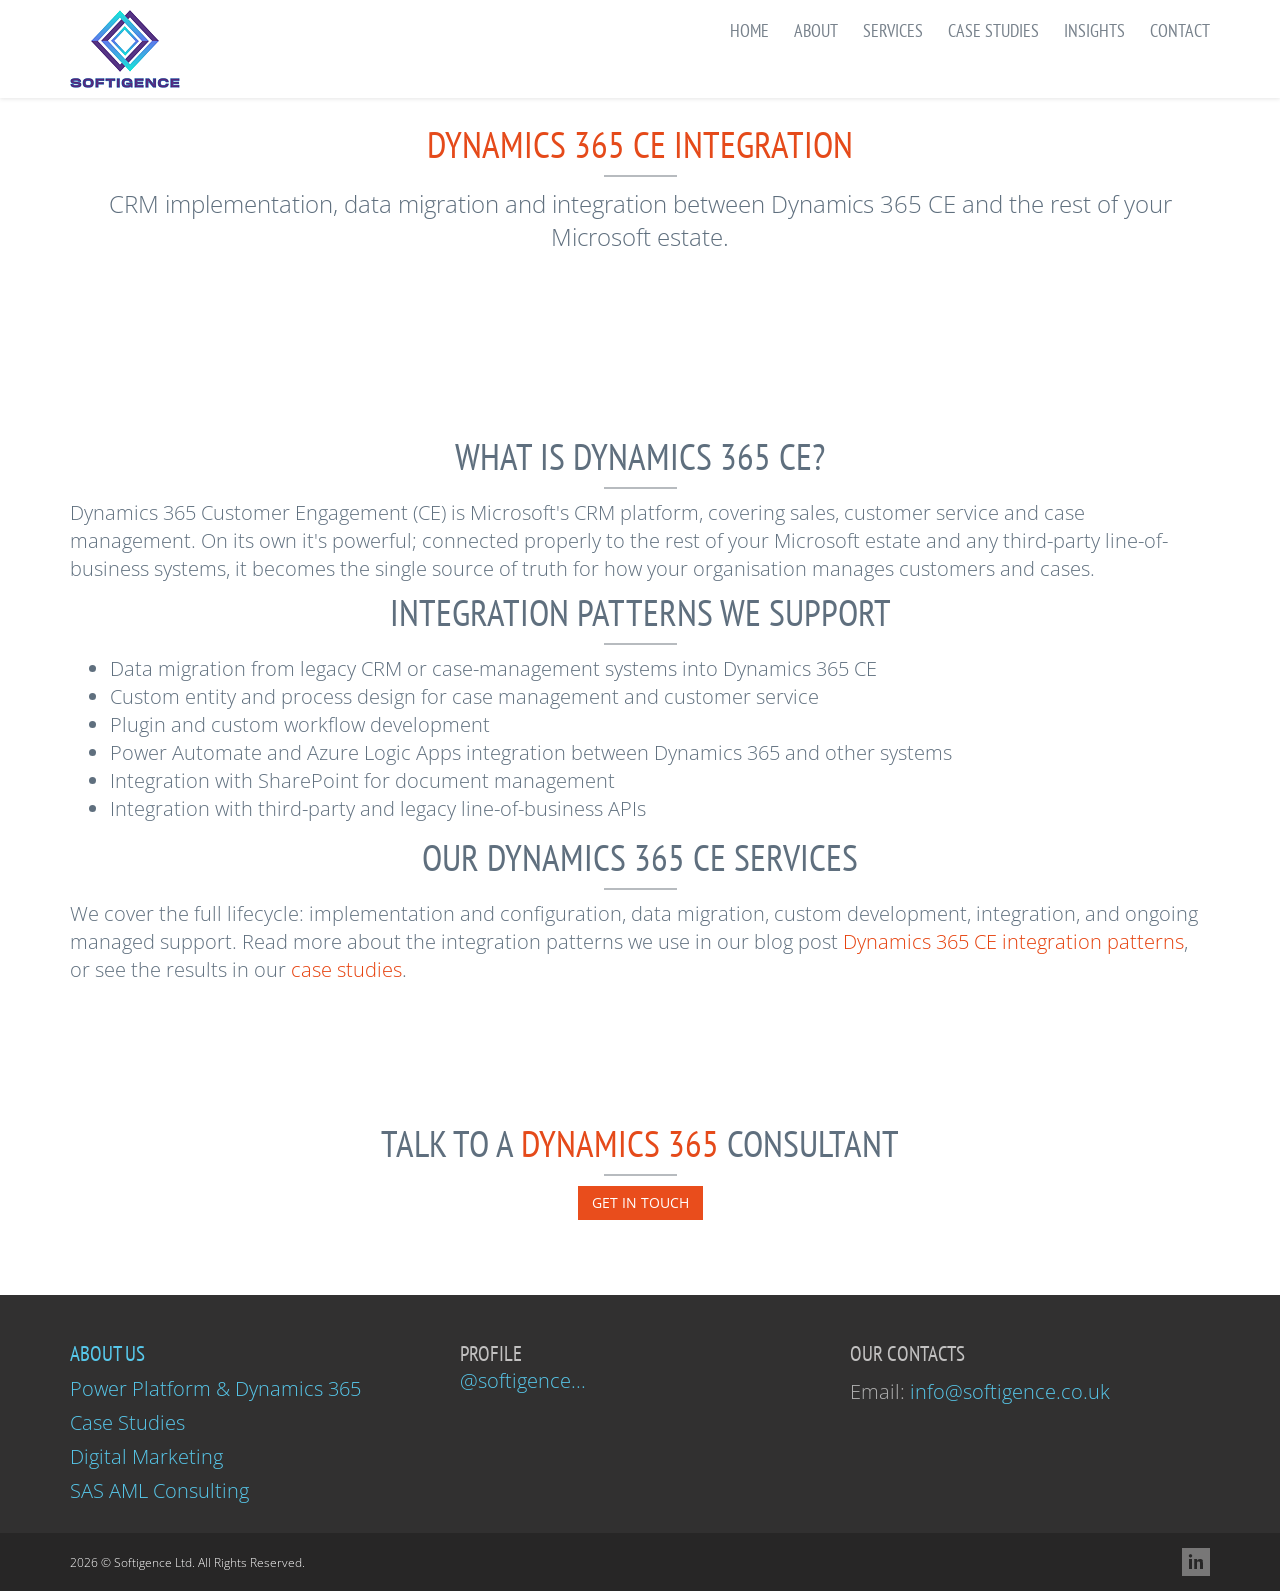
<file: dynamics-365-integration.html>
<!DOCTYPE html>
<html lang="en">
<head>
<meta charset="utf-8">
<title>Dynamics 365 CE Integration Services UK | Softigence</title>

<meta content="width=device-width, initial-scale=1.0" name="viewport">
<meta http-equiv="X-UA-Compatible" content="IE=edge,chrome=1">

<meta content="Dynamics 365 CE implementation and integration for UK organisations: CRM, case management, data migration and Power Platform integration." name="description">
<meta content="Dynamics 365 CE integration, Dynamics 365 consultant UK, CRM implementation, Dynamics 365 case management" name="keywords">
<meta content="Softigence Ltd" name="author">

<meta property="og:site_name" content="Softigence Ltd">
<meta property="og:title" content="Dynamics 365 CE Integration Services UK | Softigence">
<meta property="og:description" content="Dynamics 365 CE implementation and integration for UK organisations: CRM, case management, data migration and Power Platform integration.">
<meta property="og:type" content="website">
<meta property="og:image" content="assets/onepage/img/logo/softigence-logo.png">
<meta property="og:url" content="https://www.softigence.co.uk/dynamics-365-integration.html">

<link rel="canonical" href="https://www.softigence.co.uk/dynamics-365-integration.html">

<link rel="apple-touch-icon" sizes="180x180" href="assets/onepage/img/favicon/apple-touch-icon.png">
<link rel="icon" type="image/png" sizes="32x32" href="assets/onepage/img/favicon/favicon-32x32.png">
<link rel="icon" type="image/png" sizes="16x16" href="assets/onepage/img/favicon/favicon-16x16.png">
<link rel="manifest" href="assets/onepage/img/favicon/site.webmanifest">
<link rel="shortcut icon" href="assets/onepage/img/favicon/favicon.ico">
<!-- Fonts START -->
<link href="https://fonts.googleapis.com/css?family=Open+Sans:300,400,600,700|Pathway+Gothic+One|PT+Sans+Narrow:400+700|Source+Sans+Pro:200,300,400,600,700,900&amp;subset=all" rel="stylesheet" type="text/css">
<!-- Fonts END -->
<link href="assets/plugins/bootstrap/css/bootstrap.min.css" rel="stylesheet">
<link href="assets/plugins/font-awesome/css/font-awesome.min.css" rel="stylesheet">
<link href="assets/pages/css/animate.css" rel="stylesheet">
<link href="assets/plugins/fancybox/source/jquery.fancybox.css" rel="stylesheet">
<link href="assets/pages/css/components.css" rel="stylesheet">
<link href="assets/pages/css/slider.css" rel="stylesheet">
<link href="assets/onepage/css/style.css" rel="stylesheet">
<link href="assets/onepage/css/style-responsive.css" rel="stylesheet">
<link href="assets/onepage/css/themes/red.css" rel="stylesheet" id="style-color">
<link href="assets/onepage/css/custom.css" rel="stylesheet">
<!-- Google tag (gtag.js) -->
<script async src="https://www.googletagmanager.com/gtag/js?id=G-LFLSM877MF"></script>
<script>
  window.dataLayer = window.dataLayer || [];
  function gtag(){dataLayer.push(arguments);}
  gtag('js', new Date());
  gtag('config', 'G-LFLSM877MF');
</script>
<script type="application/ld+json">
{
  "@context": "https://schema.org",
  "@type": "Service",
  "serviceType": "Dynamics 365 CE Integration",
  "provider": {
    "@type": "ProfessionalService",
    "name": "Softigence Ltd",
    "url": "https://www.softigence.co.uk/",
    "email": "info@softigence.co.uk"
  },
  "areaServed": "GB",
  "description": "Dynamics 365 Customer Engagement implementation, data migration and integration with the Power Platform and third-party systems."
}
</script>
</head>
<body class="menu-always-on-top">
    <!-- Header BEGIN -->
    <div class="header header-mobi-ext">
        <div class="container">
            <div class="row">
                <div class="col-md-2 col-sm-2">
                    <a class="site-logo" href="index.html"><img src="assets/onepage/img/logo/softigence-logo.png" alt="Softigence Ltd"></a>
                </div>
                <a href="javascript:void(0);" class="mobi-toggler" aria-label="Toggle navigation menu"><i class="fa fa-bars"></i></a>
                <div class="col-md-10 pull-right">
                    <ul class="header-navigation">
                        <li><a href="index.html">Home</a></li>
                        <li><a href="index.html#about">About</a></li>
                        <li><a href="index.html#services">Services</a></li>
                        <li><a href="index.html#portfolio">Case Studies</a></li>
                        <li><a href="blog/index.html">Insights</a></li>
                        <li><a href="index.html#contact">Contact</a></li>
                    </ul>
                </div>
            </div>
        </div>
    </div>
    <!-- Header END -->
    <!-- Page banner BEGIN -->
    <div class="choose-us-block content text-center margin-bottom-40" style="margin-top:60px;">
        <div class="container">
            <h1><strong>Dynamics 365 CE Integration</strong></h1>
            <h4>CRM implementation, data migration and integration between Dynamics 365 CE and the rest of your Microsoft estate.</h4>
        </div>
    </div>
    <!-- Page banner END -->
    <div class="services-block content content-center">
        <div class="container">
            <div class="row">
                <div class="col-md-12 col-sm-12 text-left">
<h2>What is Dynamics 365 CE?</h2>
<p>Dynamics 365 Customer Engagement (CE) is Microsoft's CRM platform, covering sales, customer service and case management. On its own it's powerful; connected properly to the rest of your Microsoft estate and any third-party line-of-business systems, it becomes the single source of truth for how your organisation manages customers and cases.</p>
<h2>Integration patterns we support</h2>
<ul>
<li>Data migration from legacy CRM or case-management systems into Dynamics 365 CE</li>
<li>Custom entity and process design for case management and customer service</li>
<li>Plugin and custom workflow development</li>
<li>Power Automate and Azure Logic Apps integration between Dynamics 365 and other systems</li>
<li>Integration with SharePoint for document management</li>
<li>Integration with third-party and legacy line-of-business APIs</li>
</ul>
<h2>Our Dynamics 365 CE services</h2>
<p>We cover the full lifecycle: implementation and configuration, data migration, custom development, integration, and ongoing managed support. Read more about the integration patterns we use in our blog post <a href="blog/dynamics-365-integration-patterns.html">Dynamics 365 CE integration patterns</a>, or see the results in our <a href="index.html#portfolio">case studies</a>.</p>

                </div>
            </div>
        </div>
    </div>
    <div class="services-block content content-center">
        <div class="container text-center">
            <h2>Talk to a <strong>Dynamics 365</strong> consultant</h2>
            <p><a href="index.html#contact" class="btn btn-primary">Get in touch</a></p>
        </div>
    </div>
    <!-- BEGIN PRE-FOOTER -->
    <div class="pre-footer" id="footer">
        <div class="container">
            <div class="row">
                <div class="col-md-4 col-sm-6 pre-footer-col">
                    <h2><a href="index.html#about">About us</a></h2>
                    <ul class="footer-links">
                        <li><a href="index.html#services">Power Platform &amp; Dynamics 365</a></li>
                        <li><a href="index.html#portfolio">Case Studies</a></li>
                        <li><a href="digital-marketing.html">Digital Marketing</a></li>
                        <li><a href="aml-consulting.html">SAS AML Consulting</a></li>
                    </ul>
                </div>
                <div class="col-md-4 col-sm-6 pre-footer-col">
                    <h2 class="margin-bottom-0">Profile</h2>
                    <a class="twitter-timeline" href="https://www.linkedin.com/company/softigence" target="_blank" data-tweet-limit="2" data-theme="dark" data-link-color="#57C8EB" data-widget-id="455411516829736961" data-chrome="noheader nofooter noscrollbar noborders transparent">@softigence...</a>
                </div>
                <div class="col-md-4 col-sm-6 pre-footer-col">
                    <h2>Our Contacts</h2>
                    <address class="margin-bottom-20">
                        Email: <a href="mailto:info@softigence.co.uk">info@softigence.co.uk</a>
                    </address>
                </div>
            </div>
        </div>
    </div>
    <!-- END PRE-FOOTER -->

    <!-- BEGIN FOOTER -->
    <div class="footer">
        <div class="container">
            <div class="row">
                <div class="col-md-6 col-sm-6">
                    <div class="copyright"><span id="copyright-year"></span> © Softigence Ltd. All Rights Reserved.</div>
                </div>
                <div class="col-md-6 col-sm-6 text-right">
                    <ul class="social-icons">
                        <li><a class="linkedin" data-original-title="linkedin" aria-label="Softigence on LinkedIn" target="_blank" rel="noopener" href="https://www.linkedin.com/company/softigence"></a></li>
                    </ul>
                </div>
            </div>
        </div>
    </div>
    <!-- END FOOTER -->
    <a href="#" class="go2top scroll"><i class="fa fa-arrow-up"></i></a>

<script src="assets/plugins/jquery.min.js" type="text/javascript"></script>
<script src="assets/plugins/jquery-migrate.min.js" type="text/javascript"></script>
<script src="assets/plugins/bootstrap/js/bootstrap.min.js" type="text/javascript"></script>
<script src="assets/plugins/fancybox/source/jquery.fancybox.pack.js" type="text/javascript"></script>
<script src="assets/plugins/jquery.easing.js"></script>
<script src="assets/plugins/jquery.parallax.js"></script>
<script src="assets/plugins/jquery.scrollTo.min.js"></script>
<script src="assets/onepage/scripts/jquery.nav.js"></script>
<script src="assets/onepage/scripts/layout.js" type="text/javascript"></script>
<script>
    jQuery(document).ready(function() {
        Layout.init();
    });
</script>
<script>
    document.getElementById('copyright-year').textContent = new Date().getFullYear();
</script>
</body>
</html>
</file>
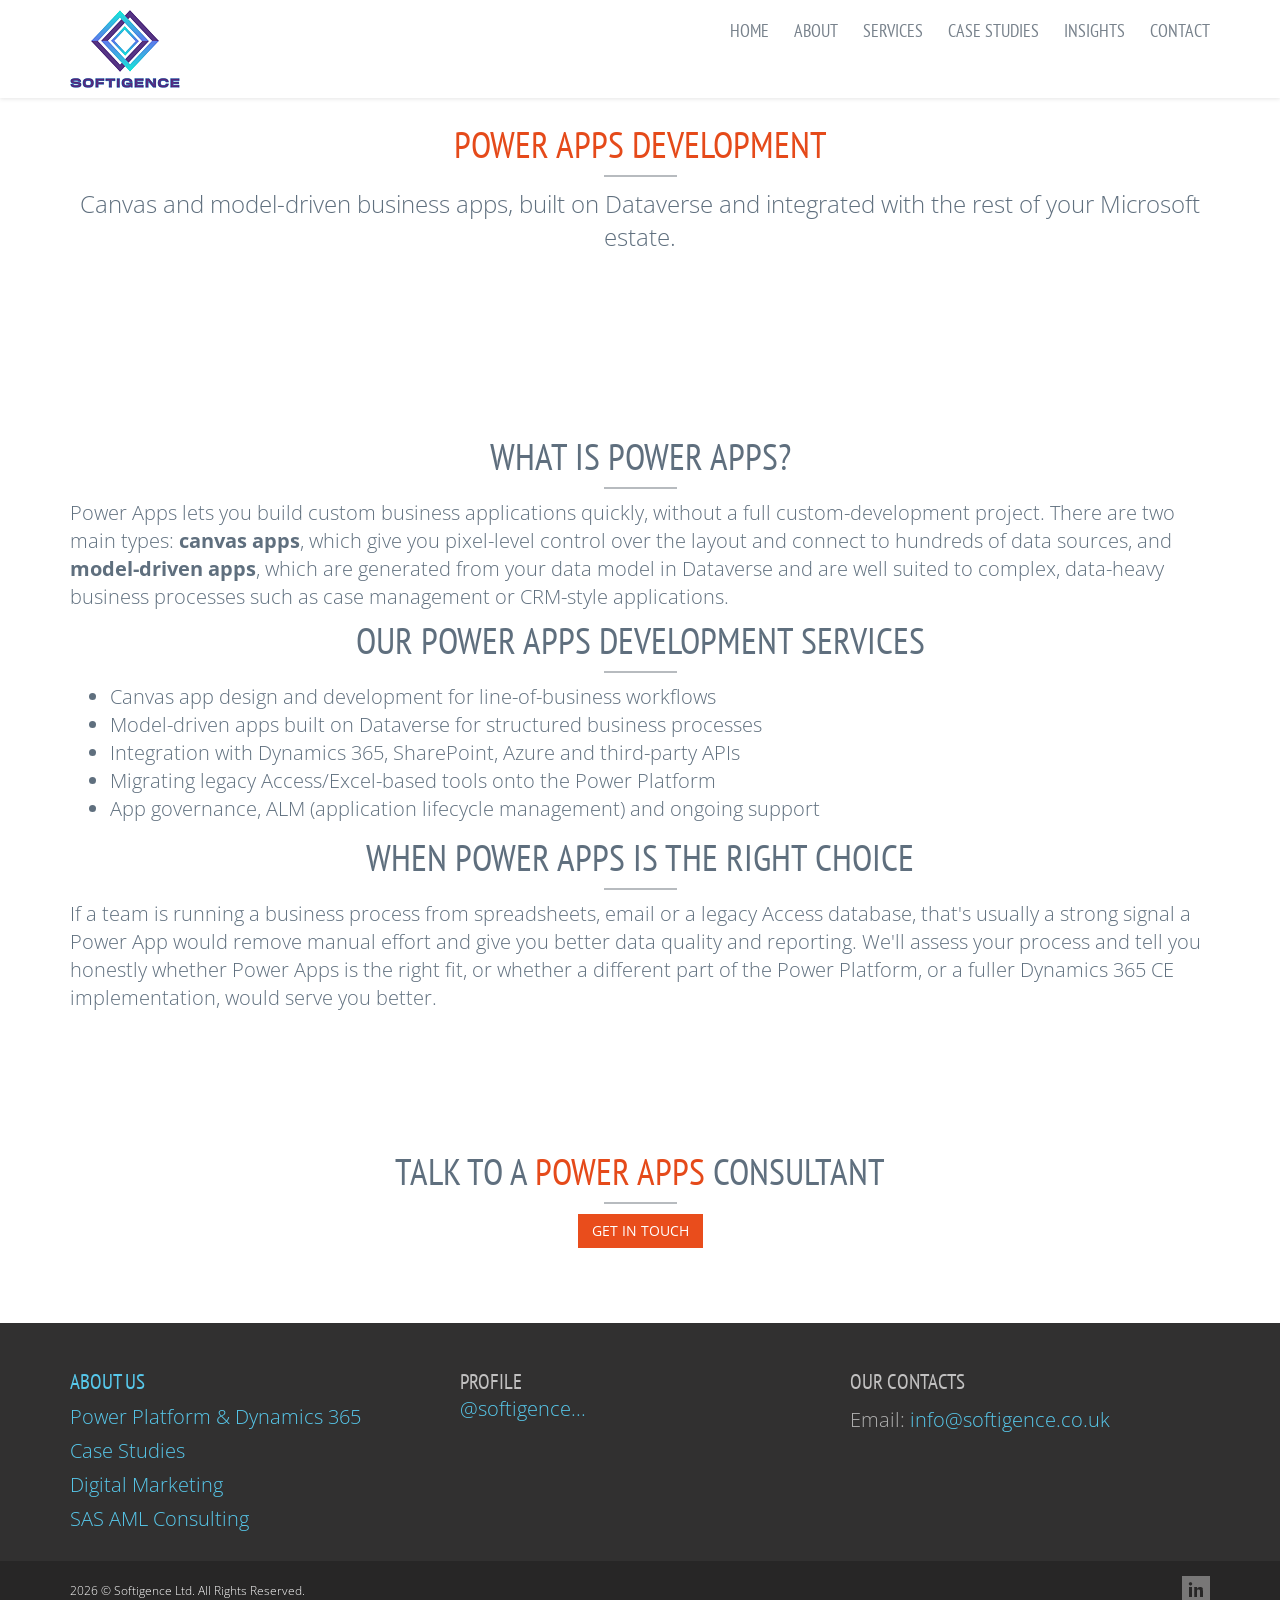
<file: power-apps.html>
<!DOCTYPE html>
<html lang="en">
<head>
<meta charset="utf-8">
<title>Power Apps Development Services UK | Softigence</title>

<meta content="width=device-width, initial-scale=1.0" name="viewport">
<meta http-equiv="X-UA-Compatible" content="IE=edge,chrome=1">

<meta content="Power Apps development for UK businesses: canvas and model-driven apps built on Dataverse, integrated with Dynamics 365, SharePoint and Azure." name="description">
<meta content="Power Apps development, Power Apps consultant UK, canvas apps, model-driven apps, Dataverse" name="keywords">
<meta content="Softigence Ltd" name="author">

<meta property="og:site_name" content="Softigence Ltd">
<meta property="og:title" content="Power Apps Development Services UK | Softigence">
<meta property="og:description" content="Power Apps development for UK businesses: canvas and model-driven apps built on Dataverse, integrated with Dynamics 365, SharePoint and Azure.">
<meta property="og:type" content="website">
<meta property="og:image" content="assets/onepage/img/logo/softigence-logo.png">
<meta property="og:url" content="https://www.softigence.co.uk/power-apps.html">

<link rel="canonical" href="https://www.softigence.co.uk/power-apps.html">

<link rel="apple-touch-icon" sizes="180x180" href="assets/onepage/img/favicon/apple-touch-icon.png">
<link rel="icon" type="image/png" sizes="32x32" href="assets/onepage/img/favicon/favicon-32x32.png">
<link rel="icon" type="image/png" sizes="16x16" href="assets/onepage/img/favicon/favicon-16x16.png">
<link rel="manifest" href="assets/onepage/img/favicon/site.webmanifest">
<link rel="shortcut icon" href="assets/onepage/img/favicon/favicon.ico">
<!-- Fonts START -->
<link href="https://fonts.googleapis.com/css?family=Open+Sans:300,400,600,700|Pathway+Gothic+One|PT+Sans+Narrow:400+700|Source+Sans+Pro:200,300,400,600,700,900&amp;subset=all" rel="stylesheet" type="text/css">
<!-- Fonts END -->
<link href="assets/plugins/bootstrap/css/bootstrap.min.css" rel="stylesheet">
<link href="assets/plugins/font-awesome/css/font-awesome.min.css" rel="stylesheet">
<link href="assets/pages/css/animate.css" rel="stylesheet">
<link href="assets/plugins/fancybox/source/jquery.fancybox.css" rel="stylesheet">
<link href="assets/pages/css/components.css" rel="stylesheet">
<link href="assets/pages/css/slider.css" rel="stylesheet">
<link href="assets/onepage/css/style.css" rel="stylesheet">
<link href="assets/onepage/css/style-responsive.css" rel="stylesheet">
<link href="assets/onepage/css/themes/red.css" rel="stylesheet" id="style-color">
<link href="assets/onepage/css/custom.css" rel="stylesheet">
<!-- Google tag (gtag.js) -->
<script async src="https://www.googletagmanager.com/gtag/js?id=G-LFLSM877MF"></script>
<script>
  window.dataLayer = window.dataLayer || [];
  function gtag(){dataLayer.push(arguments);}
  gtag('js', new Date());
  gtag('config', 'G-LFLSM877MF');
</script>
<script type="application/ld+json">
{
  "@context": "https://schema.org",
  "@type": "Service",
  "serviceType": "Power Apps Development",
  "provider": {
    "@type": "ProfessionalService",
    "name": "Softigence Ltd",
    "url": "https://www.softigence.co.uk/",
    "email": "info@softigence.co.uk"
  },
  "areaServed": "GB",
  "description": "Canvas and model-driven Power Apps development integrated with Dynamics 365, SharePoint and Azure."
}
</script>
</head>
<body class="menu-always-on-top">
    <!-- Header BEGIN -->
    <div class="header header-mobi-ext">
        <div class="container">
            <div class="row">
                <div class="col-md-2 col-sm-2">
                    <a class="site-logo" href="index.html"><img src="assets/onepage/img/logo/softigence-logo.png" alt="Softigence Ltd"></a>
                </div>
                <a href="javascript:void(0);" class="mobi-toggler" aria-label="Toggle navigation menu"><i class="fa fa-bars"></i></a>
                <div class="col-md-10 pull-right">
                    <ul class="header-navigation">
                        <li><a href="index.html">Home</a></li>
                        <li><a href="index.html#about">About</a></li>
                        <li><a href="index.html#services">Services</a></li>
                        <li><a href="index.html#portfolio">Case Studies</a></li>
                        <li><a href="blog/index.html">Insights</a></li>
                        <li><a href="index.html#contact">Contact</a></li>
                    </ul>
                </div>
            </div>
        </div>
    </div>
    <!-- Header END -->
    <!-- Page banner BEGIN -->
    <div class="choose-us-block content text-center margin-bottom-40" style="margin-top:60px;">
        <div class="container">
            <h1><strong>Power Apps Development</strong></h1>
            <h4>Canvas and model-driven business apps, built on Dataverse and integrated with the rest of your Microsoft estate.</h4>
        </div>
    </div>
    <!-- Page banner END -->
    <div class="services-block content content-center">
        <div class="container">
            <div class="row">
                <div class="col-md-12 col-sm-12 text-left">
<h2>What is Power Apps?</h2>
<p>Power Apps lets you build custom business applications quickly, without a full custom-development project. There are two main types: <strong>canvas apps</strong>, which give you pixel-level control over the layout and connect to hundreds of data sources, and <strong>model-driven apps</strong>, which are generated from your data model in Dataverse and are well suited to complex, data-heavy business processes such as case management or CRM-style applications.</p>
<h2>Our Power Apps development services</h2>
<ul>
<li>Canvas app design and development for line-of-business workflows</li>
<li>Model-driven apps built on Dataverse for structured business processes</li>
<li>Integration with Dynamics 365, SharePoint, Azure and third-party APIs</li>
<li>Migrating legacy Access/Excel-based tools onto the Power Platform</li>
<li>App governance, ALM (application lifecycle management) and ongoing support</li>
</ul>
<h2>When Power Apps is the right choice</h2>
<p>If a team is running a business process from spreadsheets, email or a legacy Access database, that's usually a strong signal a Power App would remove manual effort and give you better data quality and reporting. We'll assess your process and tell you honestly whether Power Apps is the right fit, or whether a different part of the Power Platform, or a fuller Dynamics 365 CE implementation, would serve you better.</p>

                </div>
            </div>
        </div>
    </div>
    <div class="services-block content content-center">
        <div class="container text-center">
            <h2>Talk to a <strong>Power Apps</strong> consultant</h2>
            <p><a href="index.html#contact" class="btn btn-primary">Get in touch</a></p>
        </div>
    </div>
    <!-- BEGIN PRE-FOOTER -->
    <div class="pre-footer" id="footer">
        <div class="container">
            <div class="row">
                <div class="col-md-4 col-sm-6 pre-footer-col">
                    <h2><a href="index.html#about">About us</a></h2>
                    <ul class="footer-links">
                        <li><a href="index.html#services">Power Platform &amp; Dynamics 365</a></li>
                        <li><a href="index.html#portfolio">Case Studies</a></li>
                        <li><a href="digital-marketing.html">Digital Marketing</a></li>
                        <li><a href="aml-consulting.html">SAS AML Consulting</a></li>
                    </ul>
                </div>
                <div class="col-md-4 col-sm-6 pre-footer-col">
                    <h2 class="margin-bottom-0">Profile</h2>
                    <a class="twitter-timeline" href="https://www.linkedin.com/company/softigence" target="_blank" data-tweet-limit="2" data-theme="dark" data-link-color="#57C8EB" data-widget-id="455411516829736961" data-chrome="noheader nofooter noscrollbar noborders transparent">@softigence...</a>
                </div>
                <div class="col-md-4 col-sm-6 pre-footer-col">
                    <h2>Our Contacts</h2>
                    <address class="margin-bottom-20">
                        Email: <a href="mailto:info@softigence.co.uk">info@softigence.co.uk</a>
                    </address>
                </div>
            </div>
        </div>
    </div>
    <!-- END PRE-FOOTER -->

    <!-- BEGIN FOOTER -->
    <div class="footer">
        <div class="container">
            <div class="row">
                <div class="col-md-6 col-sm-6">
                    <div class="copyright"><span id="copyright-year"></span> © Softigence Ltd. All Rights Reserved.</div>
                </div>
                <div class="col-md-6 col-sm-6 text-right">
                    <ul class="social-icons">
                        <li><a class="linkedin" data-original-title="linkedin" aria-label="Softigence on LinkedIn" target="_blank" rel="noopener" href="https://www.linkedin.com/company/softigence"></a></li>
                    </ul>
                </div>
            </div>
        </div>
    </div>
    <!-- END FOOTER -->
    <a href="#" class="go2top scroll"><i class="fa fa-arrow-up"></i></a>

<script src="assets/plugins/jquery.min.js" type="text/javascript"></script>
<script src="assets/plugins/jquery-migrate.min.js" type="text/javascript"></script>
<script src="assets/plugins/bootstrap/js/bootstrap.min.js" type="text/javascript"></script>
<script src="assets/plugins/fancybox/source/jquery.fancybox.pack.js" type="text/javascript"></script>
<script src="assets/plugins/jquery.easing.js"></script>
<script src="assets/plugins/jquery.parallax.js"></script>
<script src="assets/plugins/jquery.scrollTo.min.js"></script>
<script src="assets/onepage/scripts/jquery.nav.js"></script>
<script src="assets/onepage/scripts/layout.js" type="text/javascript"></script>
<script>
    jQuery(document).ready(function() {
        Layout.init();
    });
</script>
<script>
    document.getElementById('copyright-year').textContent = new Date().getFullYear();
</script>
</body>
</html>
</file>
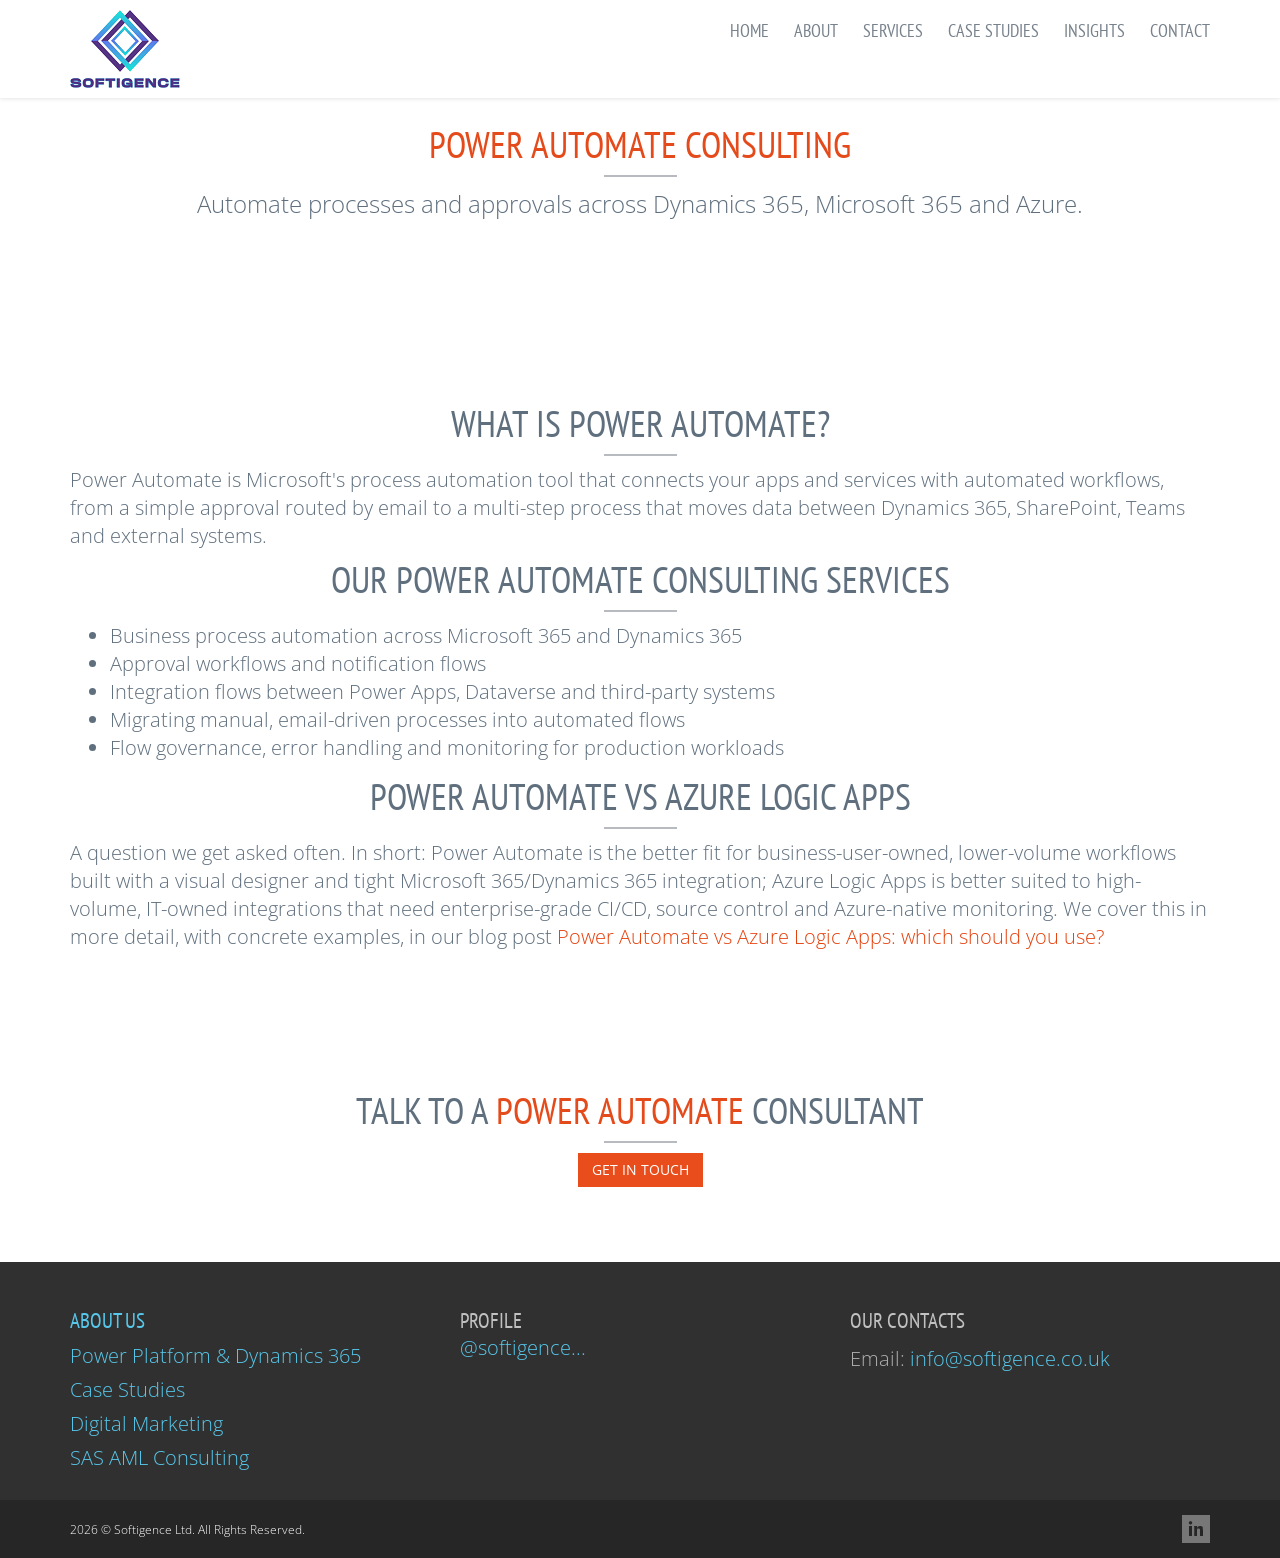
<file: power-automate.html>
<!DOCTYPE html>
<html lang="en">
<head>
<meta charset="utf-8">
<title>Power Automate Consulting UK | Softigence</title>

<meta content="width=device-width, initial-scale=1.0" name="viewport">
<meta http-equiv="X-UA-Compatible" content="IE=edge,chrome=1">

<meta content="Power Automate consulting for UK organisations: workflow and process automation integrated with Dynamics 365, Microsoft 365 and Azure." name="description">
<meta content="Power Automate consulting, workflow automation, process automation UK, Power Automate vs Azure Logic Apps" name="keywords">
<meta content="Softigence Ltd" name="author">

<meta property="og:site_name" content="Softigence Ltd">
<meta property="og:title" content="Power Automate Consulting UK | Softigence">
<meta property="og:description" content="Power Automate consulting for UK organisations: workflow and process automation integrated with Dynamics 365, Microsoft 365 and Azure.">
<meta property="og:type" content="website">
<meta property="og:image" content="assets/onepage/img/logo/softigence-logo.png">
<meta property="og:url" content="https://www.softigence.co.uk/power-automate.html">

<link rel="canonical" href="https://www.softigence.co.uk/power-automate.html">

<link rel="apple-touch-icon" sizes="180x180" href="assets/onepage/img/favicon/apple-touch-icon.png">
<link rel="icon" type="image/png" sizes="32x32" href="assets/onepage/img/favicon/favicon-32x32.png">
<link rel="icon" type="image/png" sizes="16x16" href="assets/onepage/img/favicon/favicon-16x16.png">
<link rel="manifest" href="assets/onepage/img/favicon/site.webmanifest">
<link rel="shortcut icon" href="assets/onepage/img/favicon/favicon.ico">
<!-- Fonts START -->
<link href="https://fonts.googleapis.com/css?family=Open+Sans:300,400,600,700|Pathway+Gothic+One|PT+Sans+Narrow:400+700|Source+Sans+Pro:200,300,400,600,700,900&amp;subset=all" rel="stylesheet" type="text/css">
<!-- Fonts END -->
<link href="assets/plugins/bootstrap/css/bootstrap.min.css" rel="stylesheet">
<link href="assets/plugins/font-awesome/css/font-awesome.min.css" rel="stylesheet">
<link href="assets/pages/css/animate.css" rel="stylesheet">
<link href="assets/plugins/fancybox/source/jquery.fancybox.css" rel="stylesheet">
<link href="assets/pages/css/components.css" rel="stylesheet">
<link href="assets/pages/css/slider.css" rel="stylesheet">
<link href="assets/onepage/css/style.css" rel="stylesheet">
<link href="assets/onepage/css/style-responsive.css" rel="stylesheet">
<link href="assets/onepage/css/themes/red.css" rel="stylesheet" id="style-color">
<link href="assets/onepage/css/custom.css" rel="stylesheet">
<!-- Google tag (gtag.js) -->
<script async src="https://www.googletagmanager.com/gtag/js?id=G-LFLSM877MF"></script>
<script>
  window.dataLayer = window.dataLayer || [];
  function gtag(){dataLayer.push(arguments);}
  gtag('js', new Date());
  gtag('config', 'G-LFLSM877MF');
</script>
<script type="application/ld+json">
{
  "@context": "https://schema.org",
  "@type": "Service",
  "serviceType": "Power Automate Consulting",
  "provider": {
    "@type": "ProfessionalService",
    "name": "Softigence Ltd",
    "url": "https://www.softigence.co.uk/",
    "email": "info@softigence.co.uk"
  },
  "areaServed": "GB",
  "description": "Workflow and process automation consulting using Power Automate, integrated with Dynamics 365 and Microsoft 365."
}
</script>
</head>
<body class="menu-always-on-top">
    <!-- Header BEGIN -->
    <div class="header header-mobi-ext">
        <div class="container">
            <div class="row">
                <div class="col-md-2 col-sm-2">
                    <a class="site-logo" href="index.html"><img src="assets/onepage/img/logo/softigence-logo.png" alt="Softigence Ltd"></a>
                </div>
                <a href="javascript:void(0);" class="mobi-toggler" aria-label="Toggle navigation menu"><i class="fa fa-bars"></i></a>
                <div class="col-md-10 pull-right">
                    <ul class="header-navigation">
                        <li><a href="index.html">Home</a></li>
                        <li><a href="index.html#about">About</a></li>
                        <li><a href="index.html#services">Services</a></li>
                        <li><a href="index.html#portfolio">Case Studies</a></li>
                        <li><a href="blog/index.html">Insights</a></li>
                        <li><a href="index.html#contact">Contact</a></li>
                    </ul>
                </div>
            </div>
        </div>
    </div>
    <!-- Header END -->
    <!-- Page banner BEGIN -->
    <div class="choose-us-block content text-center margin-bottom-40" style="margin-top:60px;">
        <div class="container">
            <h1><strong>Power Automate Consulting</strong></h1>
            <h4>Automate processes and approvals across Dynamics 365, Microsoft 365 and Azure.</h4>
        </div>
    </div>
    <!-- Page banner END -->
    <div class="services-block content content-center">
        <div class="container">
            <div class="row">
                <div class="col-md-12 col-sm-12 text-left">
<h2>What is Power Automate?</h2>
<p>Power Automate is Microsoft's process automation tool that connects your apps and services with automated workflows, from a simple approval routed by email to a multi-step process that moves data between Dynamics 365, SharePoint, Teams and external systems.</p>
<h2>Our Power Automate consulting services</h2>
<ul>
<li>Business process automation across Microsoft 365 and Dynamics 365</li>
<li>Approval workflows and notification flows</li>
<li>Integration flows between Power Apps, Dataverse and third-party systems</li>
<li>Migrating manual, email-driven processes into automated flows</li>
<li>Flow governance, error handling and monitoring for production workloads</li>
</ul>
<h2>Power Automate vs Azure Logic Apps</h2>
<p>A question we get asked often. In short: Power Automate is the better fit for business-user-owned, lower-volume workflows built with a visual designer and tight Microsoft 365/Dynamics 365 integration; Azure Logic Apps is better suited to high-volume, IT-owned integrations that need enterprise-grade CI/CD, source control and Azure-native monitoring. We cover this in more detail, with concrete examples, in our blog post <a href="blog/power-automate-vs-azure-logic-apps.html">Power Automate vs Azure Logic Apps: which should you use?</a></p>

                </div>
            </div>
        </div>
    </div>
    <div class="services-block content content-center">
        <div class="container text-center">
            <h2>Talk to a <strong>Power Automate</strong> consultant</h2>
            <p><a href="index.html#contact" class="btn btn-primary">Get in touch</a></p>
        </div>
    </div>
    <!-- BEGIN PRE-FOOTER -->
    <div class="pre-footer" id="footer">
        <div class="container">
            <div class="row">
                <div class="col-md-4 col-sm-6 pre-footer-col">
                    <h2><a href="index.html#about">About us</a></h2>
                    <ul class="footer-links">
                        <li><a href="index.html#services">Power Platform &amp; Dynamics 365</a></li>
                        <li><a href="index.html#portfolio">Case Studies</a></li>
                        <li><a href="digital-marketing.html">Digital Marketing</a></li>
                        <li><a href="aml-consulting.html">SAS AML Consulting</a></li>
                    </ul>
                </div>
                <div class="col-md-4 col-sm-6 pre-footer-col">
                    <h2 class="margin-bottom-0">Profile</h2>
                    <a class="twitter-timeline" href="https://www.linkedin.com/company/softigence" target="_blank" data-tweet-limit="2" data-theme="dark" data-link-color="#57C8EB" data-widget-id="455411516829736961" data-chrome="noheader nofooter noscrollbar noborders transparent">@softigence...</a>
                </div>
                <div class="col-md-4 col-sm-6 pre-footer-col">
                    <h2>Our Contacts</h2>
                    <address class="margin-bottom-20">
                        Email: <a href="mailto:info@softigence.co.uk">info@softigence.co.uk</a>
                    </address>
                </div>
            </div>
        </div>
    </div>
    <!-- END PRE-FOOTER -->

    <!-- BEGIN FOOTER -->
    <div class="footer">
        <div class="container">
            <div class="row">
                <div class="col-md-6 col-sm-6">
                    <div class="copyright"><span id="copyright-year"></span> © Softigence Ltd. All Rights Reserved.</div>
                </div>
                <div class="col-md-6 col-sm-6 text-right">
                    <ul class="social-icons">
                        <li><a class="linkedin" data-original-title="linkedin" aria-label="Softigence on LinkedIn" target="_blank" rel="noopener" href="https://www.linkedin.com/company/softigence"></a></li>
                    </ul>
                </div>
            </div>
        </div>
    </div>
    <!-- END FOOTER -->
    <a href="#" class="go2top scroll"><i class="fa fa-arrow-up"></i></a>

<script src="assets/plugins/jquery.min.js" type="text/javascript"></script>
<script src="assets/plugins/jquery-migrate.min.js" type="text/javascript"></script>
<script src="assets/plugins/bootstrap/js/bootstrap.min.js" type="text/javascript"></script>
<script src="assets/plugins/fancybox/source/jquery.fancybox.pack.js" type="text/javascript"></script>
<script src="assets/plugins/jquery.easing.js"></script>
<script src="assets/plugins/jquery.parallax.js"></script>
<script src="assets/plugins/jquery.scrollTo.min.js"></script>
<script src="assets/onepage/scripts/jquery.nav.js"></script>
<script src="assets/onepage/scripts/layout.js" type="text/javascript"></script>
<script>
    jQuery(document).ready(function() {
        Layout.init();
    });
</script>
<script>
    document.getElementById('copyright-year').textContent = new Date().getFullYear();
</script>
</body>
</html>
</file>
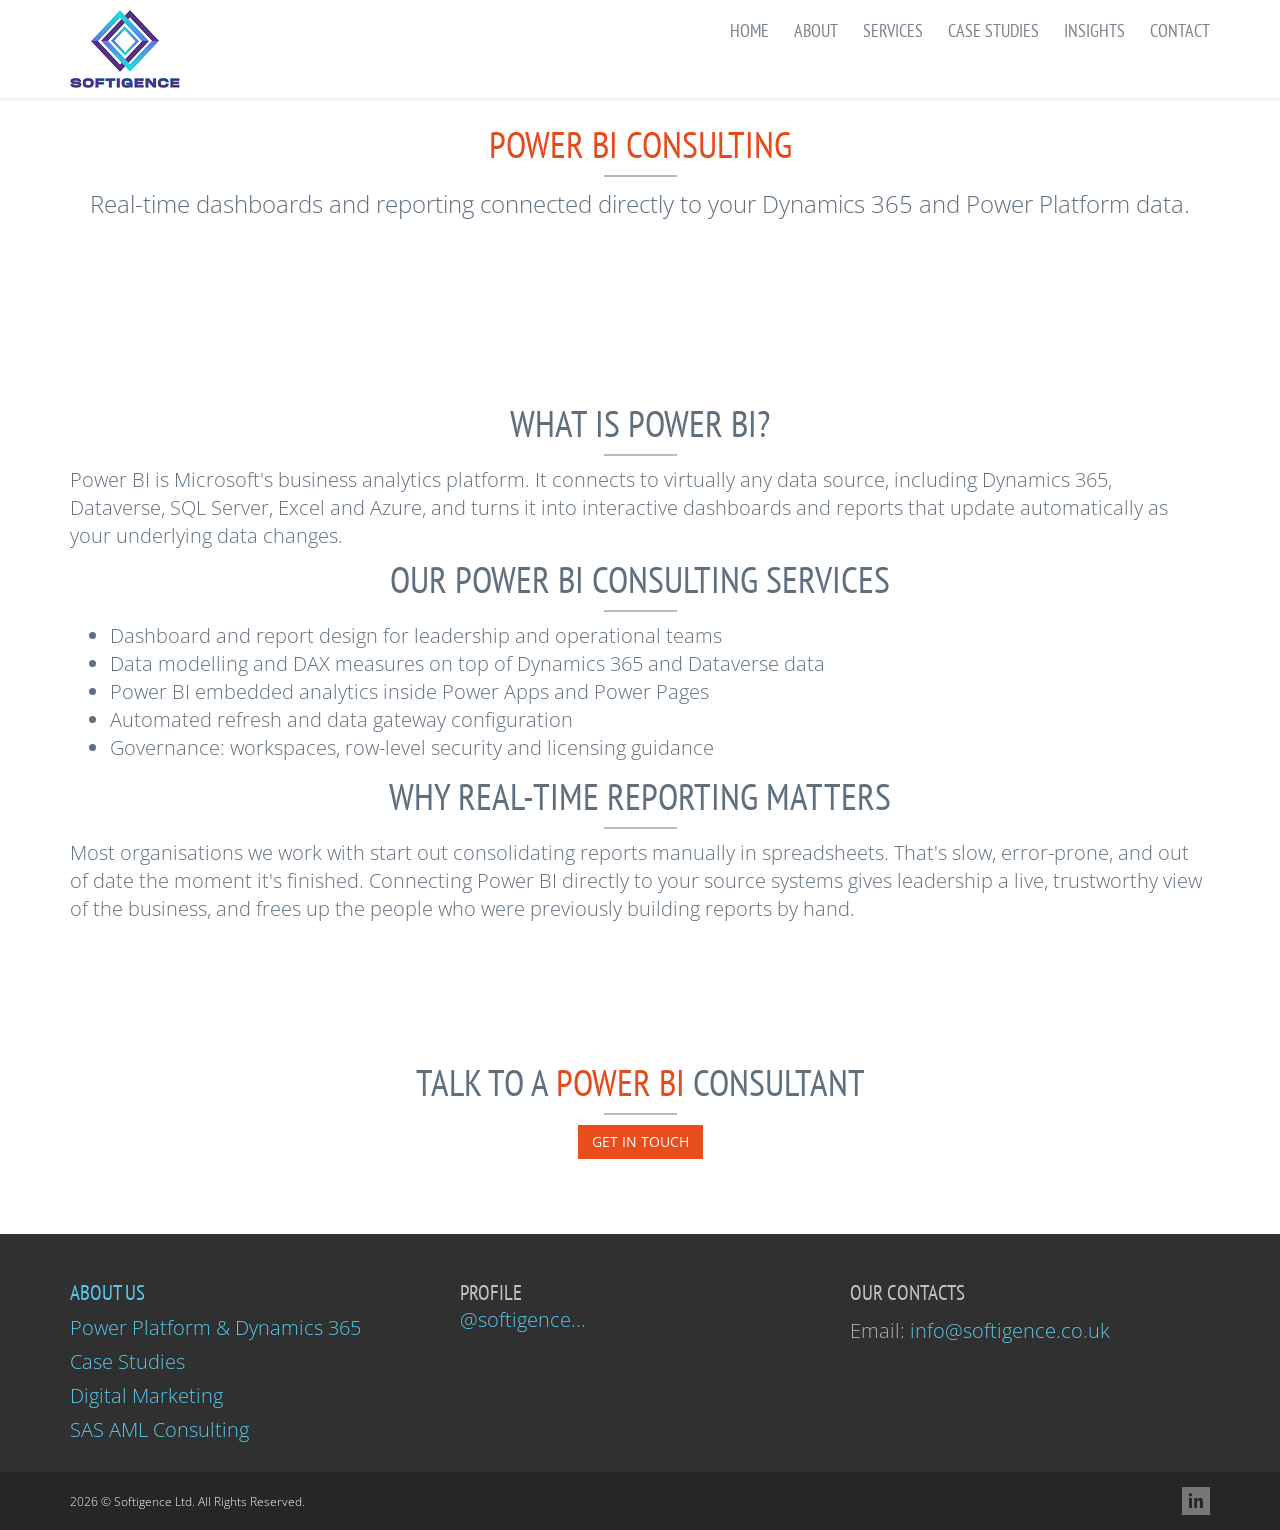
<file: power-bi.html>
<!DOCTYPE html>
<html lang="en">
<head>
<meta charset="utf-8">
<title>Power BI Consulting Services UK | Softigence</title>

<meta content="width=device-width, initial-scale=1.0" name="viewport">
<meta http-equiv="X-UA-Compatible" content="IE=edge,chrome=1">

<meta content="Power BI consulting for UK organisations: dashboards, data modelling and embedded analytics connected to Dynamics 365 and the Power Platform." name="description">
<meta content="Power BI consulting, Power BI dashboards, Power BI consultant UK, Dynamics 365 reporting" name="keywords">
<meta content="Softigence Ltd" name="author">

<meta property="og:site_name" content="Softigence Ltd">
<meta property="og:title" content="Power BI Consulting Services UK | Softigence">
<meta property="og:description" content="Power BI consulting for UK organisations: dashboards, data modelling and embedded analytics connected to Dynamics 365 and the Power Platform.">
<meta property="og:type" content="website">
<meta property="og:image" content="assets/onepage/img/logo/softigence-logo.png">
<meta property="og:url" content="https://www.softigence.co.uk/power-bi.html">

<link rel="canonical" href="https://www.softigence.co.uk/power-bi.html">

<link rel="apple-touch-icon" sizes="180x180" href="assets/onepage/img/favicon/apple-touch-icon.png">
<link rel="icon" type="image/png" sizes="32x32" href="assets/onepage/img/favicon/favicon-32x32.png">
<link rel="icon" type="image/png" sizes="16x16" href="assets/onepage/img/favicon/favicon-16x16.png">
<link rel="manifest" href="assets/onepage/img/favicon/site.webmanifest">
<link rel="shortcut icon" href="assets/onepage/img/favicon/favicon.ico">
<!-- Fonts START -->
<link href="https://fonts.googleapis.com/css?family=Open+Sans:300,400,600,700|Pathway+Gothic+One|PT+Sans+Narrow:400+700|Source+Sans+Pro:200,300,400,600,700,900&amp;subset=all" rel="stylesheet" type="text/css">
<!-- Fonts END -->
<link href="assets/plugins/bootstrap/css/bootstrap.min.css" rel="stylesheet">
<link href="assets/plugins/font-awesome/css/font-awesome.min.css" rel="stylesheet">
<link href="assets/pages/css/animate.css" rel="stylesheet">
<link href="assets/plugins/fancybox/source/jquery.fancybox.css" rel="stylesheet">
<link href="assets/pages/css/components.css" rel="stylesheet">
<link href="assets/pages/css/slider.css" rel="stylesheet">
<link href="assets/onepage/css/style.css" rel="stylesheet">
<link href="assets/onepage/css/style-responsive.css" rel="stylesheet">
<link href="assets/onepage/css/themes/red.css" rel="stylesheet" id="style-color">
<link href="assets/onepage/css/custom.css" rel="stylesheet">
<!-- Google tag (gtag.js) -->
<script async src="https://www.googletagmanager.com/gtag/js?id=G-LFLSM877MF"></script>
<script>
  window.dataLayer = window.dataLayer || [];
  function gtag(){dataLayer.push(arguments);}
  gtag('js', new Date());
  gtag('config', 'G-LFLSM877MF');
</script>
<script type="application/ld+json">
{
  "@context": "https://schema.org",
  "@type": "Service",
  "serviceType": "Power BI Consulting",
  "provider": {
    "@type": "ProfessionalService",
    "name": "Softigence Ltd",
    "url": "https://www.softigence.co.uk/",
    "email": "info@softigence.co.uk"
  },
  "areaServed": "GB",
  "description": "Power BI dashboard design, data modelling and embedded analytics connected to Dynamics 365 and the Power Platform."
}
</script>
</head>
<body class="menu-always-on-top">
    <!-- Header BEGIN -->
    <div class="header header-mobi-ext">
        <div class="container">
            <div class="row">
                <div class="col-md-2 col-sm-2">
                    <a class="site-logo" href="index.html"><img src="assets/onepage/img/logo/softigence-logo.png" alt="Softigence Ltd"></a>
                </div>
                <a href="javascript:void(0);" class="mobi-toggler" aria-label="Toggle navigation menu"><i class="fa fa-bars"></i></a>
                <div class="col-md-10 pull-right">
                    <ul class="header-navigation">
                        <li><a href="index.html">Home</a></li>
                        <li><a href="index.html#about">About</a></li>
                        <li><a href="index.html#services">Services</a></li>
                        <li><a href="index.html#portfolio">Case Studies</a></li>
                        <li><a href="blog/index.html">Insights</a></li>
                        <li><a href="index.html#contact">Contact</a></li>
                    </ul>
                </div>
            </div>
        </div>
    </div>
    <!-- Header END -->
    <!-- Page banner BEGIN -->
    <div class="choose-us-block content text-center margin-bottom-40" style="margin-top:60px;">
        <div class="container">
            <h1><strong>Power BI Consulting</strong></h1>
            <h4>Real-time dashboards and reporting connected directly to your Dynamics 365 and Power Platform data.</h4>
        </div>
    </div>
    <!-- Page banner END -->
    <div class="services-block content content-center">
        <div class="container">
            <div class="row">
                <div class="col-md-12 col-sm-12 text-left">
<h2>What is Power BI?</h2>
<p>Power BI is Microsoft's business analytics platform. It connects to virtually any data source, including Dynamics 365, Dataverse, SQL Server, Excel and Azure, and turns it into interactive dashboards and reports that update automatically as your underlying data changes.</p>
<h2>Our Power BI consulting services</h2>
<ul>
<li>Dashboard and report design for leadership and operational teams</li>
<li>Data modelling and DAX measures on top of Dynamics 365 and Dataverse data</li>
<li>Power BI embedded analytics inside Power Apps and Power Pages</li>
<li>Automated refresh and data gateway configuration</li>
<li>Governance: workspaces, row-level security and licensing guidance</li>
</ul>
<h2>Why real-time reporting matters</h2>
<p>Most organisations we work with start out consolidating reports manually in spreadsheets. That's slow, error-prone, and out of date the moment it's finished. Connecting Power BI directly to your source systems gives leadership a live, trustworthy view of the business, and frees up the people who were previously building reports by hand.</p>

                </div>
            </div>
        </div>
    </div>
    <div class="services-block content content-center">
        <div class="container text-center">
            <h2>Talk to a <strong>Power BI</strong> consultant</h2>
            <p><a href="index.html#contact" class="btn btn-primary">Get in touch</a></p>
        </div>
    </div>
    <!-- BEGIN PRE-FOOTER -->
    <div class="pre-footer" id="footer">
        <div class="container">
            <div class="row">
                <div class="col-md-4 col-sm-6 pre-footer-col">
                    <h2><a href="index.html#about">About us</a></h2>
                    <ul class="footer-links">
                        <li><a href="index.html#services">Power Platform &amp; Dynamics 365</a></li>
                        <li><a href="index.html#portfolio">Case Studies</a></li>
                        <li><a href="digital-marketing.html">Digital Marketing</a></li>
                        <li><a href="aml-consulting.html">SAS AML Consulting</a></li>
                    </ul>
                </div>
                <div class="col-md-4 col-sm-6 pre-footer-col">
                    <h2 class="margin-bottom-0">Profile</h2>
                    <a class="twitter-timeline" href="https://www.linkedin.com/company/softigence" target="_blank" data-tweet-limit="2" data-theme="dark" data-link-color="#57C8EB" data-widget-id="455411516829736961" data-chrome="noheader nofooter noscrollbar noborders transparent">@softigence...</a>
                </div>
                <div class="col-md-4 col-sm-6 pre-footer-col">
                    <h2>Our Contacts</h2>
                    <address class="margin-bottom-20">
                        Email: <a href="mailto:info@softigence.co.uk">info@softigence.co.uk</a>
                    </address>
                </div>
            </div>
        </div>
    </div>
    <!-- END PRE-FOOTER -->

    <!-- BEGIN FOOTER -->
    <div class="footer">
        <div class="container">
            <div class="row">
                <div class="col-md-6 col-sm-6">
                    <div class="copyright"><span id="copyright-year"></span> © Softigence Ltd. All Rights Reserved.</div>
                </div>
                <div class="col-md-6 col-sm-6 text-right">
                    <ul class="social-icons">
                        <li><a class="linkedin" data-original-title="linkedin" aria-label="Softigence on LinkedIn" target="_blank" rel="noopener" href="https://www.linkedin.com/company/softigence"></a></li>
                    </ul>
                </div>
            </div>
        </div>
    </div>
    <!-- END FOOTER -->
    <a href="#" class="go2top scroll"><i class="fa fa-arrow-up"></i></a>

<script src="assets/plugins/jquery.min.js" type="text/javascript"></script>
<script src="assets/plugins/jquery-migrate.min.js" type="text/javascript"></script>
<script src="assets/plugins/bootstrap/js/bootstrap.min.js" type="text/javascript"></script>
<script src="assets/plugins/fancybox/source/jquery.fancybox.pack.js" type="text/javascript"></script>
<script src="assets/plugins/jquery.easing.js"></script>
<script src="assets/plugins/jquery.parallax.js"></script>
<script src="assets/plugins/jquery.scrollTo.min.js"></script>
<script src="assets/onepage/scripts/jquery.nav.js"></script>
<script src="assets/onepage/scripts/layout.js" type="text/javascript"></script>
<script>
    jQuery(document).ready(function() {
        Layout.init();
    });
</script>
<script>
    document.getElementById('copyright-year').textContent = new Date().getFullYear();
</script>
</body>
</html>
</file>
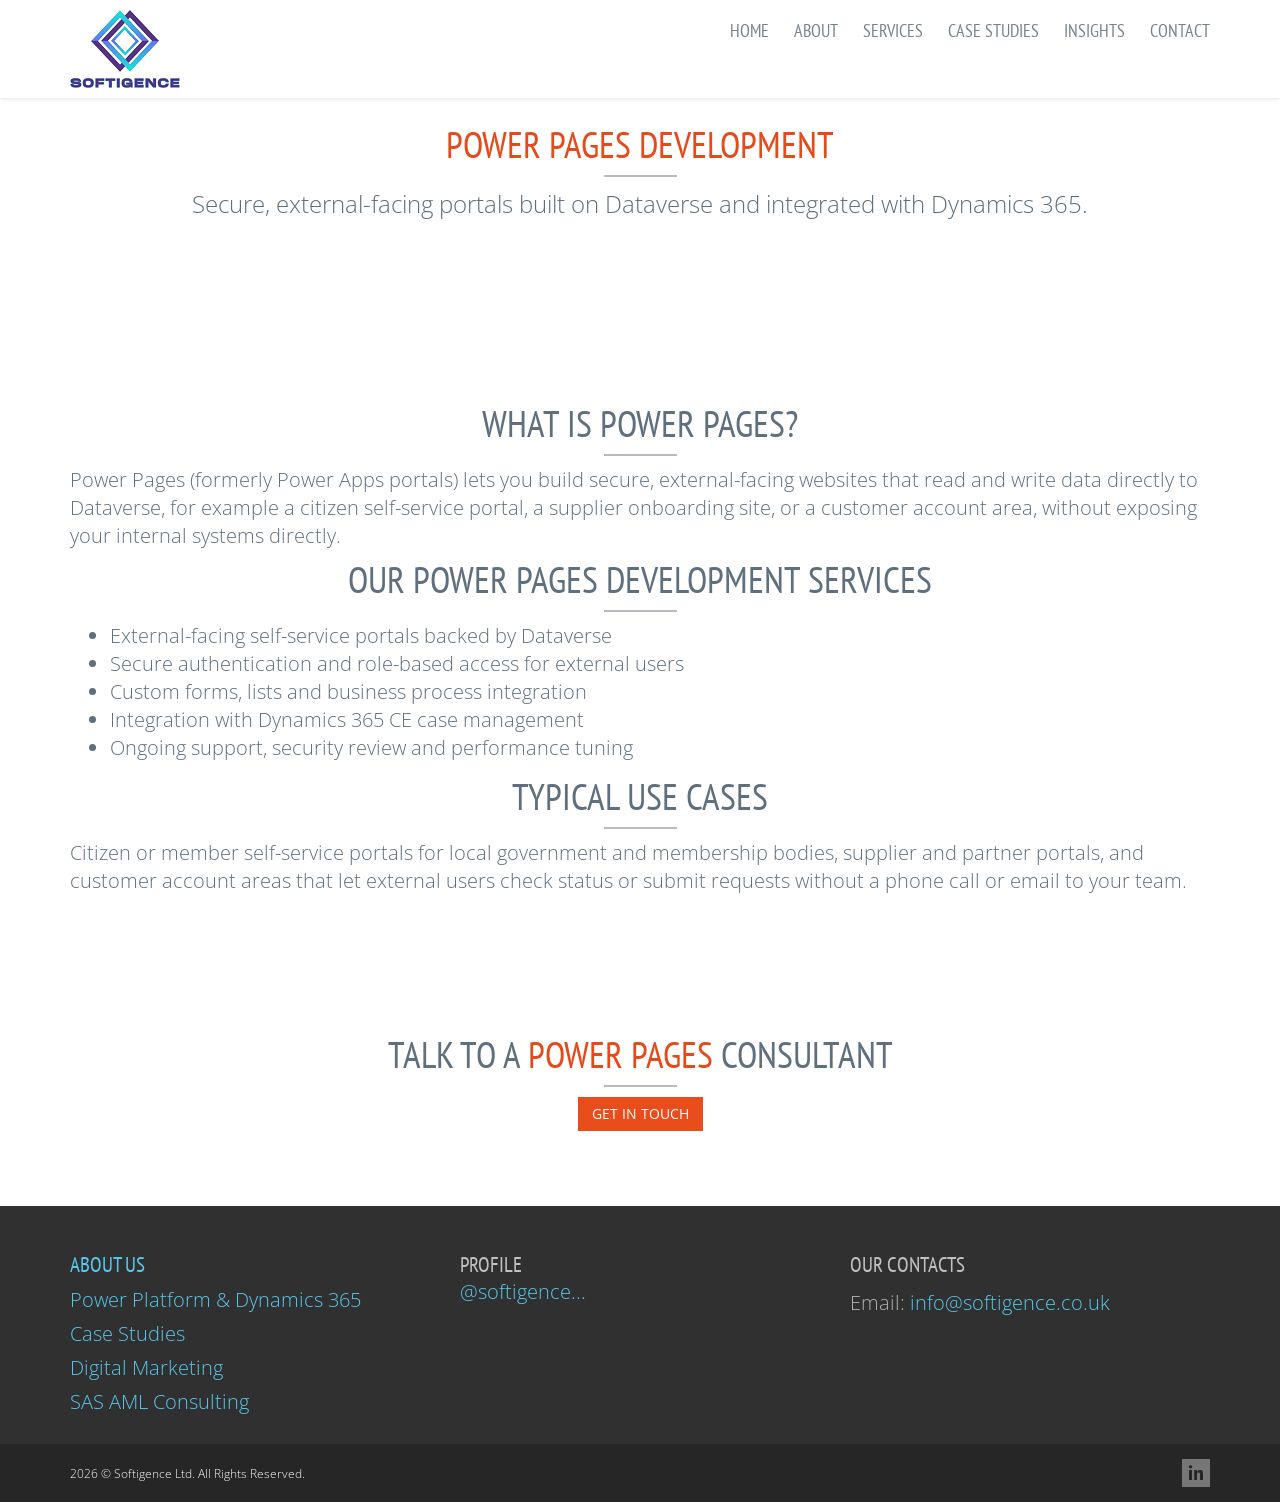
<file: power-pages.html>
<!DOCTYPE html>
<html lang="en">
<head>
<meta charset="utf-8">
<title>Power Pages Development Services UK | Softigence</title>

<meta content="width=device-width, initial-scale=1.0" name="viewport">
<meta http-equiv="X-UA-Compatible" content="IE=edge,chrome=1">

<meta content="Power Pages development for UK organisations: secure, external-facing portals built on Dataverse and integrated with Dynamics 365." name="description">
<meta content="Power Pages development, Power Apps portals, customer self-service portal, Dataverse portal UK" name="keywords">
<meta content="Softigence Ltd" name="author">

<meta property="og:site_name" content="Softigence Ltd">
<meta property="og:title" content="Power Pages Development Services UK | Softigence">
<meta property="og:description" content="Power Pages development for UK organisations: secure, external-facing portals built on Dataverse and integrated with Dynamics 365.">
<meta property="og:type" content="website">
<meta property="og:image" content="assets/onepage/img/logo/softigence-logo.png">
<meta property="og:url" content="https://www.softigence.co.uk/power-pages.html">

<link rel="canonical" href="https://www.softigence.co.uk/power-pages.html">

<link rel="apple-touch-icon" sizes="180x180" href="assets/onepage/img/favicon/apple-touch-icon.png">
<link rel="icon" type="image/png" sizes="32x32" href="assets/onepage/img/favicon/favicon-32x32.png">
<link rel="icon" type="image/png" sizes="16x16" href="assets/onepage/img/favicon/favicon-16x16.png">
<link rel="manifest" href="assets/onepage/img/favicon/site.webmanifest">
<link rel="shortcut icon" href="assets/onepage/img/favicon/favicon.ico">
<!-- Fonts START -->
<link href="https://fonts.googleapis.com/css?family=Open+Sans:300,400,600,700|Pathway+Gothic+One|PT+Sans+Narrow:400+700|Source+Sans+Pro:200,300,400,600,700,900&amp;subset=all" rel="stylesheet" type="text/css">
<!-- Fonts END -->
<link href="assets/plugins/bootstrap/css/bootstrap.min.css" rel="stylesheet">
<link href="assets/plugins/font-awesome/css/font-awesome.min.css" rel="stylesheet">
<link href="assets/pages/css/animate.css" rel="stylesheet">
<link href="assets/plugins/fancybox/source/jquery.fancybox.css" rel="stylesheet">
<link href="assets/pages/css/components.css" rel="stylesheet">
<link href="assets/pages/css/slider.css" rel="stylesheet">
<link href="assets/onepage/css/style.css" rel="stylesheet">
<link href="assets/onepage/css/style-responsive.css" rel="stylesheet">
<link href="assets/onepage/css/themes/red.css" rel="stylesheet" id="style-color">
<link href="assets/onepage/css/custom.css" rel="stylesheet">
<!-- Google tag (gtag.js) -->
<script async src="https://www.googletagmanager.com/gtag/js?id=G-LFLSM877MF"></script>
<script>
  window.dataLayer = window.dataLayer || [];
  function gtag(){dataLayer.push(arguments);}
  gtag('js', new Date());
  gtag('config', 'G-LFLSM877MF');
</script>
<script type="application/ld+json">
{
  "@context": "https://schema.org",
  "@type": "Service",
  "serviceType": "Power Pages Development",
  "provider": {
    "@type": "ProfessionalService",
    "name": "Softigence Ltd",
    "url": "https://www.softigence.co.uk/",
    "email": "info@softigence.co.uk"
  },
  "areaServed": "GB",
  "description": "External-facing portal development on Power Pages, integrated with Dataverse and Dynamics 365 CE."
}
</script>
</head>
<body class="menu-always-on-top">
    <!-- Header BEGIN -->
    <div class="header header-mobi-ext">
        <div class="container">
            <div class="row">
                <div class="col-md-2 col-sm-2">
                    <a class="site-logo" href="index.html"><img src="assets/onepage/img/logo/softigence-logo.png" alt="Softigence Ltd"></a>
                </div>
                <a href="javascript:void(0);" class="mobi-toggler" aria-label="Toggle navigation menu"><i class="fa fa-bars"></i></a>
                <div class="col-md-10 pull-right">
                    <ul class="header-navigation">
                        <li><a href="index.html">Home</a></li>
                        <li><a href="index.html#about">About</a></li>
                        <li><a href="index.html#services">Services</a></li>
                        <li><a href="index.html#portfolio">Case Studies</a></li>
                        <li><a href="blog/index.html">Insights</a></li>
                        <li><a href="index.html#contact">Contact</a></li>
                    </ul>
                </div>
            </div>
        </div>
    </div>
    <!-- Header END -->
    <!-- Page banner BEGIN -->
    <div class="choose-us-block content text-center margin-bottom-40" style="margin-top:60px;">
        <div class="container">
            <h1><strong>Power Pages Development</strong></h1>
            <h4>Secure, external-facing portals built on Dataverse and integrated with Dynamics 365.</h4>
        </div>
    </div>
    <!-- Page banner END -->
    <div class="services-block content content-center">
        <div class="container">
            <div class="row">
                <div class="col-md-12 col-sm-12 text-left">
<h2>What is Power Pages?</h2>
<p>Power Pages (formerly Power Apps portals) lets you build secure, external-facing websites that read and write data directly to Dataverse, for example a citizen self-service portal, a supplier onboarding site, or a customer account area, without exposing your internal systems directly.</p>
<h2>Our Power Pages development services</h2>
<ul>
<li>External-facing self-service portals backed by Dataverse</li>
<li>Secure authentication and role-based access for external users</li>
<li>Custom forms, lists and business process integration</li>
<li>Integration with Dynamics 365 CE case management</li>
<li>Ongoing support, security review and performance tuning</li>
</ul>
<h2>Typical use cases</h2>
<p>Citizen or member self-service portals for local government and membership bodies, supplier and partner portals, and customer account areas that let external users check status or submit requests without a phone call or email to your team.</p>

                </div>
            </div>
        </div>
    </div>
    <div class="services-block content content-center">
        <div class="container text-center">
            <h2>Talk to a <strong>Power Pages</strong> consultant</h2>
            <p><a href="index.html#contact" class="btn btn-primary">Get in touch</a></p>
        </div>
    </div>
    <!-- BEGIN PRE-FOOTER -->
    <div class="pre-footer" id="footer">
        <div class="container">
            <div class="row">
                <div class="col-md-4 col-sm-6 pre-footer-col">
                    <h2><a href="index.html#about">About us</a></h2>
                    <ul class="footer-links">
                        <li><a href="index.html#services">Power Platform &amp; Dynamics 365</a></li>
                        <li><a href="index.html#portfolio">Case Studies</a></li>
                        <li><a href="digital-marketing.html">Digital Marketing</a></li>
                        <li><a href="aml-consulting.html">SAS AML Consulting</a></li>
                    </ul>
                </div>
                <div class="col-md-4 col-sm-6 pre-footer-col">
                    <h2 class="margin-bottom-0">Profile</h2>
                    <a class="twitter-timeline" href="https://www.linkedin.com/company/softigence" target="_blank" data-tweet-limit="2" data-theme="dark" data-link-color="#57C8EB" data-widget-id="455411516829736961" data-chrome="noheader nofooter noscrollbar noborders transparent">@softigence...</a>
                </div>
                <div class="col-md-4 col-sm-6 pre-footer-col">
                    <h2>Our Contacts</h2>
                    <address class="margin-bottom-20">
                        Email: <a href="mailto:info@softigence.co.uk">info@softigence.co.uk</a>
                    </address>
                </div>
            </div>
        </div>
    </div>
    <!-- END PRE-FOOTER -->

    <!-- BEGIN FOOTER -->
    <div class="footer">
        <div class="container">
            <div class="row">
                <div class="col-md-6 col-sm-6">
                    <div class="copyright"><span id="copyright-year"></span> © Softigence Ltd. All Rights Reserved.</div>
                </div>
                <div class="col-md-6 col-sm-6 text-right">
                    <ul class="social-icons">
                        <li><a class="linkedin" data-original-title="linkedin" aria-label="Softigence on LinkedIn" target="_blank" rel="noopener" href="https://www.linkedin.com/company/softigence"></a></li>
                    </ul>
                </div>
            </div>
        </div>
    </div>
    <!-- END FOOTER -->
    <a href="#" class="go2top scroll"><i class="fa fa-arrow-up"></i></a>

<script src="assets/plugins/jquery.min.js" type="text/javascript"></script>
<script src="assets/plugins/jquery-migrate.min.js" type="text/javascript"></script>
<script src="assets/plugins/bootstrap/js/bootstrap.min.js" type="text/javascript"></script>
<script src="assets/plugins/fancybox/source/jquery.fancybox.pack.js" type="text/javascript"></script>
<script src="assets/plugins/jquery.easing.js"></script>
<script src="assets/plugins/jquery.parallax.js"></script>
<script src="assets/plugins/jquery.scrollTo.min.js"></script>
<script src="assets/onepage/scripts/jquery.nav.js"></script>
<script src="assets/onepage/scripts/layout.js" type="text/javascript"></script>
<script>
    jQuery(document).ready(function() {
        Layout.init();
    });
</script>
<script>
    document.getElementById('copyright-year').textContent = new Date().getFullYear();
</script>
</body>
</html>
</file>
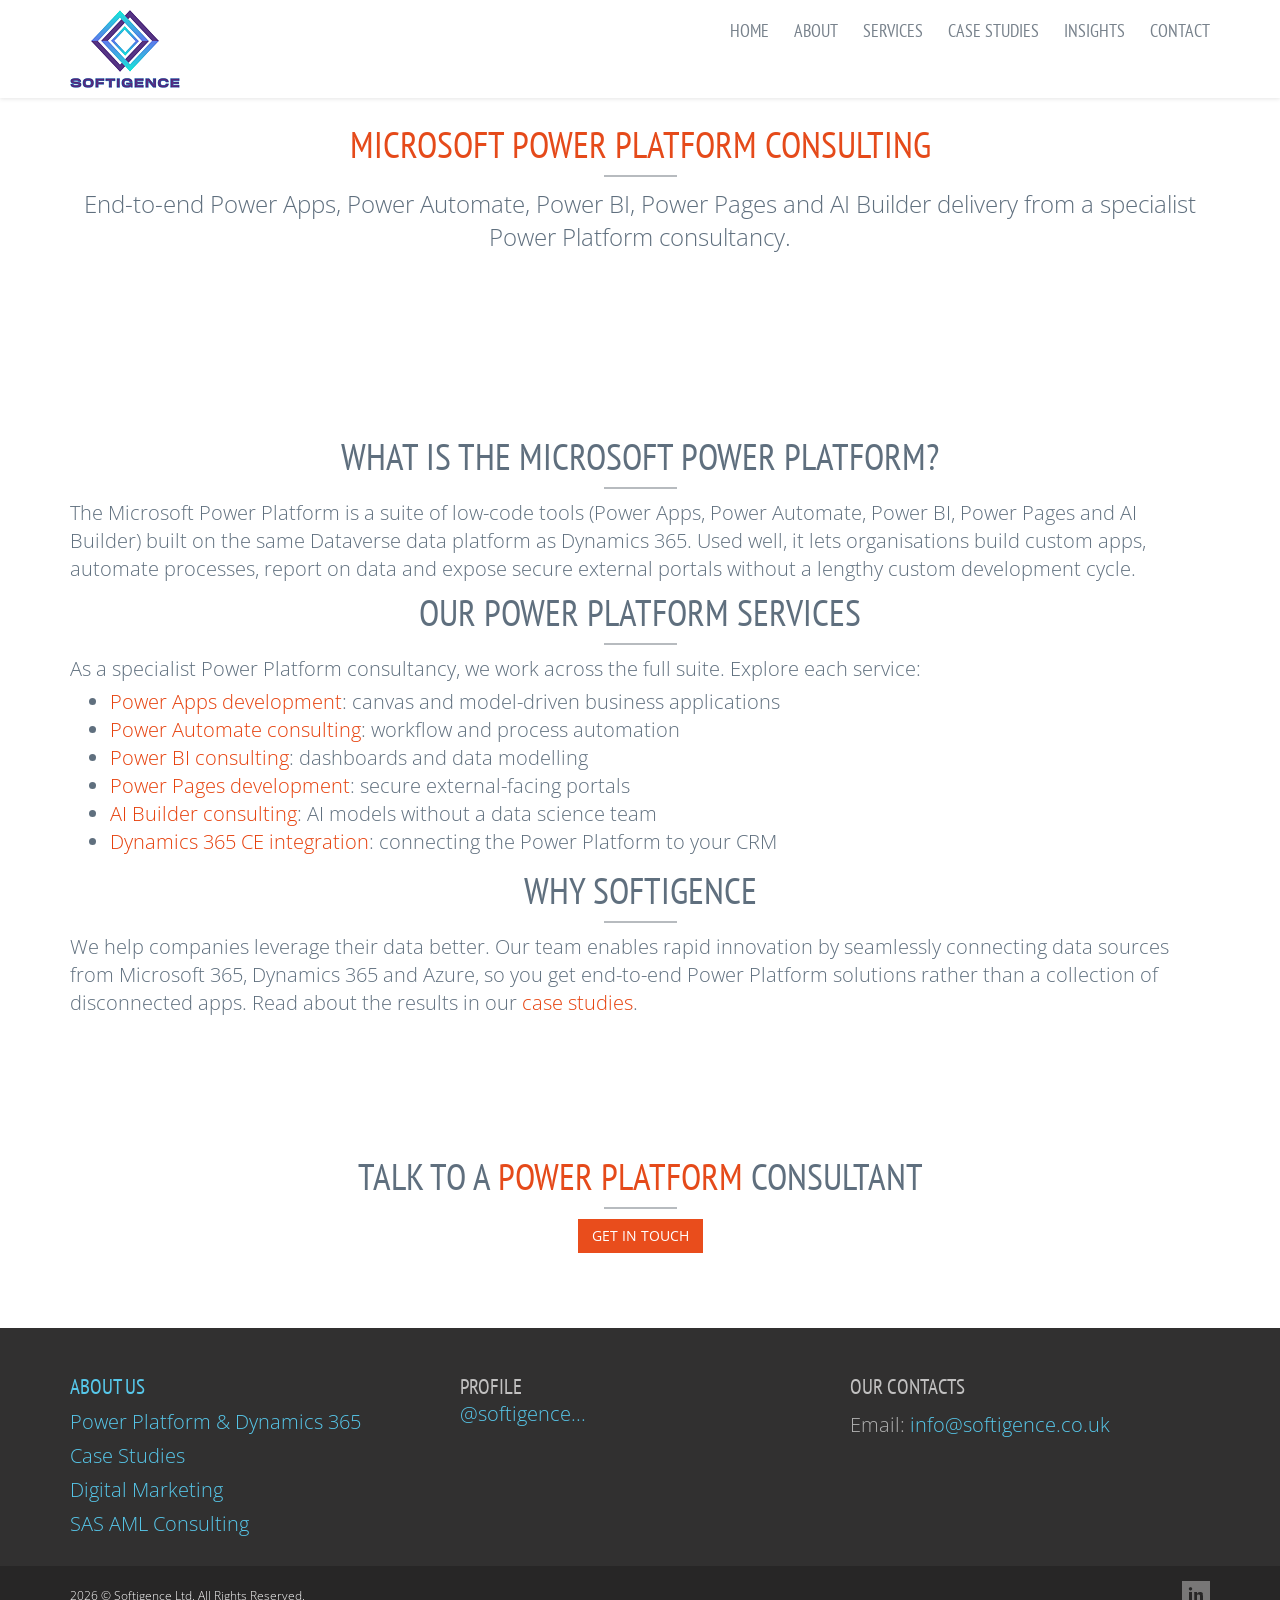
<file: power-platform.html>
<!DOCTYPE html>
<html lang="en">
<head>
<meta charset="utf-8">
<title>Power Platform Consulting UK | Softigence</title>

<meta content="width=device-width, initial-scale=1.0" name="viewport">
<meta http-equiv="X-UA-Compatible" content="IE=edge,chrome=1">

<meta content="Microsoft Power Platform consulting for UK organisations: Power Apps, Power Automate, Power BI, Power Pages and AI Builder, delivered by a specialist Power Platform consultancy." name="description">
<meta content="Power Platform consulting, Power Platform consultancy UK, low-code development, Dataverse consulting" name="keywords">
<meta content="Softigence Ltd" name="author">

<meta property="og:site_name" content="Softigence Ltd">
<meta property="og:title" content="Power Platform Consulting UK | Softigence">
<meta property="og:description" content="Microsoft Power Platform consulting for UK organisations: Power Apps, Power Automate, Power BI, Power Pages and AI Builder, delivered by a specialist Power Platform consultancy.">
<meta property="og:type" content="website">
<meta property="og:image" content="assets/onepage/img/logo/softigence-logo.png">
<meta property="og:url" content="https://www.softigence.co.uk/power-platform.html">

<link rel="canonical" href="https://www.softigence.co.uk/power-platform.html">

<link rel="apple-touch-icon" sizes="180x180" href="assets/onepage/img/favicon/apple-touch-icon.png">
<link rel="icon" type="image/png" sizes="32x32" href="assets/onepage/img/favicon/favicon-32x32.png">
<link rel="icon" type="image/png" sizes="16x16" href="assets/onepage/img/favicon/favicon-16x16.png">
<link rel="manifest" href="assets/onepage/img/favicon/site.webmanifest">
<link rel="shortcut icon" href="assets/onepage/img/favicon/favicon.ico">
<!-- Fonts START -->
<link href="https://fonts.googleapis.com/css?family=Open+Sans:300,400,600,700|Pathway+Gothic+One|PT+Sans+Narrow:400+700|Source+Sans+Pro:200,300,400,600,700,900&amp;subset=all" rel="stylesheet" type="text/css">
<!-- Fonts END -->
<link href="assets/plugins/bootstrap/css/bootstrap.min.css" rel="stylesheet">
<link href="assets/plugins/font-awesome/css/font-awesome.min.css" rel="stylesheet">
<link href="assets/pages/css/animate.css" rel="stylesheet">
<link href="assets/plugins/fancybox/source/jquery.fancybox.css" rel="stylesheet">
<link href="assets/pages/css/components.css" rel="stylesheet">
<link href="assets/pages/css/slider.css" rel="stylesheet">
<link href="assets/onepage/css/style.css" rel="stylesheet">
<link href="assets/onepage/css/style-responsive.css" rel="stylesheet">
<link href="assets/onepage/css/themes/red.css" rel="stylesheet" id="style-color">
<link href="assets/onepage/css/custom.css" rel="stylesheet">
<!-- Google tag (gtag.js) -->
<script async src="https://www.googletagmanager.com/gtag/js?id=G-LFLSM877MF"></script>
<script>
  window.dataLayer = window.dataLayer || [];
  function gtag(){dataLayer.push(arguments);}
  gtag('js', new Date());
  gtag('config', 'G-LFLSM877MF');
</script>
<script type="application/ld+json">
{
  "@context": "https://schema.org",
  "@type": "Service",
  "serviceType": "Microsoft Power Platform Consulting",
  "provider": {
    "@type": "ProfessionalService",
    "name": "Softigence Ltd",
    "url": "https://www.softigence.co.uk/",
    "email": "info@softigence.co.uk"
  },
  "areaServed": "GB",
  "description": "End-to-end Power Platform consulting covering Power Apps, Power Automate, Power BI, Power Pages and AI Builder."
}
</script>
</head>
<body class="menu-always-on-top">
    <!-- Header BEGIN -->
    <div class="header header-mobi-ext">
        <div class="container">
            <div class="row">
                <div class="col-md-2 col-sm-2">
                    <a class="site-logo" href="index.html"><img src="assets/onepage/img/logo/softigence-logo.png" alt="Softigence Ltd"></a>
                </div>
                <a href="javascript:void(0);" class="mobi-toggler" aria-label="Toggle navigation menu"><i class="fa fa-bars"></i></a>
                <div class="col-md-10 pull-right">
                    <ul class="header-navigation">
                        <li><a href="index.html">Home</a></li>
                        <li><a href="index.html#about">About</a></li>
                        <li><a href="index.html#services">Services</a></li>
                        <li><a href="index.html#portfolio">Case Studies</a></li>
                        <li><a href="blog/index.html">Insights</a></li>
                        <li><a href="index.html#contact">Contact</a></li>
                    </ul>
                </div>
            </div>
        </div>
    </div>
    <!-- Header END -->
    <!-- Page banner BEGIN -->
    <div class="choose-us-block content text-center margin-bottom-40" style="margin-top:60px;">
        <div class="container">
            <h1><strong>Microsoft Power Platform Consulting</strong></h1>
            <h4>End-to-end Power Apps, Power Automate, Power BI, Power Pages and AI Builder delivery from a specialist Power Platform consultancy.</h4>
        </div>
    </div>
    <!-- Page banner END -->
    <div class="services-block content content-center">
        <div class="container">
            <div class="row">
                <div class="col-md-12 col-sm-12 text-left">
<h2>What is the Microsoft Power Platform?</h2>
<p>The Microsoft Power Platform is a suite of low-code tools (Power Apps, Power Automate, Power BI, Power Pages and AI Builder) built on the same Dataverse data platform as Dynamics 365. Used well, it lets organisations build custom apps, automate processes, report on data and expose secure external portals without a lengthy custom development cycle.</p>
<h2>Our Power Platform services</h2>
<p>As a specialist Power Platform consultancy, we work across the full suite. Explore each service:</p>
<ul>
<li><a href="power-apps.html">Power Apps development</a>: canvas and model-driven business applications</li>
<li><a href="power-automate.html">Power Automate consulting</a>: workflow and process automation</li>
<li><a href="power-bi.html">Power BI consulting</a>: dashboards and data modelling</li>
<li><a href="power-pages.html">Power Pages development</a>: secure external-facing portals</li>
<li><a href="ai-builder.html">AI Builder consulting</a>: AI models without a data science team</li>
<li><a href="dynamics-365-integration.html">Dynamics 365 CE integration</a>: connecting the Power Platform to your CRM</li>
</ul>
<h2>Why Softigence</h2>
<p>We help companies leverage their data better. Our team enables rapid innovation by seamlessly connecting data sources from Microsoft 365, Dynamics 365 and Azure, so you get end-to-end Power Platform solutions rather than a collection of disconnected apps. Read about the results in our <a href="index.html#portfolio">case studies</a>.</p>

                </div>
            </div>
        </div>
    </div>
    <div class="services-block content content-center">
        <div class="container text-center">
            <h2>Talk to a <strong>Power Platform</strong> consultant</h2>
            <p><a href="index.html#contact" class="btn btn-primary">Get in touch</a></p>
        </div>
    </div>
    <!-- BEGIN PRE-FOOTER -->
    <div class="pre-footer" id="footer">
        <div class="container">
            <div class="row">
                <div class="col-md-4 col-sm-6 pre-footer-col">
                    <h2><a href="index.html#about">About us</a></h2>
                    <ul class="footer-links">
                        <li><a href="index.html#services">Power Platform &amp; Dynamics 365</a></li>
                        <li><a href="index.html#portfolio">Case Studies</a></li>
                        <li><a href="digital-marketing.html">Digital Marketing</a></li>
                        <li><a href="aml-consulting.html">SAS AML Consulting</a></li>
                    </ul>
                </div>
                <div class="col-md-4 col-sm-6 pre-footer-col">
                    <h2 class="margin-bottom-0">Profile</h2>
                    <a class="twitter-timeline" href="https://www.linkedin.com/company/softigence" target="_blank" data-tweet-limit="2" data-theme="dark" data-link-color="#57C8EB" data-widget-id="455411516829736961" data-chrome="noheader nofooter noscrollbar noborders transparent">@softigence...</a>
                </div>
                <div class="col-md-4 col-sm-6 pre-footer-col">
                    <h2>Our Contacts</h2>
                    <address class="margin-bottom-20">
                        Email: <a href="mailto:info@softigence.co.uk">info@softigence.co.uk</a>
                    </address>
                </div>
            </div>
        </div>
    </div>
    <!-- END PRE-FOOTER -->

    <!-- BEGIN FOOTER -->
    <div class="footer">
        <div class="container">
            <div class="row">
                <div class="col-md-6 col-sm-6">
                    <div class="copyright"><span id="copyright-year"></span> © Softigence Ltd. All Rights Reserved.</div>
                </div>
                <div class="col-md-6 col-sm-6 text-right">
                    <ul class="social-icons">
                        <li><a class="linkedin" data-original-title="linkedin" aria-label="Softigence on LinkedIn" target="_blank" rel="noopener" href="https://www.linkedin.com/company/softigence"></a></li>
                    </ul>
                </div>
            </div>
        </div>
    </div>
    <!-- END FOOTER -->
    <a href="#" class="go2top scroll"><i class="fa fa-arrow-up"></i></a>

<script src="assets/plugins/jquery.min.js" type="text/javascript"></script>
<script src="assets/plugins/jquery-migrate.min.js" type="text/javascript"></script>
<script src="assets/plugins/bootstrap/js/bootstrap.min.js" type="text/javascript"></script>
<script src="assets/plugins/fancybox/source/jquery.fancybox.pack.js" type="text/javascript"></script>
<script src="assets/plugins/jquery.easing.js"></script>
<script src="assets/plugins/jquery.parallax.js"></script>
<script src="assets/plugins/jquery.scrollTo.min.js"></script>
<script src="assets/onepage/scripts/jquery.nav.js"></script>
<script src="assets/onepage/scripts/layout.js" type="text/javascript"></script>
<script>
    jQuery(document).ready(function() {
        Layout.init();
    });
</script>
<script>
    document.getElementById('copyright-year').textContent = new Date().getFullYear();
</script>
</body>
</html>
</file>
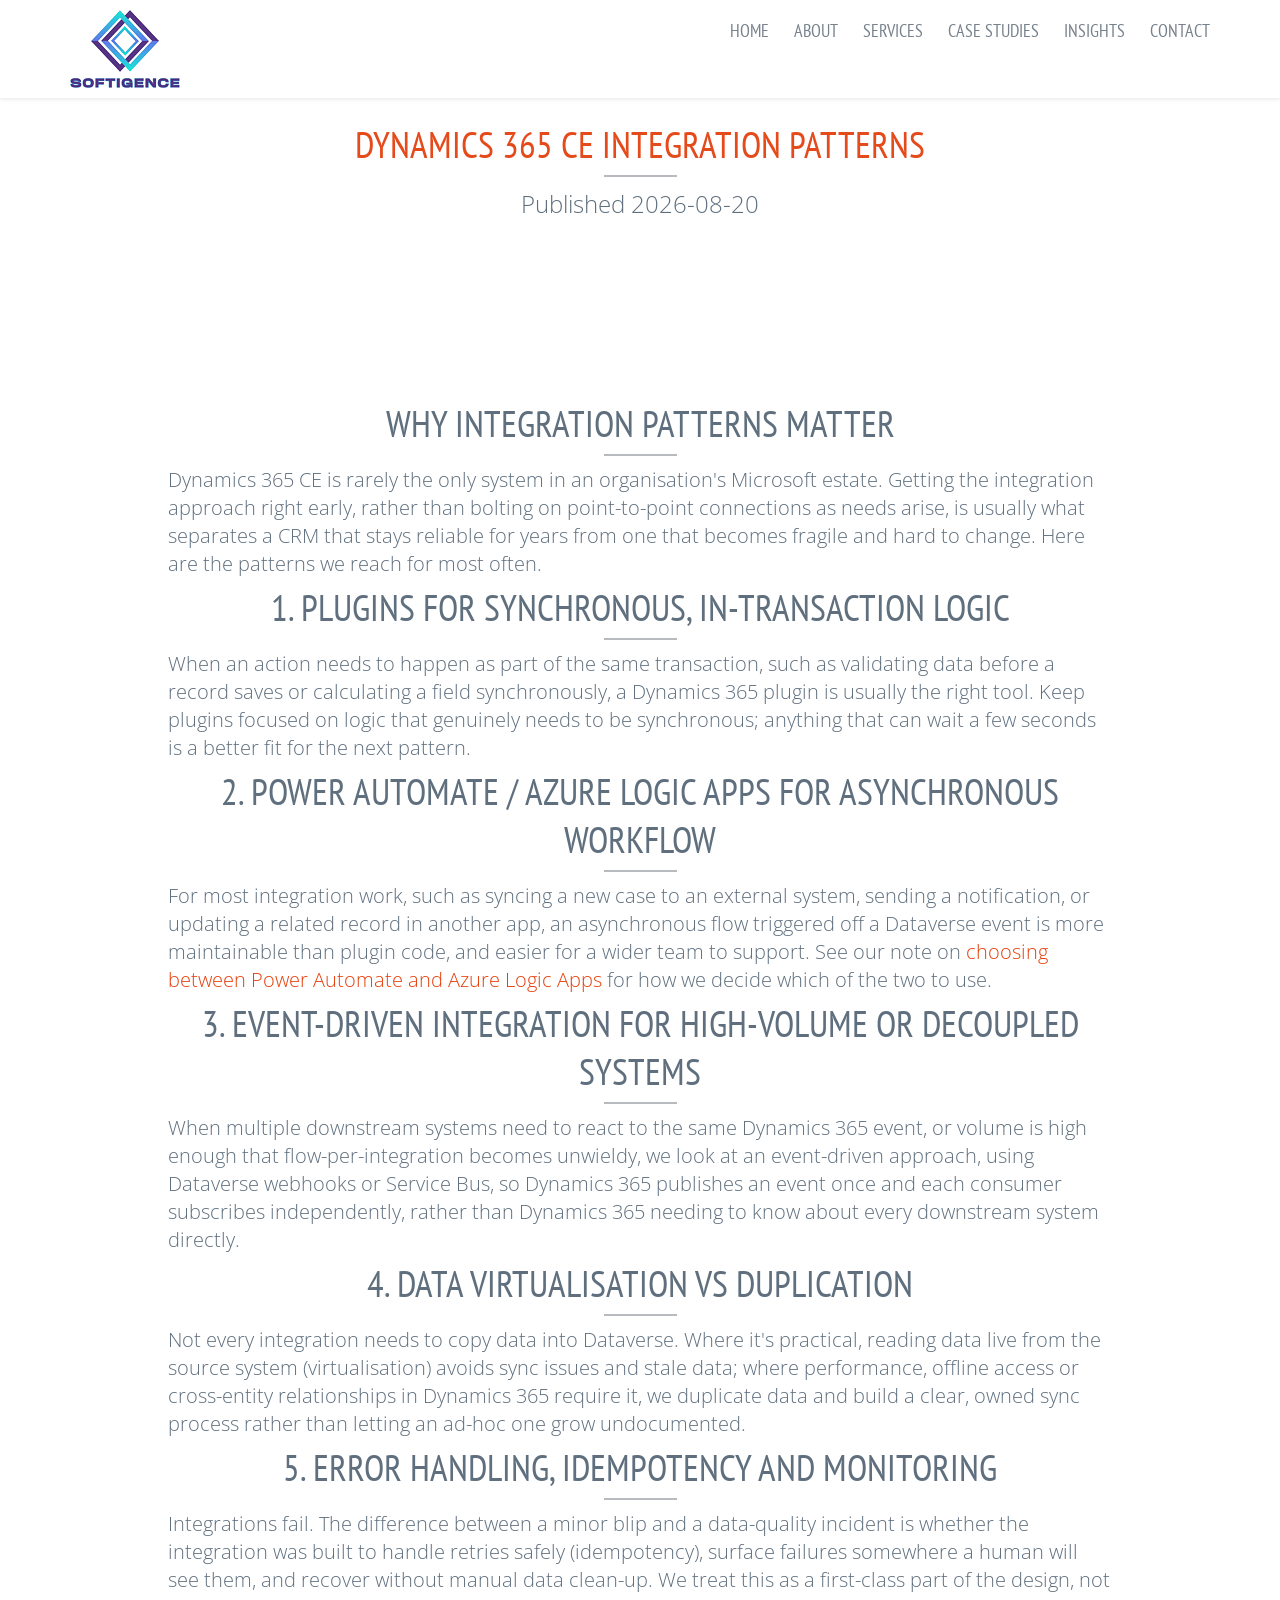
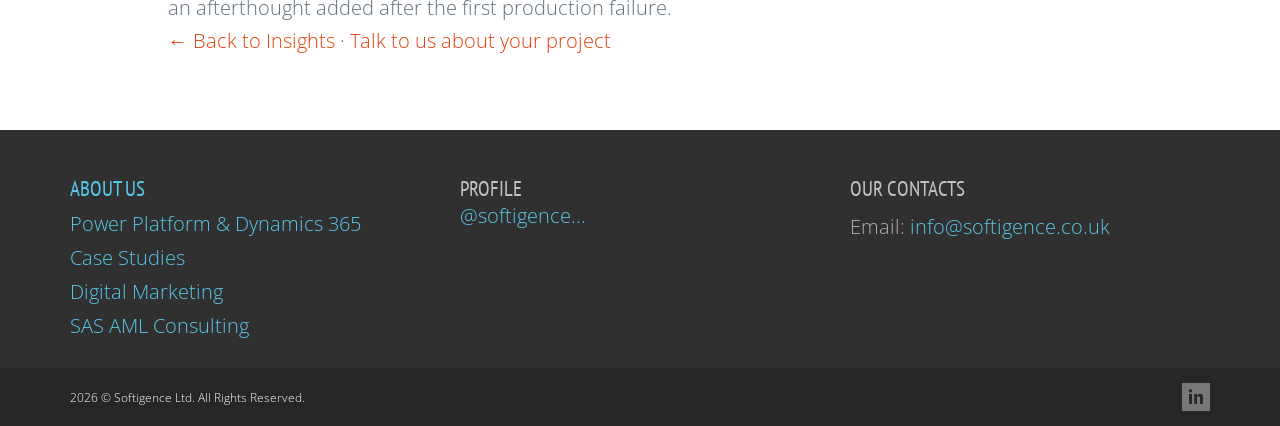
<file: blog/dynamics-365-integration-patterns.html>
<!DOCTYPE html>
<html lang="en">
<head>
<meta charset="utf-8">
<title>Dynamics 365 CE Integration Patterns | Softigence Insights</title>

<meta content="width=device-width, initial-scale=1.0" name="viewport">
<meta http-equiv="X-UA-Compatible" content="IE=edge,chrome=1">

<meta content="A practical look at the integration patterns we use most often when connecting Dynamics 365 CE to the Power Platform, Azure and third-party systems." name="description">
<meta content="Dynamics 365 integration patterns, Dynamics 365 CE integration, Power Automate Dynamics 365" name="keywords">
<meta content="Softigence Ltd" name="author">

<meta property="og:site_name" content="Softigence Ltd">
<meta property="og:title" content="Dynamics 365 CE Integration Patterns | Softigence Insights">
<meta property="og:description" content="A practical look at the integration patterns we use most often when connecting Dynamics 365 CE to the Power Platform, Azure and third-party systems.">
<meta property="og:type" content="website">
<meta property="og:image" content="../assets/onepage/img/logo/softigence-logo.png">
<meta property="og:url" content="https://www.softigence.co.uk/blog/dynamics-365-integration-patterns.html">

<link rel="canonical" href="https://www.softigence.co.uk/blog/dynamics-365-integration-patterns.html">

<link rel="apple-touch-icon" sizes="180x180" href="../assets/onepage/img/favicon/apple-touch-icon.png">
<link rel="icon" type="image/png" sizes="32x32" href="../assets/onepage/img/favicon/favicon-32x32.png">
<link rel="icon" type="image/png" sizes="16x16" href="../assets/onepage/img/favicon/favicon-16x16.png">
<link rel="manifest" href="../assets/onepage/img/favicon/site.webmanifest">
<link rel="shortcut icon" href="../assets/onepage/img/favicon/favicon.ico">
<!-- Fonts START -->
<link href="https://fonts.googleapis.com/css?family=Open+Sans:300,400,600,700|Pathway+Gothic+One|PT+Sans+Narrow:400+700|Source+Sans+Pro:200,300,400,600,700,900&amp;subset=all" rel="stylesheet" type="text/css">
<!-- Fonts END -->
<link href="../assets/plugins/bootstrap/css/bootstrap.min.css" rel="stylesheet">
<link href="../assets/plugins/font-awesome/css/font-awesome.min.css" rel="stylesheet">
<link href="../assets/pages/css/animate.css" rel="stylesheet">
<link href="../assets/plugins/fancybox/source/jquery.fancybox.css" rel="stylesheet">
<link href="../assets/pages/css/components.css" rel="stylesheet">
<link href="../assets/pages/css/slider.css" rel="stylesheet">
<link href="../assets/onepage/css/style.css" rel="stylesheet">
<link href="../assets/onepage/css/style-responsive.css" rel="stylesheet">
<link href="../assets/onepage/css/themes/red.css" rel="stylesheet" id="style-color">
<link href="../assets/onepage/css/custom.css" rel="stylesheet">
<!-- Google tag (gtag.js) -->
<script async src="https://www.googletagmanager.com/gtag/js?id=G-LFLSM877MF"></script>
<script>
  window.dataLayer = window.dataLayer || [];
  function gtag(){dataLayer.push(arguments);}
  gtag('js', new Date());
  gtag('config', 'G-LFLSM877MF');
</script>
<script type="application/ld+json">
{
  "@context": "https://schema.org",
  "@type": "BlogPosting",
  "headline": "Dynamics 365 CE Integration Patterns | Softigence Insights",
  "description": "A practical look at the integration patterns we use most often when connecting Dynamics 365 CE to the Power Platform, Azure and third-party systems.",
  "url": "https://www.softigence.co.uk/blog/dynamics-365-integration-patterns.html",
  "datePublished": "2026-08-20",
  "author": {
    "@type": "Organization",
    "name": "Softigence Ltd"
  },
  "publisher": {
    "@type": "Organization",
    "name": "Softigence Ltd",
    "logo": {
      "@type": "ImageObject",
      "url": "https://www.softigence.co.uk/assets/onepage/img/logo/softigence-logo.png"
    }
  }
}
</script>
</head>
<body class="menu-always-on-top">
    <!-- Header BEGIN -->
    <div class="header header-mobi-ext">
        <div class="container">
            <div class="row">
                <div class="col-md-2 col-sm-2">
                    <a class="site-logo" href="../index.html"><img src="../assets/onepage/img/logo/softigence-logo.png" alt="Softigence Ltd"></a>
                </div>
                <a href="javascript:void(0);" class="mobi-toggler" aria-label="Toggle navigation menu"><i class="fa fa-bars"></i></a>
                <div class="col-md-10 pull-right">
                    <ul class="header-navigation">
                        <li><a href="../index.html">Home</a></li>
                        <li><a href="../index.html#about">About</a></li>
                        <li><a href="../index.html#services">Services</a></li>
                        <li><a href="../index.html#portfolio">Case Studies</a></li>
                        <li><a href="../blog/index.html">Insights</a></li>
                        <li><a href="../index.html#contact">Contact</a></li>
                    </ul>
                </div>
            </div>
        </div>
    </div>
    <!-- Header END -->
    <div class="choose-us-block content text-center margin-bottom-40" style="margin-top:60px;">
        <div class="container">
            <h1><strong>Dynamics 365 CE Integration Patterns</strong></h1>
            <h4>Published 2026-08-20</h4>
        </div>
    </div>
    <div class="services-block content content-center">
        <div class="container">
            <div class="row">
                <div class="col-md-10 col-md-offset-1 col-sm-12 text-left">
<h2>Why integration patterns matter</h2>
<p>Dynamics 365 CE is rarely the only system in an organisation's Microsoft estate. Getting the integration approach right early, rather than bolting on point-to-point connections as needs arise, is usually what separates a CRM that stays reliable for years from one that becomes fragile and hard to change. Here are the patterns we reach for most often.</p>
<h2>1. Plugins for synchronous, in-transaction logic</h2>
<p>When an action needs to happen as part of the same transaction, such as validating data before a record saves or calculating a field synchronously, a Dynamics 365 plugin is usually the right tool. Keep plugins focused on logic that genuinely needs to be synchronous; anything that can wait a few seconds is a better fit for the next pattern.</p>
<h2>2. Power Automate / Azure Logic Apps for asynchronous workflow</h2>
<p>For most integration work, such as syncing a new case to an external system, sending a notification, or updating a related record in another app, an asynchronous flow triggered off a Dataverse event is more maintainable than plugin code, and easier for a wider team to support. See our note on <a href="power-automate-vs-azure-logic-apps.html">choosing between Power Automate and Azure Logic Apps</a> for how we decide which of the two to use.</p>
<h2>3. Event-driven integration for high-volume or decoupled systems</h2>
<p>When multiple downstream systems need to react to the same Dynamics 365 event, or volume is high enough that flow-per-integration becomes unwieldy, we look at an event-driven approach, using Dataverse webhooks or Service Bus, so Dynamics 365 publishes an event once and each consumer subscribes independently, rather than Dynamics 365 needing to know about every downstream system directly.</p>
<h2>4. Data virtualisation vs duplication</h2>
<p>Not every integration needs to copy data into Dataverse. Where it's practical, reading data live from the source system (virtualisation) avoids sync issues and stale data; where performance, offline access or cross-entity relationships in Dynamics 365 require it, we duplicate data and build a clear, owned sync process rather than letting an ad-hoc one grow undocumented.</p>
<h2>5. Error handling, idempotency and monitoring</h2>
<p>Integrations fail. The difference between a minor blip and a data-quality incident is whether the integration was built to handle retries safely (idempotency), surface failures somewhere a human will see them, and recover without manual data clean-up. We treat this as a first-class part of the design, not an afterthought added after the first production failure.</p>

                    <p><a href="index.html">&larr; Back to Insights</a> &middot; <a href="../index.html#contact">Talk to us about your project</a></p>
                </div>
            </div>
        </div>
    </div>
    <!-- BEGIN PRE-FOOTER -->
    <div class="pre-footer" id="footer">
        <div class="container">
            <div class="row">
                <div class="col-md-4 col-sm-6 pre-footer-col">
                    <h2><a href="../index.html#about">About us</a></h2>
                    <ul class="footer-links">
                        <li><a href="../index.html#services">Power Platform &amp; Dynamics 365</a></li>
                        <li><a href="../index.html#portfolio">Case Studies</a></li>
                        <li><a href="../digital-marketing.html">Digital Marketing</a></li>
                        <li><a href="../aml-consulting.html">SAS AML Consulting</a></li>
                    </ul>
                </div>
                <div class="col-md-4 col-sm-6 pre-footer-col">
                    <h2 class="margin-bottom-0">Profile</h2>
                    <a class="twitter-timeline" href="https://www.linkedin.com/company/softigence" target="_blank" data-tweet-limit="2" data-theme="dark" data-link-color="#57C8EB" data-widget-id="455411516829736961" data-chrome="noheader nofooter noscrollbar noborders transparent">@softigence...</a>
                </div>
                <div class="col-md-4 col-sm-6 pre-footer-col">
                    <h2>Our Contacts</h2>
                    <address class="margin-bottom-20">
                        Email: <a href="mailto:info@softigence.co.uk">info@softigence.co.uk</a>
                    </address>
                </div>
            </div>
        </div>
    </div>
    <!-- END PRE-FOOTER -->

    <!-- BEGIN FOOTER -->
    <div class="footer">
        <div class="container">
            <div class="row">
                <div class="col-md-6 col-sm-6">
                    <div class="copyright"><span id="copyright-year"></span> © Softigence Ltd. All Rights Reserved.</div>
                </div>
                <div class="col-md-6 col-sm-6 text-right">
                    <ul class="social-icons">
                        <li><a class="linkedin" data-original-title="linkedin" aria-label="Softigence on LinkedIn" target="_blank" rel="noopener" href="https://www.linkedin.com/company/softigence"></a></li>
                    </ul>
                </div>
            </div>
        </div>
    </div>
    <!-- END FOOTER -->
    <a href="#" class="go2top scroll"><i class="fa fa-arrow-up"></i></a>

<script src="../assets/plugins/jquery.min.js" type="text/javascript"></script>
<script src="../assets/plugins/jquery-migrate.min.js" type="text/javascript"></script>
<script src="../assets/plugins/bootstrap/js/bootstrap.min.js" type="text/javascript"></script>
<script src="../assets/plugins/fancybox/source/jquery.fancybox.pack.js" type="text/javascript"></script>
<script src="../assets/plugins/jquery.easing.js"></script>
<script src="../assets/plugins/jquery.parallax.js"></script>
<script src="../assets/plugins/jquery.scrollTo.min.js"></script>
<script src="../assets/onepage/scripts/jquery.nav.js"></script>
<script src="../assets/onepage/scripts/layout.js" type="text/javascript"></script>
<script>
    jQuery(document).ready(function() {
        Layout.init();
    });
</script>
<script>
    document.getElementById('copyright-year').textContent = new Date().getFullYear();
</script>
</body>
</html>
</file>
<file: assets/pages/css/components.css>
/* Reset rounded corners for all elements */
div,
input,
select,
textarea,
span,
img,
table,
label,
td,
th,
p,
a,
button,
ul,
code,
pre,
li {
    -webkit-border-radius: 0 !important;
    -moz-border-radius: 0 !important;
    border-radius: 0 !important;
}

a,
a:focus,
a:hover,
a:active {
    outline: 0;
}

/*Fix for Firefox*/
button::-moz-focus-inner,
input::-moz-focus-inner {
    border: 0;
}

/* Bootstrap buttons */
.btn-primary {
    color: #fff;
    background-color: #428bca;
    border: none;
}

.btn-primary:hover,
.btn-primary:focus,
.btn-primary:active,
.btn-primary.active {
    color: #fff;
    background-color: #3379b5;
    border-color: #2a6496;
}

.open .btn-primary.dropdown-toggle {
    color: #fff;
    background-color: #3379b5;
    border-color: #2a6496;
}

.btn-primary:active,
.btn-primary.active {
    background-image: none;
    background-color: #2d6ca2;
}

.btn-primary:active:hover,
.btn-primary.active:hover {
    background-color: #3071a9;
}

.open .btn-primary.dropdown-toggle {
    background-image: none;
}

.btn-primary.disabled,
.btn-primary.disabled:hover,
.btn-primary.disabled:focus,
.btn-primary.disabled:active,
.btn-primary.disabled.active,
.btn-primary[disabled],
.btn-primary[disabled]:hover,
.btn-primary[disabled]:focus,
.btn-primary[disabled]:active,
.btn-primary[disabled].active,
fieldset[disabled] .btn-primary,
fieldset[disabled] .btn-primary:hover,
fieldset[disabled] .btn-primary:focus,
fieldset[disabled] .btn-primary:active,
fieldset[disabled] .btn-primary.active {
    background-color: #428bca;
    border-color: #357ebd;
}

.btn-primary .badge {
    color: #428bca;
    background-color: #fff;
}

.btn-success {
    color: #fff;
    background-color: #45B6AF;
    border-color: #3ea49d;
}

.btn-success:hover,
.btn-success:focus,
.btn-success:active,
.btn-success.active {
    color: #fff;
    background-color: #3b9c96;
    border-color: #307f7a;
}

.open .btn-success.dropdown-toggle {
    color: #fff;
    background-color: #3b9c96;
    border-color: #307f7a;
}

.btn-success:active,
.btn-success.active {
    background-image: none;
    background-color: #348a84;
}

.btn-success:active:hover,
.btn-success.active:hover {
    background-color: #37918b;
}

.open .btn-success.dropdown-toggle {
    background-image: none;
}

.btn-success.disabled,
.btn-success.disabled:hover,
.btn-success.disabled:focus,
.btn-success.disabled:active,
.btn-success.disabled.active,
.btn-success[disabled],
.btn-success[disabled]:hover,
.btn-success[disabled]:focus,
.btn-success[disabled]:active,
.btn-success[disabled].active,
fieldset[disabled] .btn-success,
fieldset[disabled] .btn-success:hover,
fieldset[disabled] .btn-success:focus,
fieldset[disabled] .btn-success:active,
fieldset[disabled] .btn-success.active {
    background-color: #45B6AF;
    border-color: #3ea49d;
}

.btn-success .badge {
    color: #45B6AF;
    background-color: #fff;
}

.btn-info {
    color: #fff;
    background-color: #89C4F4;
    border-color: #72b8f2;
}

.btn-info:hover,
.btn-info:focus,
.btn-info:active,
.btn-info.active {
    color: #fff;
    background-color: #68b4f1;
    border-color: #43a1ed;
}

.open .btn-info.dropdown-toggle {
    color: #fff;
    background-color: #68b4f1;
    border-color: #43a1ed;
}

.btn-info:active,
.btn-info.active {
    background-image: none;
    background-color: #51a8ef;
}

.btn-info:active:hover,
.btn-info.active:hover {
    background-color: #5aadf0;
}

.open .btn-info.dropdown-toggle {
    background-image: none;
}

.btn-info.disabled,
.btn-info.disabled:hover,
.btn-info.disabled:focus,
.btn-info.disabled:active,
.btn-info.disabled.active,
.btn-info[disabled],
.btn-info[disabled]:hover,
.btn-info[disabled]:focus,
.btn-info[disabled]:active,
.btn-info[disabled].active,
fieldset[disabled] .btn-info,
fieldset[disabled] .btn-info:hover,
fieldset[disabled] .btn-info:focus,
fieldset[disabled] .btn-info:active,
fieldset[disabled] .btn-info.active {
    background-color: #89C4F4;
    border-color: #72b8f2;
}

.btn-info .badge {
    color: #89C4F4;
    background-color: #fff;
    }

.btn-warning {
    color: #fff;
    background-color: #dfba49;
    border-color: #dbb233;
}

.btn-warning:hover,
.btn-warning:focus,
.btn-warning:active,
.btn-warning.active {
    color: #fff;
    background-color: #daae2b;
    border-color: #bb9521;
}

.open .btn-warning.dropdown-toggle {
    color: #fff;
    background-color: #daae2b;
    border-color: #bb9521;
}

.btn-warning:active,
.btn-warning.active {
    background-image: none;
    background-color: #c89f23;
}

.btn-warning:active:hover,
.btn-warning.active:hover {
    background-color: #d0a625;
}

.open .btn-warning.dropdown-toggle {
    background-image: none;
}

.btn-warning.disabled,
.btn-warning.disabled:hover,
.btn-warning.disabled:focus,
.btn-warning.disabled:active,
.btn-warning.disabled.active,
.btn-warning[disabled],
.btn-warning[disabled]:hover,
.btn-warning[disabled]:focus,
.btn-warning[disabled]:active,
.btn-warning[disabled].active,
fieldset[disabled] .btn-warning,
fieldset[disabled] .btn-warning:hover,
fieldset[disabled] .btn-warning:focus,
fieldset[disabled] .btn-warning:active,
fieldset[disabled] .btn-warning.active {
    background-color: #dfba49;
    border-color: #dbb233;
}

.btn-warning .badge {
    color: #dfba49;
    background-color: #fff;
}

.btn-danger {
    color: #fff;
    background-color: #F3565D;
    border-color: #f13e46;
}

.btn-danger:hover,
.btn-danger:focus,
.btn-danger:active,
.btn-danger.active {
    color: #fff;
    background-color: #f1353d;
    border-color: #ec111b;
}

.open .btn-danger.dropdown-toggle {
    color: #fff;
    background-color: #f1353d;
    border-color: #ec111b;
}

.btn-danger:active,
.btn-danger.active {
    background-image: none;
    background-color: #ef1d26;
}

.btn-danger:active:hover,
.btn-danger.active:hover {
    background-color: #f0262f;
}

.open .btn-danger.dropdown-toggle {
    background-image: none;
}

.btn-danger.disabled,
.btn-danger.disabled:hover,
.btn-danger.disabled:focus,
.btn-danger.disabled:active,
.btn-danger.disabled.active,
.btn-danger[disabled],
.btn-danger[disabled]:hover,
.btn-danger[disabled]:focus,
.btn-danger[disabled]:active,
.btn-danger[disabled].active,
fieldset[disabled] .btn-danger,
fieldset[disabled] .btn-danger:hover,
fieldset[disabled] .btn-danger:focus,
fieldset[disabled] .btn-danger:active,
fieldset[disabled] .btn-danger.active {
    background-color: #F3565D;
    border-color: #f13e46;
}

.btn-danger .badge {
    color: #F3565D;
    background-color: #fff;
}

/***
Social Icons
***/
.social-icons {
    padding: 0;
    margin: 0;
}

.social-icons:before,
.social-icons:after {
    content: " ";
    display: table;
}
.social-icons:after {
    clear: both;
}

.social-icons li {
    float: left;
    display: inline;
    list-style: none;
    margin-right: 5px;
    margin-bottom: 5px;
    text-indent: -9999px;
}
.social-icons li > a {
    -webkit-border-radius: 2px;
    -moz-border-radius: 2px;
    -ms-border-radius: 2px;
    -o-border-radius: 2px;
    border-radius: 2px;
    width: 28px;
    height: 28px;
    display: block;
    background-position: 0 0;
    background-repeat: no-repeat;
    transition: all 0.3s ease-in-out;
    -o-transition: all 0.3s ease-in-out;
    -ms-transition: all 0.3s ease-in-out;
    -moz-transition: all 0.3s ease-in-out;
    -webkit-transition: all 0.3s ease-in-out;
}
.social-icons li:hover > a {
    background-position: 0 -38px;
}
.social-icons li .amazon {
    background: url(../../pages/img/social/amazon.png) no-repeat;
}
.social-icons li .behance {
    background: url(../../pages/img/social/behance.png) no-repeat;
}
.social-icons li .blogger {
    background: url(../../pages/img/social/blogger.png) no-repeat;
}
.social-icons li .deviantart {
    background: url(../../pages/img/social/deviantart.png) no-repeat;
}
.social-icons li .dribbble {
    background: url(../../pages/img/social/dribbble.png) no-repeat;
}
.social-icons li .dropbox {
    background: url(../../pages/img/social/dropbox.png) no-repeat;
}
.social-icons li .evernote {
    background: url(../../pages/img/social/evernote.png) no-repeat;
}
.social-icons li .facebook {
    background: url(../../pages/img/social/facebook.png) no-repeat;
}
.social-icons li .forrst {
    background: url(../../pages/img/social/forrst.png) no-repeat;
}
.social-icons li .github {
    background: url(../../pages/img/social/github.png) no-repeat;
}
.social-icons li .googleplus {
    background: url(../../pages/img/social/googleplus.png) no-repeat;
}
.social-icons li .jolicloud {
    background: url(../../pages/img/social/jolicloud.png) no-repeat;
}
.social-icons li .last-fm {
    background: url(../../pages/img/social/last-fm.png) no-repeat;
}
.social-icons li .linkedin {
    background: url(../../pages/img/social/linkedin.png) no-repeat;
}
.social-icons li .picasa {
    background: url(../../pages/img/social/picasa.png) no-repeat;
}
.social-icons li .pintrest {
    background: url(../../pages/img/social/pintrest.png) no-repeat;
}
.social-icons li .rss {
    background: url(../../pages/img/social/rss.png) no-repeat;
}
.social-icons li .skype {
    background: url(../../pages/img/social/skype.png) no-repeat;
}
.social-icons li .spotify {
    background: url(../../pages/img/social/spotify.png) no-repeat;
}
.social-icons li .stumbleupon {
    background: url(../../pages/img/social/stumbleupon.png) no-repeat;
}
.social-icons li .tumblr {
    background: url(../../pages/img/social/tumblr.png) no-repeat;
}
.social-icons li .twitter {
    background: url(../../pages/img/social/twitter.png) no-repeat;
}
.social-icons li .vimeo {
    background: url(../../pages/img/social/vimeo.png) no-repeat;
}
.social-icons li .wordpress {
    background: url(../../pages/img/social/wordpress.png) no-repeat;
}
.social-icons li .xing {
    background: url(../../pages/img/social/xing.png) no-repeat;
}
.social-icons li .yahoo {
    background: url(../../pages/img/social/yahoo.png) no-repeat;
}
.social-icons li .youtube {
    background: url(../../pages/img/social/youtube.png) no-repeat;
}
.social-icons li .vk {
    background: url(../../pages/img/social/vk.png) no-repeat;
}
.social-icons li .instagram {
    background: url(../../pages/img/social/instagram.png) no-repeat;
}
.social-icons li .reddit {
    background: url(../../pages/img/social/reddit.png) no-repeat;
}
.social-icons li .aboutme {
    background: url(../../pages/img/social/aboutme.png) no-repeat;
}
.social-icons li .flickr {
    background: url(../../pages/img/social/flickr.png) no-repeat;
}
.social-icons li .foursquare {
    background: url(../../pages/img/social/foursquare.png) no-repeat;
}
.social-icons li .gravatar {
    background: url(../../pages/img/social/gravatar.png) no-repeat;
}
.social-icons li .klout {
    background: url(../../pages/img/social/klout.png) no-repeat;
}
.social-icons li .myspace {
    background: url(../../pages/img/social/myspace.png) no-repeat;
}
.social-icons li .quora {
    background: url(../../pages/img/social/quora.png) no-repeat;
}
.social-icons.social-icons-color > li > a {
    opacity: 0.7;
    background-position: 0 -38px !important;
}
.social-icons.social-icons-color > li > a:hover {
    opacity: 1;
}
.social-icons.social-icons-circle > li > a {
    border-radius: 25px !important;
}

/***
Inline Social Icons
***/
.social-icon {
    display: inline-block !important;
    width: 28px;
    height: 28px;
    background-position: 0 0;
    background-repeat: no-repeat;
    -webkit-border-radius: 2px;
    -moz-border-radius: 2px;
    -ms-border-radius: 2px;
    -o-border-radius: 2px;
    border-radius: 2px;
    transition: all 0.3s ease-in-out;
    -o-transition: all 0.3s ease-in-out;
    -ms-transition: all 0.3s ease-in-out;
    -moz-transition: all 0.3s ease-in-out;
    -webkit-transition: all 0.3s ease-in-out;
}
.social-icon.social-icon-circle {
    border-radius: 25px !important;
}

.social-icon.amazon {
    background: url(../../pages/img/social/amazon.png) no-repeat;
}
.social-icon.behance {
    background: url(../../pages/img/social/behance.png) no-repeat;
}
.social-icon.blogger {
    background: url(../../pages/img/social/blogger.png) no-repeat;
}
.social-icon.deviantart {
    background: url(../../pages/img/social/deviantart.png) no-repeat;
}
.social-icon.dribbble {
    background: url(../../pages/img/social/dribbble.png) no-repeat;
}
.social-icon.dropbox {
    background: url(../../pages/img/social/dropbox.png) no-repeat;
}
.social-icon.evernote {
    background: url(../../pages/img/social/evernote.png) no-repeat;
}
.social-icon.facebook {
    background: url(../../pages/img/social/facebook.png) no-repeat;
}
.social-icon.forrst {
    background: url(../../pages/img/social/forrst.png) no-repeat;
}
.social-icon.github {
    background: url(../../pages/img/social/github.png) no-repeat;
}
.social-icon.googleplus {
    background: url(../../pages/img/social/googleplus.png) no-repeat;
}
.social-icon.jolicloud {
    background: url(../../pages/img/social/jolicloud.png) no-repeat;
}
.social-icon.last-fm {
    background: url(../../pages/img/social/last-fm.png) no-repeat;
}
.social-icon.linkedin {
    background: url(../../pages/img/social/linkedin.png) no-repeat;
}
.social-icon.picasa {
    background: url(../../pages/img/social/picasa.png) no-repeat;
}
.social-icon.pintrest {
    background: url(../../pages/img/social/pintrest.png) no-repeat;
}
.social-icon.rss {
    background: url(../../pages/img/social/rss.png) no-repeat;
}
.social-icon.skype {
    background: url(../../pages/img/social/skype.png) no-repeat;
}
.social-icon.spotify {
    background: url(../../pages/img/social/spotify.png) no-repeat;
}
.social-icon.stumbleupon {
    background: url(../../pages/img/social/stumbleupon.png) no-repeat;
}
.social-icon.tumblr {
    background: url(../../pages/img/social/tumblr.png) no-repeat;
}
.social-icon.twitter {
    background: url(../../pages/img/social/twitter.png) no-repeat;
}
.social-icon.vimeo {
    background: url(../../pages/img/social/vimeo.png) no-repeat;
}
.social-icon.wordpress {
    background: url(../../pages/img/social/wordpress.png) no-repeat;
}
.social-icon.xing {
    background: url(../../pages/img/social/xing.png) no-repeat;
}
.social-icon.yahoo {
    background: url(../../pages/img/social/yahoo.png) no-repeat;
}
.social-icon.youtube {
    background: url(../../pages/img/social/youtube.png) no-repeat;
}
.social-icon.vk {
    background: url(../../pages/img/social/vk.png) no-repeat;
}
.social-icon.instagram {
    background: url(../../pages/img/social/instagram.png) no-repeat;
}
.social-icon.reddit {
    background: url(../../pages/img/social/reddit.png) no-repeat;
}
.social-icon.aboutme {
    background: url(../../pages/img/social/aboutme.png) no-repeat;
}
.social-icon.flickr {
    background: url(../../pages/img/social/flickr.png) no-repeat;
}
.social-icon.foursquare {
    background: url(../../pages/img/social/foursquare.png) no-repeat;
}
.social-icon.gravatar {
    background: url(../../pages/img/social/gravatar.png) no-repeat;
}
.social-icon.klout {
    background: url(../../pages/img/social/klout.png) no-repeat;
}
.social-icon.myspace {
    background: url(../../pages/img/social/myspace.png) no-repeat;
}
.social-icon.quora {
    background: url(../../pages/img/social/quora.png) no-repeat;
}
.social-icon:hover {
    background-position: 0 -38px;
}

.social-icon-color {
    opacity: 0.7;
    background-position: 0 -38px !important;
}
.social-icon-color:hover {
    opacity: 1;
}
</file>
<file: assets/onepage/css/style.css>
/* General body settings */
body { 
  color: #5f6f7e; 
  direction: ltr;
  font: 300 20px/1.4 "Open Sans", Arial, sans-serif;
  backgrond: #ffffff;
}

/* h1-h6 */
.content h1, .content h2 {
  font: 400 37px "PT Sans Narrow", Arial, sans-serif;
  margin: 0 0 10px;
  text-transform: uppercase;
  text-align: center;
}
.content h1:after, .content h2:after {
  z-index: 2; 
  content: " "; 
  display: block;
  padding-top: 7px;
  border-bottom: 2px solid #b7bbbf;
  width: 73px;
  margin: 0 auto;
}
.content h3, .content h4, .content h5, .content h6 {
  font: 300 24px "Open Sans", Arial, sans-serif;
  padding: 0;
  margin: 0;
}
.content h1 strong, 
.content h2 strong,
.content h3 strong,
.content h4 strong {
  color: #e54a1a;
  font-weight: 300;
}
.content h3 {
  font-size: 24px;
  font-weight: 600;
  margin-bottom: 7px;
}
.content h4 {
  font-size: 24px;
}
.content h5 {
  font-size: 24px;
  line-height: 1.2;
  font-weight: 600;
  margin-bottom: 5px;
  padding-top: 5px;
}
.content h6 {
  font-size: 20px;
  line-height: 1.4;
  font-weight: 700;
  margin-bottom: 5px;
  padding-top: 5px;
}
.h-gray {
  opacity: 0.7;
}

/* links styles */
a, a:focus, a:hover, a:active {
  color: #e6400c;
  outline: 0;
  text-decoration: none;
}
a:hover {
  color: #e6400c;
  text-decoration: underline;
}

/* Global classes */
::-moz-selection {
  color: #fff;
  background: #e6400c;
}
::selection {
  color: #fff;
  background: #e6400c;
}

.min-hight500 {
  min-height: 500px;
}

.lead {
  font: 400 17px "Open Sans", sans-serif;
}

.clearfix:after {
  content: ".";
  display: block;
  height: 0;
  clear: both;
  visibility: hidden;
  font-size: 0;
  line-height: 0;
}
*html .clearfix {
  zoom: 1;
}
*+html .clearfix {
  zoom: 1;
}
.clear {
  clear: both; 
  height: 0; 
  font-size: 0; 
  line-height: 0; 
  overflow: hidden;
}
.block-center {
  display: block;
  margin-left: auto;
  margin-right: auto;
}
.content-center {
  text-align: center;
}
.border-bottom-silver {
  border-bottom: solid 1px #b7bbbf;
}

.more-li-space li {
  margin-bottom: 3px;
}

.no-padding {
  padding: 0 !important;
}
.no-margin {
  margin: 0 !important;
}
.no-bottom-padding {
  padding-bottom: 0 !important;
}
.no-bottom-space {
  padding-bottom: 0 !important;
  margin-bottom: 0 !important;
}
.no-top-padding {
  padding-top: 0 !important;
}
.no-top-space {
  padding-top: 0 !important;
  margin-top: 0 !important;
}
.no-space {
  margin: 0 !important;
  padding: 0 !important;
}
.no-text-shadow {
  text-shadow: none;
}

.padding-top-5 {
  padding-top: 5px !important;
}
.padding-top-10 {
  padding-top: 10px !important;
}
.padding-top-15 {
  padding-top: 15px !important;
}
.padding-top-20 {
  padding-top: 20px !important;
}
.padding-top-25 {
  padding-top: 25px !important;
}
.padding-top-30 {
  padding-top: 30px !important;
}
.padding-top-35 {
  padding-top: 35px !important;
}
.padding-top-40 {
  padding-top: 40px !important;
}
.padding-top-45 {
  padding-top: 45px !important;
}
.padding-top-50 {
  padding-top: 50px !important;
}
.padding-top-60 {
  padding-top: 60px !important;
}
.padding-top-70 {
  padding-top: 70px !important;
}
.padding-top-80 {
  padding-top: 80px !important;
}

.margin-bottom-0 {
  margin-bottom: 0 !important;
}
.margin-bottom-5 {
  margin-bottom: 5px !important;
}
.margin-bottom-10 {
  margin-bottom: 10px !important;
}
.margin-bottom-15 {
  margin-bottom: 15px !important;
}
.margin-bottom-20 {
  margin-bottom: 20px !important;
}
.margin-bottom-25 {
  margin-bottom: 25px !important;
}
.margin-bottom-30 {
  margin-bottom: 30px !important;
}
.margin-bottom-35 {
  margin-bottom: 35px !important;
}
.margin-bottom-40 {
  margin-bottom: 40px !important;
}
.margin-bottom-45 {
  margin-bottom: 45px !important;
}
.margin-bottom-50 {
  margin-bottom: 50px !important;
}
.margin-bottom-60 {
  margin-bottom: 60px !important;
}
.margin-bottom-65 {
  margin-bottom: 65px !important;
}
.margin-bottom-70 {
  margin-bottom: 70px !important;
}
.margin-bottom-80 {
  margin-bottom: 80px !important;
}
.margin-bottom-90 {
  margin-bottom: 90px !important;
}
.margin-bottom-100 {
  margin-bottom: 100px !important;
}

.margin-top-10 {
  margin-top: 10px !important;
}

.margin-left-0 {
  margin-left: 0 !important;
}
.margin-right-0 {
  margin-right: 0 !important;
}

.margin-right-20 {
  margin-right: 20px !important;
}
.margin-left-20 {
  margin-left: 20px !important;
}

.padding-left-0 {
  padding-left: 0 !important;
}
.padding-right-0 {
  padding-right: 0 !important;
}
.padding-right-30 {
  padding-right: 30px !important;
}

.padding-bottom-40 {
  padding-bottom: 40px !important;
}

.btn {
  padding: 7px 14px;  
  font-size: 14px;
  text-transform: uppercase;
  border-radius: 0;
}
.btn-primary {
  border: none;
  background: #e94d1c;
  color: #fff;
}
.btn-primary:hover,
.btn-primary:focus,
.btn-primary:active {
  color: #fff;
  background: #cc3304;
  border: none;
}
.content-page .btn-primary, 
.content-page .btn-primary:hover {
  color: #fff;
  margin-left: 0 !important;
}
.btn-default {
  border: 1px solid #EDEDED;
  color: #A8AEB3;
  background: transparent;
  padding: 6px 13px; 
}
.btn-default:hover,
.btn-default:focus,
.btn-default:active {
  border: 1px solid #A8AEB3;
  color: #fff;
  background: #A8AEB3;
  padding: 6px 13px; 
}

/*  media */
.embed-container {
  position: relative;
  overflow: hidden;
  padding-bottom: 56.25%;
  padding-top: 30px;

}
.embed-container iframe,
.embed-container object,
.embed-container embed {
  position: absolute;
  top: 0;
  left: 0;
  width: 100%;
  height: 100%;
}

/* panels style */
/*.panel-default {
  border-color: #ecf0f1;
}
.panel-default > .panel-heading {
  background: #ecf0f1;
  border-color: #ecf0f1;
  color: #333;  
}
.panel-default > .panel-heading h4 {
  font: 300 16px "Open Sans", sans-serif;
  padding: 0;
  margin-bottom: 0;
}
.panel-default > .panel-heading a {
  text-decoration: none;
  color: inherit;
}
.panel-default > .panel-heading a:active,
.panel-default > .panel-heading a:focus {
  color: inherit;
}*/

/* Header and header elements */
.header {
  position: absolute;
  top: auto;
  bottom: 0;
  left: auto;
  right: auto;
  z-index: 9;
  width: 100%;
  min-height: 60px;
  padding: 0;
  background: rgba(255,255,255,0.95);
  box-shadow: 0 1px 4px rgba(228, 228, 228, 0.95);
  z-index: 9999;
}

.menu-always-on-top .header {
  background: #fff;
  top: 0;
  bottom: auto;
  position: fixed;
}

.ie8 .header {
  background: #fff !important;
}
.ie8 .header.fixNav {
  border-bottom: solid 1px #ddd;
}

/* header at the top */
.header-top {
  top: 0;
  bottom: auto;
  background: rgba(255,255,255,1);
}
/* header on the second screen */
.header-second-screen {
  bottom: -63px;/* 61px – header height */
}
.header.fixNav {
  position: fixed;
  top: 0;
  bottom: auto;
  background: rgba(255,255,255,0.95);
}

.site-logo {
  float: left;
  padding-top: 10px;
  margin-bottom: 10px;
}

.header .mobi-toggler {
  float: right;
  color: #D8D8D8;
  border: 1px solid #D8D8D8;
  border-radius: 100% !important;
  width: 32px;
  height: 32px;
  display: none;
  margin: 15px 15px 0;
  position: relative;
  background: url(../img/toggler.png) no-repeat 6px 8px;
}
.header .mobi-toggler i {
  display: none;
}
.header .mobi-toggler:hover {
  background: #e34f00 url(../img/toggler.png) no-repeat 6px -28px;
  border-color: #e34f00;
  color: #fff;
}

.header-navigation {
  float: right;
  list-style: none;
  padding: 19px 0 0;
  margin: 0;
  font: 400 18px "PT Sans Narrow", Arial, sans-serif;
  text-transform: uppercase;
}
.header-navigation li {
  float: left;
  padding: 0;
  margin: 0 0 0 25px;
}
.header-navigation a {
  display: block;
  color: #78828c;
}
.header-navigation a:hover,
.header-navigation li.current a {
  color: #e6400c;
}

.header a:hover {
  text-decoration: none;
}

/* Promo block */
.promo-block {
  overflow-x: hidden;
}

/* About- block */
.about-block {
  padding-top: 60px;
}
.about-block h4 {
  margin-bottom: 43px;
}
.ab-trio {
  padding-top: 105px;
  position: relative;
}
.ab-trio img {
  position: relative;
  z-index: 2;
}

.ab-cirlce {
  display: inline-block;
  width: 135px;
  height: 135px;
  color: #fff;
  border-radius: 50% !important;
  z-index: 1;
  position: absolute;
  padding-top: 30px;
}
.ab-cirle-blue {
  background: #33b1e6;
  bottom: 2px;
  left: 5%;
}
.ab-cirle-red {
  background: #e85425;
  bottom: 61%;
  left: 37%;
}
.ab-cirle-green {
  background: #94db40;
  bottom: 34%;
  right: 9%;
}
.ab-cirlce i {
  font-size: 43px;
  line-height: 30px;
}
.ab-cirlce strong {
  font: 400 18px/18px "PT Sans Narrow", Arial, sans-serif;
  display: block;
  padding-top: 12px;
}

/* Services block */
.services-block {
  background: #f6f6f6;
  padding: 60px 0 70px;
}
.services-block .row {
  padding-top: 44px;
}
.services-block .item {
  border-right: solid 1px #e8e7e7;
  padding-top: 9px;
}
.services-block .col-md-3:last-child {
  border-right: none;
}
.services-block .fa {
  background: #e85425;
  color: #fff;
  width: 99px;
  height: 99px;  
  line-height: 1;
  border-radius: 50%;
  position: relative;
  margin-bottom: 29px;
}
.services-block .fa:after {
  bottom: -8px;
  width: 0; 
  height: 0;
  left: 50%;
  margin-left: -9px;
  z-index: 2; 
  content: " "; 
  display: block; 
  position: absolute;
  border-top: 9px solid #e85425;
  border-right: 9px solid transparent;
  border-left: 9px solid transparent;
}

.services-block .fa {
  font-size: 38px;
  padding: 35px 0 0;
}

.services-block p {
  margin-bottom: 5px;
}

/* Portfolio block */
.portfolio-block {
  background: #f6f6f6;
  padding-top: 60px;
}
.portfolio-block .row {
  padding: 0;
  margin: 0;
}
.portfolio-block .item {
  position: relative;
  padding: 0;
  margin: 0;
  overflow: hidden;
}
.portfolio-block .item > a {
  background: rgba(229,74,26,0.85);
  position: absolute;
  left: 0;
  bottom: -100%;
  width: 100%;
  height: 100%;
  text-transform: uppercase;

  transition: all 0.5s ease;
  -o-transition: all 0.5s ease;
  -ms-transition: all 0.5s ease;
  -moz-transition: all 0.5s ease;
  -webkit-transition: all 0.5s ease;

  color: #fff;
}
.portfolio-block .item:hover > a {
  bottom: 0;
}
.portfolio-block .item > a:hover {
  text-decoration: none;
}
.ie8 .portfolio-block .item > a {
  background: #e54a1a;
}

.portfolio-block .item strong {
  font: 400 17px/1.2 "Open Sans", Arial, sans-serif;
  display: block;
  margin-bottom: 4px;
}
.portfolio-block .item em {
  font: 300 13px "Open Sans", Arial, sans-serif;
  display: block;
  margin-bottom: 10px;
}
.portfolio-block .item b {
  font-weight: 300;
  font-size: 12px;
  line-height: 1;
  display: inline-block;
  border: solid 1px #fff;
  padding: 8px 15px 7px;
}
.portfolio-block .item b:hover {
  background: #fff;
  color: #E85425;
  border-color: #fff;
}

/* Choose us block */
.choose-us-block {
  padding-top: 60px;
}
.choose-us-block h4 {
  margin-bottom: 35px;
}
.choose-us-block h4 a {
  color: #1ea9e3;
}
.choose-us-block .panel-group {
  padding-top: 50px;
}
.choose-us-block .panel-default {
  border-radius: 0 !important;
  border: none;
  background: none;
  margin-bottom: 0 !important;
  padding-bottom: 14px;
}
.choose-us-block .panel-default > .panel-heading {
  border: none;
  background: none;
  padding: 0;
}
.choose-us-block .panel-default > .panel-heading + .panel-collapse .panel-body {
  border: none;
  padding: 0 0 0 32px;
}
.choose-us-block .panel-default h5 {
  font: 300 19px "Open Sans", Arial, sans-serif;
  padding: 0;
  margin: 0 0 5px;
}
.choose-us-block .panel-default .accordion-toggle:before {
  content: "";
  width: 21px;
  height: 21px;
  display: inline-block;
  background: #e54a1a url(../img/toggle-icons.png) no-repeat 6px 10px;
  border-radius: 50% !important;
  margin-right: 10px;
  position: relative;
  top: 4px;
}
.choose-us-block .panel-default .collapsed:before {
  background: #495764 url(../img/toggle-icons.png) no-repeat 6px -148px;
}
.choose-us-block .panel-default .panel-title:hover .collapsed:before {
  background-color: #e54a1a;
}
.choose-us-block .panel-default .accordion-toggle, .choose-us-block .panel-default .accordion-toggle:focus, .choose-us-block .panel-default .accordion-toggle:hover, .choose-us-block .panel-default .accordion-toggle:active {
  color: #1ea9e3;
  text-decoration: none;
}
.choose-us-block .panel-default .collapsed {
  color: #5f6f7e;
}

/* Team block */
.team-block {
  padding-top: 60px;
}
.team-block h4 {
  margin-bottom: 45px;
}
.team-block .item {
  margin-bottom: 30px;
}
.team-block h3 {
  font-size: 20px;
  padding-top: 13px;
  margin-bottom: 2px;
}
.team-block em {
  color: #e54a1a;
  text-transform: uppercase;
  display: block;
  font: 400 14px "Open Sans", Arial, sans-serif;
  margin-bottom: 12px;
}
.tb-socio {
  padding-top: 3px;
  text-align: center;
}
.tb-socio .fa {
  width: 33px;
  height: 33px;
  color: #b3bdc6;
  border-radius: 50% !important;
  border: solid 1px #d5d5d5;
  font-size: 19px;
  line-height: 19px;
  margin: 0 7px;
  padding-top: 7px;
}
.tb-socio .fa:hover {
  color: #e6400c;
  border: solid 1px #e6400c;
  text-decoration: none;
}

/* Pricing */
.prices-block {
  background: #F6F6F6;
  padding: 60px 0 40px;
}
.pricing-item {
  /*border: solid 2px #8695a1;*/
  background: #fff;
  font: 400 18px "PT Sans Narrow", Arial, sans-serif;
  margin-bottom: 30px;
}
.pricing-head {
  background: #8695a1;
  color: #fff;
  font: 400 17px/1.2 "PT Sans Narrow", Arial, sans-serif;
  padding: 13px 15px 9px;
  margin-bottom: 26px;
}
@-moz-document url-prefix() { 
  .pricing-head {
    padding: 12px 15px 10px;
  }
}
.pricing-head h3 {
  font: 400 43px/1.2 "PT Sans Narrow", Arial, sans-serif;
}
.pi-price {
  margin-bottom: 31px;
}
.pi-price strong {
  font-size: 35px;
  font-weight: 400;
  display: inline-block;

  background: #e85425;
  color: #fff;
  width: 128px;
  height: 128px;  
  line-height: 1;
  border-radius: 50%;
  position: relative;
  padding: 28px 0 0;
  margin-bottom: 20px;
}
.pi-price strong:after {
  bottom: -8px;
  width: 0; 
  height: 0;
  left: 50%;
  margin-left: -9px;
  z-index: 2; 
  content: " "; 
  display: block; 
  position: absolute;
  border-top: 9px solid #e85425;
  border-right: 9px solid transparent;
  border-left: 9px solid transparent;
}
.pi-price strong em {
  font-size: 71px;  
  font-style: normal;
}
.pricing-content {
  padding: 0 15px;
  margin-bottom: 24px;
}
.pricing-content .list-unstyled {
  text-align: left;
  color: #7d8489;
}
.pricing-content .list-unstyled li {
  margin-bottom: 6px;
}
.pricing-content .list-unstyled li i {
  color: #e85425;
  position: relative;
  top: -1px;
}
.pricing-footer {
  padding: 15px;
}
.pricing-footer .btn-default {
  background: #afb7be;
  color: #fff;
  display: block;
  font: 400 22px/22px "PT Sans Narrow", Arial, sans-serif;
  padding: 13px 10px;
  border: none;
}
.pricing-footer .btn-default:hover, .pricing-footer .btn-default:focus, .pricing-footer .btn-default:active {
  border: none;
  background: #E85425;
}

/* Partners block */
.partners-block {
  background: #f6f6f6;
  padding: 17px 0;
  text-align: center;
}

/* Testimonials block */
.testimonials-block {
  padding-top: 60px;
}
.testimonials-block h4 {
  margin-bottom: 57px;
}
.testimonials-block .carousel {
  width: 62%;
  margin: 0 auto;
}
.testimonials-block blockquote {
  border: none;
  font: italic 300 23px/1.3 "Open Sans", Arial, sans-serif;
  margin: 0;
  padding: 0;
  color: #66717c;
}
.testimonials-name {
  font: italic 300 23px/1.3 "Open Sans", Arial, sans-serif;
  color: #2dafe5;
}
.testimonials-block .carousel-indicators {
  position: static;
  margin: 27px 0 0;
  width: 100%;
}
.carousel-indicators li {
  width: 12px !important;
  height: 12px !important;
  border-radius: 50% !important;
  background: #dce0e2;
  position: relative;
  margin: 0 3px !important;
  border: none;
}
.carousel-indicators li.active {
  background: #e6400c;
}

/* Facts block */
.facts-block {
  position: relative;
  min-height: 470px;
  height: auto;
  padding: 57px 0 0;
  z-index: 0;
  background: #fff url(../img/facts.jpg) no-repeat fixed;
  position: relative;
  color: #fff;
}
.facts-block h2 {
  background: rgba(0,0,0,0.29);
  line-height: 37px;
  padding: 14px 0 15px;
  margin-bottom: 71px;
}
.facts-block h2:after {
  display: none;
}
.facts-block .item {
  background: rgba(255,99,77,0.92);
  font: 400 20px "Pathway Gothic One", Arial, sans-serif;
  text-transform: uppercase;
  width: 198px;
  height: 198px;
  border-radius: 50% !important;
  padding: 33px 0 0; 
  margin: 0 auto;
}
@-moz-document url-prefix() { 
  .facts-block .item {
    padding: 31px 0 0; 
  }
}
.ie8 .facts-block .item {
  background: #e54a1a;
}
.facts-block .item strong {
  display: block;
  font-size: 80px;
  text-transform: none;
  margin-bottom: 4px;
}

/* message block */
.message-block {
  position: relative;
  min-height: 457px;
  height: auto;
  padding: 0 0 50px;
  z-index: 0;
  background: #292F34 url(../img/quote.jpg) no-repeat fixed;
  position: relative;
}
/*.message-block:after {
  background: rgba(0,0,0,0.73);
  content: "";
  width: 100%;
  height: 100%;
  top: 0;
  left: 0;
  position: absolute;  
  z-index: 1;
}*/
.message-block h2 {
  z-index: 2;
  color: #fff;
  font-size: 35px;
  font-weight: 700;
  line-height: 42px;
  position: relative;
  padding: 0;
  /* margin: 150px 0 14px; */
  margin-bottom: 14px;
  letter-spacing: 1px;
}
.message-block h2:after {
  display: none;
}
.message-block h2 strong {
  color: #18bbff;
  display: block;
}
.message-block em {
  font: 300 15px "Open Sans", Arial, sans-serif;
  text-transform: uppercase;
  color: #fff;
  position: relative;
  z-index: 2;
  display: block;
}

/* Checkout block */
.checkout-block {
  background: #292f34;
  color: #c8ced4;
  padding: 25px 0;
}
.checkout-block h2 {
  font: 400 33px "PT Sans Narrow", Arial, sans-serif;
  margin: 2px 0 0;
  text-align: left;
}
.checkout-block h2 em {
  color: #767c81;
  font: 300 18px "Open Sans", Arial, sans-serif;
  text-transform: none;
}
.checkout-block h2:after {
  display: none;
}
.checkout-block .btn {
  font: 400 20px/20px "PT Sans Narrow", Arial, sans-serif;
  padding: 15px 20px 14px;
}
@-moz-document url-prefix() { 
  .checkout-block .btn {
    padding: 14px 20px 15px;
  }
}

/***
Pre-Footer and pre-footer elements
***/
.pre-footer {
  background: #313030;
  color: #b0b0b0;
}
.pre-footer h2 {
  font: 400 21px "PT Sans Narrow", Arial, sans-serif;
  margin: 0 0 8px;
  color: #c2c1c1;
  text-transform: uppercase;
}
.pre-footer .container {
  padding-top: 45px;
}
.pre-footer a {
  color: #57c8eb;
}
.pre-footer p {
  margin-bottom: 20px;
}
.pre-footer li {
  margin-bottom: 6px;
}

/* pre-footer twitter block */
.pre-footer dl.f-twitter {
  overflow: hidden;
  margin-bottom: 7px;
}
.pre-footer dl.f-twitter dt {
  width: 30px;
  float: left;
  text-align: left;
  padding-top: 2px;
}
.pre-footer dl.f-twitter dt i {
  color: #57c8eb;
  font-size: 20px;
}
.pre-footer dl.f-twitter dd {
  color: #b0b0b0;
  margin-left: 30px;
}
.pre-footer dl.f-twitter dd span {
  color: #6b9cab;
  font-size: 12px;
  margin: 0 5px;
}
.pre-footer address {
  line-height: 1.7;
}
.pre-footer-col {
  padding-bottom: 22px;
  padding-right: 50px;
}
.pre-footer .top-line {
  border-top: solid 1px #535353;
  padding-top: 24px;
  padding-bottom: 17px;
}
.pre-footer .social-icons {
  padding-top: 5px;
}
.pre-footer .social-icons li a, 
.pre-footer a.social-icon {
  transition: all 0.1s ease-in-out !important;
  -o-transition: all 0.1s ease-in-out !important;
  -ms-transition: all 0.1s ease-in-out !important;
  -moz-transition: all 0.1s ease-in-out !important;
  -webkit-transition: all 0.1s ease-in-out !important;
}
.pre-footer .social-icons li a:hover {
  opacity: 1;
}

.pre-footer hr {
  margin-top: 0;
  border-color: #404040;
}
.contactus-form-box .form-control{
width: 100%;
}
.contactus-form-box .form-control,
.contactus-form-box .form-control:focus
.pre-footer .form-control,
.pre-footer .form-control:focus {
  border: none;
}

/* subscribe */
.pre-footer .pre-footer-subscribe-box {
  padding-bottom: 14px;
  overflow: hidden;
  max-width: 300px;
}
.pre-footer .pre-footer-subscribe-box p {
  clear: both;
}
.contactus-form-box .input-group,
.pre-footer-subscribe-box .input-group {
  border: solid 1px #545454;
  padding: 1px 1px 0 0;
}
.contactus-form-box .input-group,
.pre-footer-light .pre-footer-subscribe-box .input-group {
  border: solid 2px #DBDBDB;
}
.pre-footer-subscribe-box h2 {
  padding-top: 7px;
}
.contactus-form-box textarea,
.contactus-form-box input,
.pre-footer-subscribe-box textarea,
.pre-footer-subscribe-box input {
  border-radius: 0;
  background: #313030;
  border: solid 2px #0f0f0f;
  color: #909090;
  font: 13px Arial, sans-serif;
}
.contactus-form-box input:focus,
.contactus-form-box textarea:focus,
.pre-footer-subscribe-box textarea:focus,
.pre-footer-subscribe-box input:focus {
  box-shadow: none;
  border: solid 1px #313030;
}
.contactus-form-box textarea,
.pre-footer-subscribe-box textarea {
  min-height: 120px;
}
.contactus-form-box .btn-primary ,
.pre-footer-subscribe-box .btn-primary {
  margin-left: 0 !important;
  border-bottom: none;
  margin-bottom: 1px;
}

/* pre-footer photostream */
.pre-footer .photo-stream li {
  margin: 4px 5px 4px 0;
  display: inline-block;
}
.pre-footer .photo-stream img {
  width: 54px;
  height: 54px;
  border: solid 2px #9ca5ae;
}
.pre-footer .photo-stream img:hover {
  border-color: #E84D1C;
    transition: all 0.3s ease-in-out;
    -o-transition: all 0.3s ease-in-out;
    -moz-transition: all 0.3s ease-in-out;
    -webkit-transition: all 0.3s ease-in-out;  
}

/* light pre-footer */
.pre-footer-light {
  background: #F9F9F9;
  color: #3E4D5C;
  margin-top: 20px;
}
.pre-footer-light .container {
  background: #fff;
  padding-top: 25px;
}
.pre-footer-light h2 {
  color: #3E4D5C;
}
.pre-footer-light a {
  color: #3E4D5C;
}
.pre-footer-light dl.f-twitter dd {
  color: #3E4D5C;
}
.pre-footer-light dl.f-twitter dd span {
  color: #99a5b1;
}
.pre-footer-light dl.f-twitter dd a {
  color: #e84d1c;
}

.pre-footer-light address a {
  color: #e84d1c;
}

.pre-footer-light hr {
  border-color: #e6e6e6;
}

.pre-footer-light .social-icons li a {
  opacity: 1;
}
.pre-footer-light .social-icons li a:hover {
  opacity: 0.7;
}

.pre-footer-light .input-group {
  border: none;
  padding: 1px 1px 0 0;
}
.pre-footer-light .pre-footer-subscribe-box input {
  background: #fff;
  border: none;
  color: #909090;
}
.pre-footer-light .pre-footer-subscribe-box button:hover {
  color: #fff;
}

/* light pre-footer */
.pre-footer-gray {
  background: #62707F;
  color: #fff;
}
.pre-footer-gray h2 {
  color: #fff;
}
.pre-footer-gray dl.f-twitter dd {
  color: #fff;
}
.pre-footer-gray dl.f-twitter dd span {
  color: #fff;
  opacity: 0.5;
}

.pre-footer-gray hr {
  border-color: #94a5b6;
}

.pre-footer-gray .social-icons li a {
  opacity: 1;
}
.pre-footer-gray .social-icons li a:hover {
  opacity: 0.7;
}

.pre-footer-gray .pre-footer-subscribe-box fomr {
  color: #fff;
}
.pre-footer-gray .pre-footer-subscribe-box .input-group {
    border: 1px solid #94a5b6;
}
.pre-footer-gray .pre-footer-subscribe-box input {
  background: #62707F;
  border: solid 1px #62707F;
  color: #fff;
}
.pre-footer-gray .pre-footer-subscribe-box input:focus {
  border: solid 1px #62707F;
}
.pre-footer-gray ::-webkit-input-placeholder { /* WebKit browsers */
    color: #fff;
}
.pre-footer-gray :-moz-placeholder { /* Mozilla Firefox 4 to 18 */
    color: #fff;
}
.pre-footer-gray ::-moz-placeholder { /* Mozilla Firefox 19+ */
    color: #fff;
}
.pre-footer-gray :-ms-input-placeholder { /* Internet Explorer 10+ */
    color: #fff;
}

/* footer */
.footer {
  background: #272626;
  color: #fff;
  font-size: 12px;
  padding: 15px 0;
}
.footer-light {
  background: #F9F9F9;
  color: #3e4d5c;
}
.footer-gray {
  background: #4A5866;
}
.footer a {
  color: #fff;
  text-decoration: underline;
}
.footer a:hover {
  text-decoration: none;
}
.footer-light a {
  color: inherit;
}
.footer .padding-top-10 {
  opacity: 0.5;
}
.footer .list-inline > li:last-child {
  padding-right: 0;
}
.footer ul {
  margin: 0;
  padding: 0;
}
.footer ul.social-footer {
  font-size: 18px;
  padding-top: 5px;
}
.footer .social-icons li {
  float: right;
  margin: 0 0 0 5px
}
.copyright {
  padding-top: 7px;
}
@-moz-document url-prefix() { 
  .copyright {
    padding-top: 6px;
  }
}
.footer ul.social-icons li a {
  opacity: 0.5;
}
.footer ul.social-icons li:hover a {
  opacity: 1 !important;
}
.powered {
  color: #81848f;
  margin: 5px 0 0;
}
.powered > a {
  color: #e6400c;
  text-decoration: none;
}
.powered > a:hover {
  color: #e94d1c;
}

/* go2top */
.go2top,
.go2top:focus {
  position: fixed;
  right: 15px;
  bottom: 8px;

  color: #999;
  width: 38px;
  height: 38px;

  border: solid 2px #999;
  border-radius: 50% !important;
  text-align: center;
  padding: 7px 0 0 1px;
  z-index: 99999;

  font-size: 18px;
  line-height: 1;
}
.go2top:hover {
  border: solid 2px #e6400c;
  color: #e6400c;
}
.go2top i {
  font-size: 18px;
  line-height: 18px;
}

.fancybox-overlay {
  z-index: 100000 ;
}

.fancybox-opened {
  z-index: 100001;
}

/***
Styler Panel
***/
.color-panel {
  z-index: 99999;
  position: fixed;
  top: 120px;
  right: 0;
}

.color-panel .menu-pos {
  margin: 0 0 15px 15px;
  width: 150px;
}

.color-panel .color-mode-icons {
  top: 0;
  right: 0;
  padding: 20px;
  cursor: pointer;
  position: absolute;
  margin: 0;
}
.color-panel .icon-color {
  background: #c9c9c9 url(../img/icon-color.png) center no-repeat;
}
.color-panel .icon-color:hover {
  background-color: #3d3d3d;
}
.color-panel .icon-color-close {
  display: none;
  background: #3d3d3d url(../img/icon-color-close.png) center no-repeat;
}
.color-panel .icon-color-close:hover {
  background-color: #222;
}
.color-mode {
  top: 0;
  right: 40px;
  width: 200px;
  display: none;
  padding: 20px 10px 10px;
  position: absolute;
  background: #3d3d3d;  
}
.color-mode p {
  color: #cfcfcf;
  padding: 0 15px;
  font-size: 15px;
}
.color-mode ul {
  list-style: none;
  padding: 4px 11px 5px;
  display: block;
  margin-bottom: 1px !important;
}
.color-mode li {
  width: 28px;
  height: 28px;
  margin: 4px;
  cursor: pointer;
  list-style: none;
  border: solid 1px #707070;
  display: inline-block;
  padding: 0 5px;
}
.color-mode li:hover,
.color-mode li.current {
  border: solid 1px #ebebeb;
}
.color-mode li.current {
  border: solid 2px #ebebeb;
}

.color-mode li.color-blue {
  background: #64aed9;
}
.color-mode li.color-red {
  background: #e84d1c;
}
.color-mode li.color-green {
  background: #67bd3c;
}
.color-mode li.color-orange {
  background: #e18604;
}
.color-gray {
  background: #798b97;
}
.color-turquoise {
  background: #44b1c1;
}
.color-mode label {
  color: #cfcfcf;
  border-top: 1px solid #585858;
  padding: 10px 10px 0;
  margin: 0 5px;
  display: block;
}
.color-mode label span {  
  text-transform: uppercase;
}
.color-mode label > span {
  display: inline-block;
  width: 85px;
}
.color-mode label > select {
  margin-top: 5px;
  text-transform: lowercase;
}
.color-mode label  span.color-mode-label {
  top: 2px;
  position: relative;
}
</file>
<file: assets/onepage/css/style-responsive.css>
@media (max-width: 1024px) {
	/*.header {
	 	top: 0;
		bottom: auto;
		padding: 5px 0;
	}*/
	.menuOpened {
		background: #fff;
	}
	.header-mobi-ext .pull-right {
		float: none !important;
		clear: both;
		margin: 0;
		padding: 0;
		width: 100%;
	}

	.header .mobi-toggler {
		display: block;
	}
	.header-mobi-ext .header-navigation {
		float: none;
		padding: 20px 0;
		display: none;
	}
	.header-mobi-ext .header-navigation li {
		float: none;
		padding: 0;
		margin-left: 15px;
		margin-right: 15px;
	}
	.header-mobi-ext .header-navigation li:first-child a {
		border-top: 1px solid #efefef;
	}
	.header-mobi-ext .header-navigation a {
		border-bottom: 1px solid #efefef;
		padding: 10px 0 10px 10px;
		position: relative;
		color: #666;
	}
	.header-mobi-ext .header-navigation a:hover,
	.header-mobi-ext .header-navigation li.current a {
		border-bottom: 1px solid #efefef;
		background: #dd4632;
		color: #fff;
	}

	.checkout-block .row div {
		width: 100%;
		text-align: center !important;
	}
	.checkout-block h2 {
		text-align: center;
	}
	.checkout-block .text-right {
		padding-top: 10px;
	}

	.slider-item-1 .promo-like i {
	  font-size: 70px;
	}
	.slider-item-1 .promo-like-text {
	  font-size: 18px;
	  padding: 22px 25px 17px;
	}
	.slider-item-1 .promo-like-text h2 {
	  font-size: 28px;
	  margin: 0 0 3px;
	}
}
@media (min-width: 1025px) {
	.header .header-navigation {
		display: block !important;
	}
	.team-block .img-responsive {
		display: inline-block;
	}
}
@media (max-width: 992px) {
	/*.facts-block {
	  min-height: 390px;
	}*/
	.facts-block h2 {
	  margin-bottom: 60px;
	}
	.facts-block .item {
	  font-size: 18px;
	  width: 138px;
	  height: 138px;
	  text-transform: none;
	}
	.facts-block .item strong {
	  font-size: 40px;
	}

	.ab-cirle-blue {
	  bottom: 2px;
	  left: 1%;
	}
	.ab-cirle-red {
	  bottom: 49%;
	  left: 37%;
	}
	.ab-cirle-green {
	  bottom: 34%;
	  right: 3%;
	}

	.team-block .item {
	  margin-bottom: 30px;
	}
	.team-block .img-responsive {
	  width: 100%;
	}
}
@media (min-width: 760px) {
	.slider-item-1 .large_bold_white {
	  letter-spacing: 2px !important;
	}
}
@media (max-width: 768px) {
	.services-block {
	  padding-bottom: 20px;
	}
	.services-block .item {
	  border: none;
	  margin-bottom: 50px;
	}

	.about-block h4 {
	  margin-bottom: 33px;
	}
	.ab-cirlce {
	  width: 100px;
	  height: 100px;
	  padding-top: 15px;
	}
	.ab-cirlce i {
	  font-size: 33px;
	  line-height: 33px;
	}
	.ab-cirlce strong {
	  padding-top: 5px;
	  font-size: 16px;
	  line-height: 1;
	}
	.ab-cirle-blue {
	  bottom: 2px;
	  left: 1%;
	}
	.ab-cirle-red {
	  bottom: 52%;
	  left: 37%;
	}
	.ab-cirle-green {
	  bottom: 34%;
	  right: 6%;
	}

	.slider-item-1 .promo-like-text {
		margin-top: 30px;
	}
	.slider-item-1 .promo-like {
		padding: 29px 22px 26px 21px;
	}
	.slider-item-1 .promo-like i {
	  font-size: 49px;
	}
	.slider-item-1 .promo-like-text {
	  font: 400 14px "Open Sans", Arial, sans-serif;
	  padding: 22px 25px 17px;
	}
	.slider-item-1 .promo-like-text h2 {
	  font: 400 23px/23px "PT Sans Narrow", Arial, sans-serif;
	}
}
@media (max-width: 767px) {
	.choose-us-block .img-responsive {
	  margin: 0 auto;
	}

	/*.facts-block {
	  min-height: 470px;
	}*/
	.facts-block .item {
	  margin-bottom: 30px;
	}

	.footer .pull-right {
	  float: left !important;
	  padding-top: 10px;
	  padding-bottom: 11px;
	}
	.footer .social-icons li {
	  float: left;
	  margin: 0 5px 0 0;
	}
}
@media (max-width: 600px) {
	.slider-item-1 .promo-like-text {
		margin-top: 30px;
	}
	.slider-item-1 .promo-like {
		padding: 27px 22px 28px;
		top: -18px;
	}
	.slider-item-1 .promo-like i {
	  font-size: 23px;
	}
	.slider-item-1 .promo-like-text {
	  font-size: 13px;
	  padding: 10px;
	}
	.slider-item-1 .promo-like-text h2 {
	  font: 400 18px/1 "Open Sans", Arial, sans-serif;
	  margin-bottom: 5px;
	}
}
@media (max-width: 480px) {
	.ab-cirlce {
	  z-index: 3;
	}
	.ab-cirle-red {
	  bottom: 36px;
	}

	.slider-item-1 .promo-like {
		display: none;
	}
}
@media (max-width: 400px) {
	.tb-socio .fa {
	  margin-bottom: 20px;
	}

	.slider-item-1 .promo-like-text {
	  white-space: normal;
	  margin: 40px 15px 0;
	}
}
@media (max-width: 320px) {
	.tb-socio .fa {
	  margin-bottom: 20px;
	}

	.ab-cirle-blue {
	  left: 0;
	}
	.ab-cirle-red {
	  left: 37%;
	}
	.ab-cirle-green {
	  right: 0;
	}
}
</file>
<file: assets/onepage/css/themes/red.css>
a, a:focus, a:hover, a:active {
  color: #e6400c;
}
a:hover {
  color: #e6400c;
}
::-moz-selection {
  color: #fff;
  background: #e6400c;
}
::selection {
  color: #fff;
  background: #e6400c;
}
.header-navigation a:hover,
.header-navigation li.current a {
  color: #e6400c;
}
.tb-socio .fa:hover {
  color: #e6400c;
  border: solid 1px #e6400c;
}
.carousel-indicators li.active {
  background: #e6400c;
}
.go2top:hover {
  border: solid 2px #e6400c;
  color: #e6400c;
}
.content h1 strong, .content h2 strong, .content h3 strong, .content h4 strong {
  color: #E54A1A;
}
.slider-item-1 .large_bold_white span,
.slider-item-2 .large_bold_white span {
  color: #E54A1A;
}
.tp-caption a {
    color: #FF7302;
}
.services-block .fa {
  background: #e85425;
}
.services-block .fa:after {
  border-top: 9px solid #e85425;
}
.team-block em {
  color: #E54A1A;
}
.portfolio-block .item > a {
  background: rgba(229, 74, 26, 0.85);
}
.choose-us-block .panel-default .accordion-toggle:before {
  background-color: #e54a1a;
}
.choose-us-block .panel-default .collapsed:before {
  background-color: #495764;/* black */
}
.choose-us-block .panel-default .panel-title:hover .collapsed:before {
  background-color: #e54a1a;
}
.btn-primary {
  background: #E94D1C;
}
.btn-primary:hover,
.btn-primary:focus,
.btn-primary:active {
  background: #cc3304;
}
.facts-block .item {
  background: rgba(255, 99, 77, 0.92);
}
.pi-price strong {
  background: #E85425;
}
.pi-price strong:after {
  border-top: 9px solid #E85425;
}
.pricing-content .list-unstyled li i {
  color: #E85425;
}
.pricing-footer .btn-default:hover,
.pricing-footer .btn-default:active {
  background: #E85425;
}
.portfolio-block .item b:hover {
  color: #E85425;
}
@media (max-width: 1024px) {
	.header-mobi-ext .header-navigation a:hover,
	.header-mobi-ext .header-navigation li.current a{
	  background-color: #E85425;
	  color: #fff !important;
	}
}
.header .mobi-toggler:hover {
  background-color: #E85425;
  border-color: #E85425;
}
</file>
<file: assets/onepage/css/custom.css>
/* here you can put your own css to customize and override the theme */
.services-block,
.portfolio-block,
.partners-block {
  background: #fff;
}

.contact-section {
    width: 100%;
    max-width: 40rem;
    margin-left: auto;
    margin-right: auto;
    padding: 3rem 1rem;
  }
  
  .contact-intro > * + * {
    margin-top: 1rem;
  }
  
  .contact-title {
    font-size: 1.875rem;
    line-height: 2.25rem;
    font-weight: 700;
  }
  
  .contact-description {
    color: rgb(107 114 128);
  }
  
  .form-group-container {
    display: grid;
    gap: 1rem;
    margin-top: 2rem;
  }
  
  .form-group {
    display: flex;
    flex-direction: column;
  }
  
  .form-label {
    margin-bottom: 0.5rem;
    font-size: 1.075rem;
  }
  
  .form-input,
  .form-textarea {
    padding: 0.3rem;
    border: 1px solid #e5e7eb;
    display: flex;
    height: 2.5rem;
    width: 100%;
    border-radius: 0.375rem;
    font-size: 0.875rem;
    line-height: 1.25rem;
  }
  
  .form-input::placeholder,
  .form-textarea:focus-visible {
    color: #6b7280;
  }
  
  .form-input:focus-visible,
  .form-textarea:focus-visible {
    outline: 2px solid #2563eb;
    outline-offset: 2px;
  }
  
  .form-textarea {
    min-height: 120px;
  }
  
  .form-submit {
    width: 100%;
    margin-top: 1.2rem;
    background-color: #3124ca;
    color: #fff;
    padding: 13px 5px;
    border-radius: 0.375rem;
  }

  .case-studies-row {
    display: flex;
    flex-wrap: wrap;
  }

  .case-studies-row .case-study {
    display: flex;
    float: none;
  }

  .case-study {
    text-align: left;
    padding: 20px;
    margin-bottom: 30px;
    flex-direction: column;
    background-color: #fff;
    border: 1px solid #eee;
    border-radius: 4px;
    box-shadow: 0 2px 6px rgba(0, 0, 0, 0.05);
  }

  .trusted-by-block img {
    background-color: #fff;
    padding: 12px;
    border: 1px solid #eee;
    border-radius: 4px;
    max-height: 100px;
    max-width: 100%;
    width: auto;
  }

  .case-study img {
    align-self: flex-start;
    max-height: 60px;
    width: auto;
    margin-bottom: 15px;
  }

  .case-study h4 {
    margin-bottom: 0;
  }

  .case-study em {
    display: block;
    margin-bottom: 10px;
    color: #999;
  }

  .footer-links {
    list-style: none;
    padding: 0;
    margin: 0;
  }

  .footer-links li {
    margin-bottom: 6px;
  }
</file>
<file: assets/pages/css/slider.css>
/*--------------------------------------------------
    [Bootstrap Carousel]
----------------------------------------------------*/

/* Set displays an element as in inline-level flex container */
.center-block {
    position: absolute;
    top: 0;
    width: 100%;
    height: 100%;
}

.center-block-wrap {
    width: 100%;
    height: 100%;
    display: table;
    vertical-align: middle;
}

.center-block-body {
    height: 100%;
    display: table-cell;
    vertical-align: middle;
    text-align: center;
}

/* Colors */
.color-red {
    color: #e54a1a;
}

.color-red-v2 {
    color: #e6400c;
}

.color-green {
    color: #aeeede;
}

.color-green-v2 {
    color: #70eca4;
}

.color-blue {
    color: #02609e;
}
.color-grey {
    color: #bdc0c2;
}

.color-black {
    color: #8d9df7;
}

/* Carousel */
.carousel-slider .carousel-indicators li {
    border-radius: 10px !important;
}

.carousel-slider .carousel-indicators-frontend li {
    border: none;
    background: rgba(0,0,0,.4);
}

.carousel-slider .carousel-indicators-frontend .active {
    background: rgba(0,0,0,.6);
}

.carousel-slider .carousel-caption {
    left: auto;
    right: auto;
    bottom: auto;
    text-shadow: none;
    text-align: inherit;
    padding: 0;
}

.carousel-slider .carousel-control {
    width: 10%;
}

.carousel-slider .carousel-control.right,
.carousel-slider .carousel-control.left {
    top: 50%;
    background-image: none;
    margin-top: -20px;
}

.carousel-slider .carousel-control .fa {
    width: 40px;
    height: 40px;
    font-size: 30px;
    color: #fff;
    background: rgba(255,255,255,.32);
    text-shadow: none;
    padding: 5px;
}

.carousel-slider .carousel-control-shop .fa {
    border-radius: 50px;
}

.carousel-slider .carousel-control-frontend .fa {
    background: rgba(0,0,0,.7);
}

.carousel-slider .carousel-control-frontend .fa:hover {
    background: rgba(0,0,0,.9);
}

.carousel-slider .item {
    width: 100%;
    height: 100%;
    min-height: 580px;
}

/* Carousel Item Background Images */
.carousel-slider .carousel-item-one {
    
    background: linear-gradient(#01121d 0%, rgba(73, 95, 128, 0) 100%), url(../../../assets/onepage/img/slider/slide1.jpg);
    background-size: cover;
    background-position: center center;
}



.carousel-slider .carousel-item-two {
    background: url(../../../assets/onepage/img/slider/slide2.jpg);
    background-size: cover;
    background-position: center center;
}

.carousel-slider .carousel-item-three {
    background: url(../../../assets/onepage/img/slider/slide3.jpg);
    background-size: cover;
    background-position: center center;
}

/* Carousel Titles */
.carousel-slider .carousel-title-v1 {
    font-size: 75px;
    font-weight: 600;
    font-family: "PT Sans Narrow", Arial, sans-serif;
    line-height: 1.4;
    color: #fff;
    text-align: center;
    text-transform: uppercase;
}

.carousel-slider .carousel-title-v2 {
    font-size: 50px;
    font-weight: 600;
    line-height: 1.4;
    color: #fff;
    text-align: center;
}

.carousel-slider .carousel-title-v3 {
    font-size: 60px;
    font-weight: 600;
    line-height: 1.4;
    color: #fff;
}

.carousel-slider .carousel-title-v4 {
    font-size: 100px;
    line-height: 1.4;
    color: #fff;
    text-transform: capitalize;
}

.carousel-slider .carousel-title-v5 {
    font-size: 50px;
    font-weight: 200;
    line-height: 1.4;
    color: #fff;
}

.carousel-slider .carousel-title-v6 {
    font-size: 50px;
    font-weight: 200;
    line-height: 1.4;
    color: #3f5862;
}

.carousel-slider .carousel-title-normal {
    font-weight: normal;
}

/* Carousel Subtitles */
.carousel-slider .carousel-subtitle-v1 {
    display: block;
    font-size: 25px;
    font-weight: 600;
    line-height: 1.4;
    color: #fff;
}

.carousel-slider .carousel-subtitle-v2 {
    display: block;
    font-size: 23px;
    line-height: 1.4;
    color: #fff;
}

.carousel-slider .carousel-subtitle-v3 {
    display: block;
    font-size: 45px;
    font-weight: 200;
    line-height: 1.4;
    color: #fff;
}

.carousel-slider .carousel-subtitle-v4 {
    display: block;
    font-size: 45px;
    font-weight: 700;
    line-height: 1.4;
    color: #fff;
}

.carousel-slider .carousel-subtitle-v5 {
    display: block;
    font-size: 18px;
    font-weight: 200;
    line-height: 1.4;
    color: #fff;
}

.carousel-slider .carousel-subtitle-v6 {
    display: inline-block;
    font-size: 18px;
    line-height: 1.4;
    color: #fff;
    background: #e54a1a;
    padding: 5px;
}

.carousel-slider .carousel-subtitle-v7 {
    font-size: 14px;
    line-height: 1.4;
    color: #7b8793;
}

/* Carousel Btn */
.carousel-slider .carousel-btn {
    display: inline-block;
    font-size: 18px;
    color: #fff;
    padding: 10px 20px;
    border: 1px solid #fff;
}

.carousel-slider .carousel-btn:hover {
    border-color: #e6400c;
    background: #e6400c;
    text-decoration: none;
}

/* Carousel Btn Green */
.carousel-slider .carousel-btn-green {
    display: inline-block;
    font-size: 13px;
    font-weight: 200;
    color: #fff;
    background: #6fc561;
    padding: 5px 15px;
}

.carousel-slider .carousel-btn-green:hover {
    text-decoration: none;
}

/* Carousel Btn Green */
.carousel-slider .carousel-btn-red {
    display: inline-block;
    font-size: 13px;
    font-weight: 200;
    color: #fff;
    background: #e54a1a;
    padding: 5px 15px;
}

.carousel-slider .carousel-btn-red:hover {
    text-decoration: none;
}

/* Border Bottom Title */
.border-bottom-title {
    position: relative;
}

.border-bottom-title:after {
    position: absolute;
    left: 0;
    bottom: -5px;
    width: 100%;
    height: 1px;
    content: " ";
    background: #fff;
    text-align: center;
}

/* Border Top & Bottom */
.border-top-bottom {
    border-top: 1px solid #fff;
    border-bottom: 1px solid #fff;
    padding: 3px 0;
}

/* Carousel Positions */
.carousel-slider .carousel-position-one {
    position: absolute;
    top: 10%;
    left: 15%;
}

.carousel-slider .carousel-position-two {
    position: absolute;
    top: 30%;
    left: 15%;
}

.carousel-slider .carousel-position-three {
    position: absolute;
    bottom: 0;
    right: 15%;
}

.carousel-slider .carousel-position-four {
    position: absolute;
    top: 15%;
    left: auto;
}

.carousel-slider .carousel-position-five {
    position: absolute;
    top: 25%;
    left: 35%;
}

.carousel-slider .carousel-position-six {
    position: absolute;
    top: 25%;
    left: auto;
}

/* Carousel Animation Delay */
.carousel-slider .carousel-caption .animate-delay {
    animation-delay: 1s;
}

/* Carousel Promo Like */
.carousel-slider .promo-like {
    position: relative;
    top: -23px;
    width: 152px;
    height: 152px;
    display: inline-block;
    font-size: 80px;
    line-height: 1;
    color: #fff;
    background: rgba(0,0,0,.67);
    margin-right: 7px;
    padding: 28px;
}

.carousel-slider .promo-like-text {
    color: #fff;
    text-align: left;
    display: inline-block;
    font: 400 20px/1.4 "PT Sans Narrow", Arial, sans-serif;
    background: rgba(0,0,0,0.67);
    padding: 25px;
}

.carousel-slider .promo-like-text h2 {
    font: 400 38px/38px "PT Sans Narrow", Arial, sans-serif;
    margin: 0 0 8px;
}

.carousel-slider .promo-like-text p {
    margin: 0;
}

/* Stylesheet design for under max-width: 992px */
@media (max-width: 991px) {            /* 992px */
    .carousel-slider .carousel-title-v1 {
        font-size: 50px;
    }

    .carousel-slider .carousel-title-v2 {
        font-size: 35px;
    }

    .carousel-slider .carousel-title-v3 {
        font-size: 40px;
    }

    .carousel-slider .carousel-title-v4 {
        font-size: 60px;
    }

    /* Carousel Subtitles */
    .carousel-slider .carousel-subtitle-v1 {
        font-size: 18px;
    }

    .carousel-slider .carousel-subtitle-v2 {
        font-size: 18px;
    }

    .carousel-slider .carousel-subtitle-v3 {
        font-size: 30px;
    }

    .carousel-slider .carousel-subtitle-v4 {
        font-size: 30px;
    }

    /* Carousel Promo Like */
    .carousel-slider .promo-like {
        top: -24px;
        width: 120px;
        height: 120px;
        font-size: 60px;
        padding: 25px;
    }

    .carousel-slider .promo-like-text {
        padding: 15px;
    }

    .carousel-slider .promo-like-text h2 {
        font-size: 25px;
    }

    .carousel-slider .promo-like-text p {
        font-size: 16px;
    }
}
</file>
